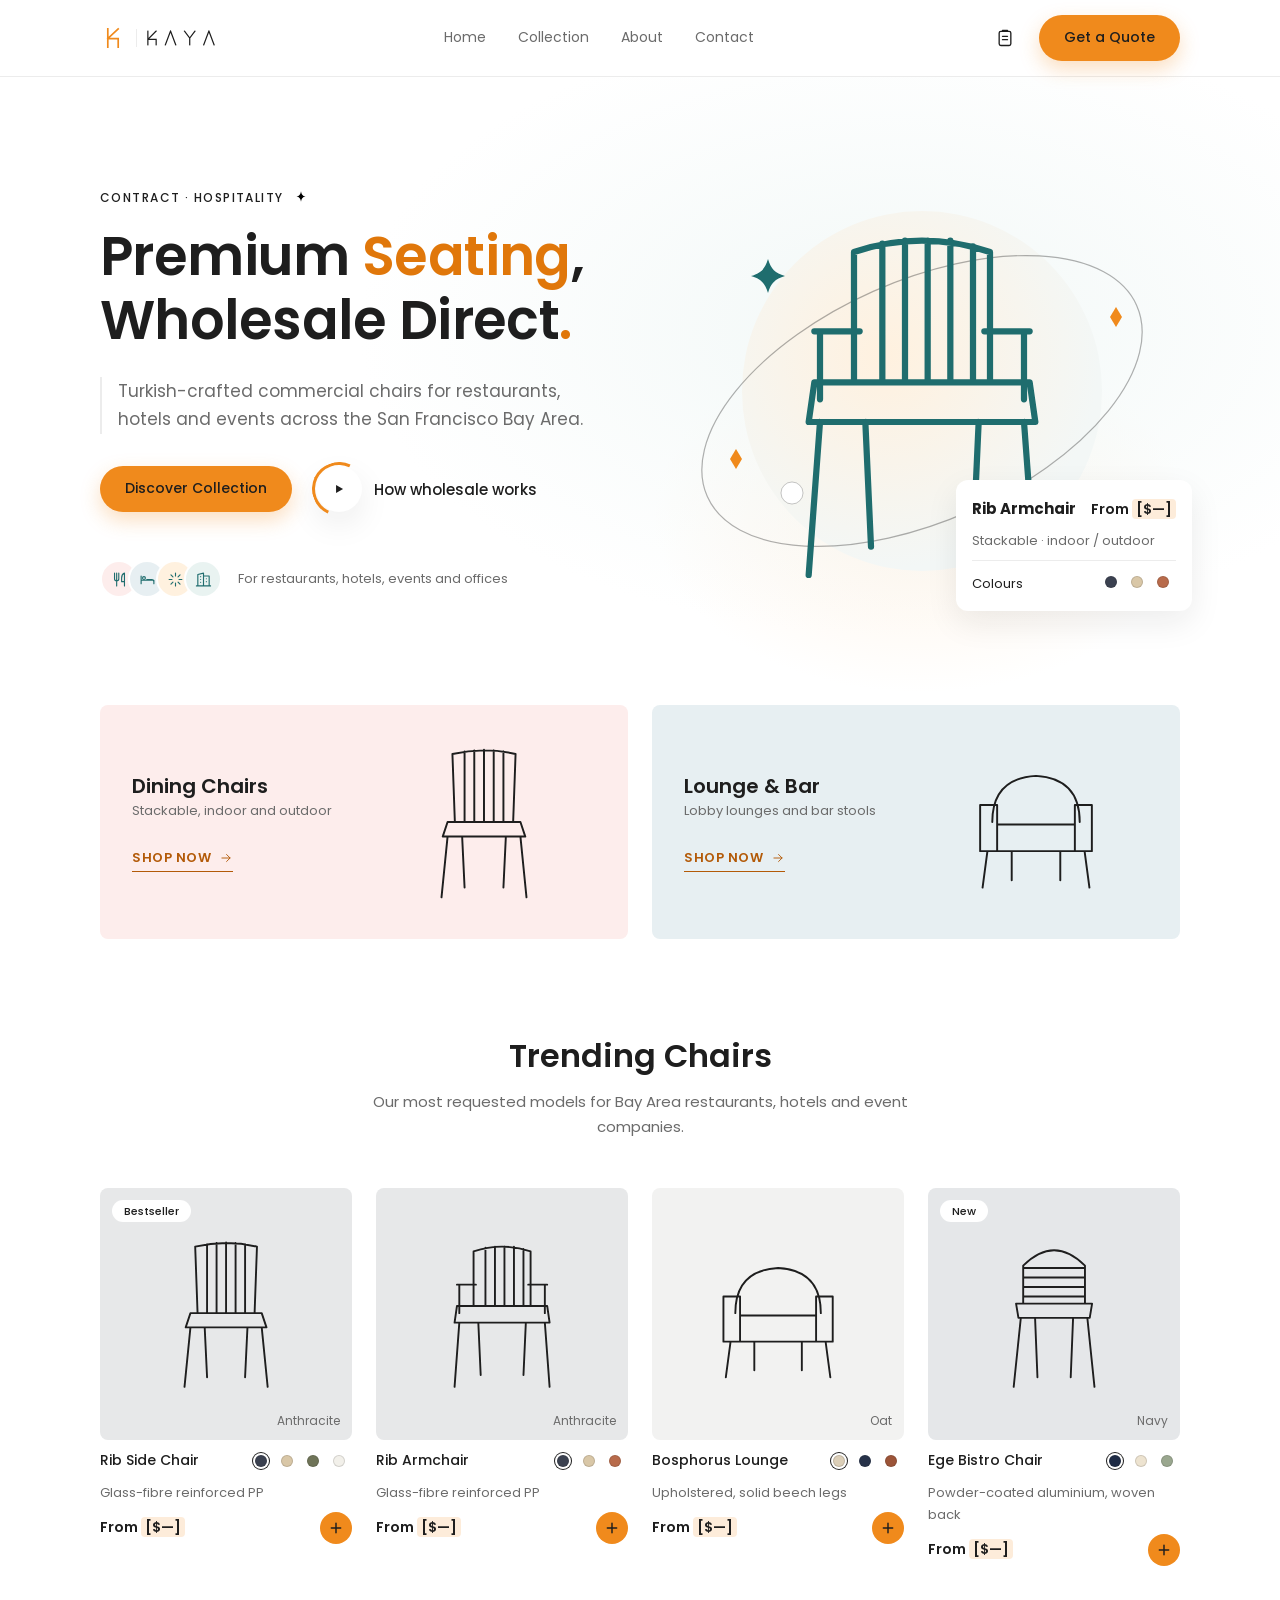
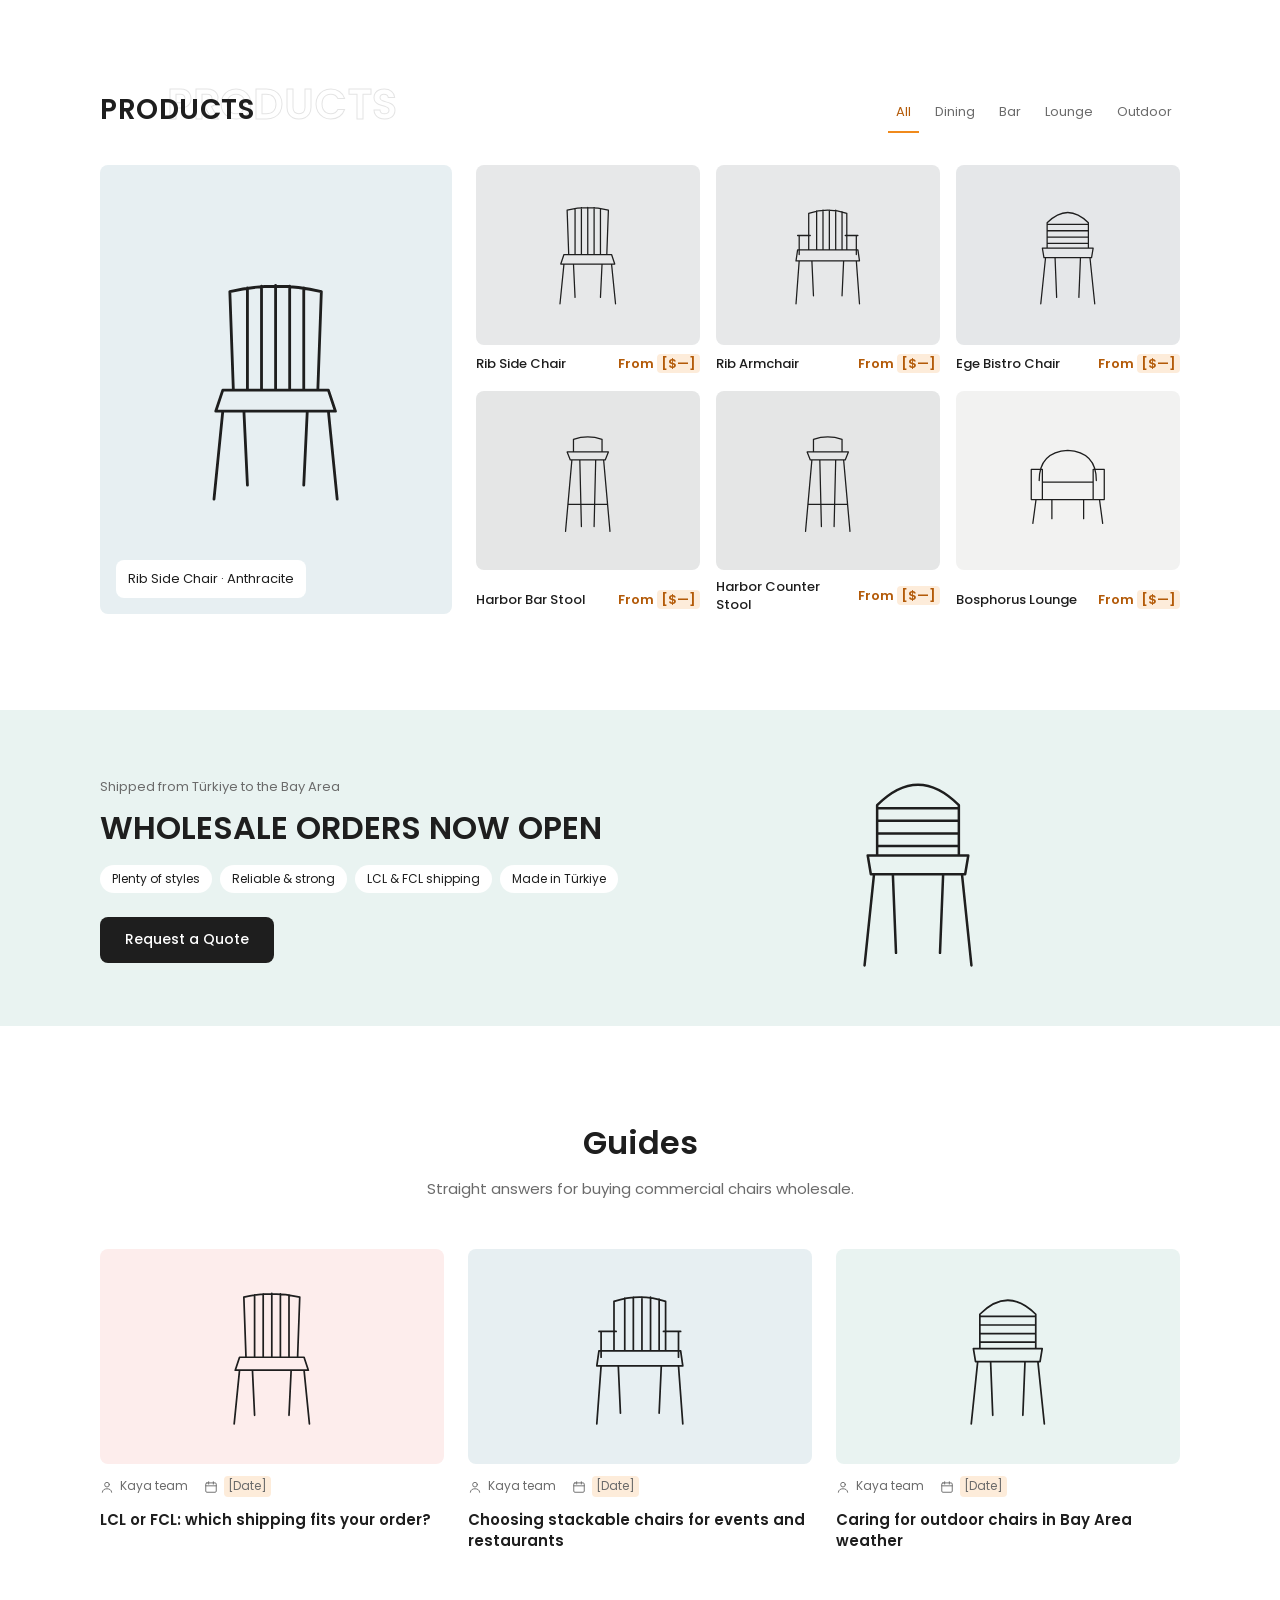
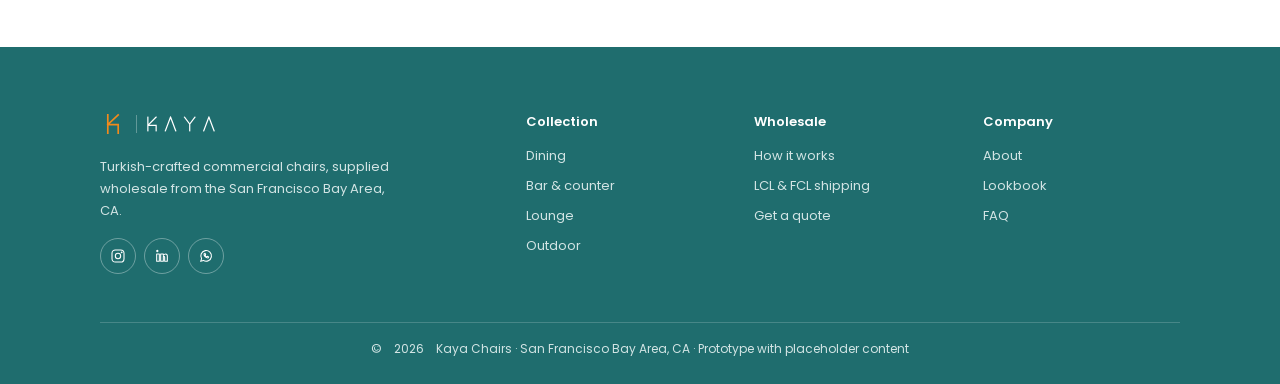
<file: kaya-chairs/index.html>
<!DOCTYPE html>
<html lang="en">
<head>
<meta charset="UTF-8">
<meta name="viewport" content="width=device-width, initial-scale=1.0, viewport-fit=cover">
<title>Kaya Chairs — Premium seating, wholesale direct</title>
<meta name="description" content="Turkish-crafted commercial chairs, supplied wholesale from the San Francisco Bay Area.">
<link rel="icon" href="data:image/svg+xml,<svg%20xmlns='http://www.w3.org/2000/svg'%20viewBox='0%200%2040%2040'><rect%20width='40'%20height='40'%20rx='10'%20fill='%23F08A1C'/><g%20fill='none'%20stroke='%231E1E1E'%20stroke-width='3'%20stroke-linecap='square'><path%20d='M12%206V34M12%2021%2028%206M12%2021H28V34'/></g></svg>">
<link rel="preconnect" href="https://fonts.googleapis.com">
<link rel="preconnect" href="https://fonts.gstatic.com" crossorigin>
<link href="https://fonts.googleapis.com/css2?family=Poppins:wght@400;500;600;700&display=swap" rel="stylesheet">
<link rel="stylesheet" href="assets/kc.css">
</head>
<body>
<a class="skip" href="#main">Skip to content</a>
<svg width="0" height="0" style="position:absolute" aria-hidden="true"><symbol id="i-arrow" viewBox="0 0 24 24"><path d="M5 12h14M13 6l6 6-6 6"/></symbol><symbol id="i-menu" viewBox="0 0 24 24"><path d="M3 7h18M3 12h18M3 17h18"/></symbol><symbol id="i-close" viewBox="0 0 24 24"><path d="M6 6l12 12M18 6 6 18"/></symbol><symbol id="i-plus" viewBox="0 0 24 24"><path d="M12 5v14M5 12h14"/></symbol><symbol id="i-check" viewBox="0 0 24 24"><path d="M20 6 9 17l-5-5"/></symbol><symbol id="i-pause" viewBox="0 0 24 24"><path d="M9 5v14M15 5v14"/></symbol><symbol id="i-play" viewBox="0 0 24 24"><path d="M7 5l12 7-12 7z"/></symbol><symbol id="i-pin" viewBox="0 0 24 24"><path d="M12 22s7-6.5 7-12a7 7 0 0 0-14 0c0 5.5 7 12 7 12z"/><circle cx="12" cy="10" r="2.5"/></symbol><symbol id="i-phone" viewBox="0 0 24 24"><path d="M5 3h4l2 5-2.5 1.5a11 11 0 0 0 6 6L16 13l5 2v4a2 2 0 0 1-2 2A16 16 0 0 1 3 5a2 2 0 0 1 2-2z"/></symbol><symbol id="i-mail" viewBox="0 0 24 24"><path d="M3 5h18v14H3z"/><path d="m3 6 9 7 9-7"/></symbol><symbol id="i-clock" viewBox="0 0 24 24"><circle cx="12" cy="12" r="9"/><path d="M12 7v5l3 2"/></symbol><symbol id="i-home" viewBox="0 0 24 24"><path d="M3 11l9-7 9 7v9H3z"/><path d="M9 20v-6h6v6"/></symbol><symbol id="i-utensils" viewBox="0 0 24 24"><path d="M5 3v8a3 3 0 0 0 6 0V3M8 3v18M19 15V3c-2.5 1-4 3.5-4 7v5h4zm0 0v6"/></symbol><symbol id="i-bed" viewBox="0 0 24 24"><path d="M3 18V7M3 13h18v5M21 18v-3a3 3 0 0 0-3-3h-7v1"/><circle cx="7" cy="10" r="2"/></symbol><symbol id="i-spark" viewBox="0 0 24 24"><path d="M12 3v4M12 17v4M3 12h4M17 12h4M5.6 5.6l2.8 2.8M15.6 15.6l2.8 2.8M5.6 18.4l2.8-2.8M15.6 8.4l2.8-2.8"/></symbol><symbol id="i-building" viewBox="0 0 24 24"><path d="M4 21V5l8-2v18M12 7h8v14M8 8h.01M8 12h.01M8 16h.01M16 11h.01M16 15h.01M2 21h20"/></symbol><symbol id="i-container" viewBox="0 0 24 24"><path d="M2 7h20v11H2z"/><path d="M6 7v11M10 7v11M14 7v11M18 7v11"/></symbol><symbol id="i-shield" viewBox="0 0 24 24"><path d="M12 3 5 6v6c0 4.5 3 7.5 7 9 4-1.5 7-4.5 7-9V6z"/><path d="m9 12 2 2 4-4"/></symbol><symbol id="i-factory" viewBox="0 0 24 24"><path d="M2 21V10l6 4V10l6 4V6l8 4v11z"/><path d="M6 17h2M11 17h2M16 17h2"/></symbol><symbol id="i-handshake" viewBox="0 0 24 24"><path d="M2 12l4-4 4 2 4-3 4 3 4 2M6 8v6l5 5 2-2M13 17l2 2 3-3M10 14l2 2"/></symbol><symbol id="i-layers" viewBox="0 0 24 24"><path d="M12 3 2 8l10 5 10-5z"/><path d="M2 13l10 5 10-5"/></symbol><symbol id="i-clipboard" viewBox="0 0 24 24"><rect x="5" y="4" width="14" height="17" rx="2"/><path d="M9 4V3h6v1M9 10h6M9 14h6"/></symbol><symbol id="i-sparkle" viewBox="0 0 24 24"><path d="M12 3c.5 4 2 6.5 6 7-4 .5-5.5 3-6 7-.5-4-2-6.5-6-7 4-.5 5.5-3 6-7z"/></symbol><symbol id="i-calendar" viewBox="0 0 24 24"><rect x="3" y="5" width="18" height="16" rx="2"/><path d="M8 3v4M16 3v4M3 10h18"/></symbol><symbol id="i-user" viewBox="0 0 24 24"><circle cx="12" cy="8" r="4"/><path d="M4 21c0-4 4-6 8-6s8 2 8 6"/></symbol><symbol id="i-insta" viewBox="0 0 24 24"><rect x="3" y="3" width="18" height="18" rx="5"/><circle cx="12" cy="12" r="4"/><circle cx="17.5" cy="6.5" r=".6"/></symbol><symbol id="i-linkedin" viewBox="0 0 24 24"><path d="M4 9h4v11H4zM6 4.5a1 1 0 1 0 0 .1M10 9h4v2c1-1.5 2.2-2 3.5-2 2 0 2.5 1.5 2.5 3.5V20h-4v-6c0-1-.5-1.5-1.3-1.5S14 13 14 14v6h-4z"/></symbol><symbol id="i-whatsapp" viewBox="0 0 24 24"><path d="M4 20l1.4-4A8 8 0 1 1 8 18.6z"/><path d="M9 9c0 3 2.5 6 6 6l1-1.5-2-1-1 .8c-1-.4-2-1.4-2.3-2.3l.8-1-1-2z"/></symbol><symbol id="c-rib" viewBox="0 0 120 140"><path d="M34 14Q60 8 86 14L84 70H36ZM44 12V70M52 11V70M60 10.5V70M68 11V70M76 12V70M30 70H90L94 82H26ZM30 82L25 132M90 82L95 132M42 82L44 124M78 82L76 124"/></symbol><symbol id="c-arm" viewBox="0 0 120 140"><path d="M36 18Q60 10 84 18V64H36ZM46 15V64M54 14V64M62 14V64M70 14V64M78 16V64M22 46H38M82 46H98M24 46V70M96 46V70M22 64H98L100 78H20ZM24 78L20 132M96 78L100 132M40 78L42 122M80 78L78 122"/></symbol><symbol id="c-bistro" viewBox="0 0 120 140"><path d="M34 62V30Q60 4 86 30V62M35 32H85M34 40H86M34 48H86M34 56H86M28 62H92L90 74H30ZM32 74L26 132M88 74L94 132M44 74L46 124M76 74L74 124"/></symbol><symbol id="c-stool" viewBox="0 0 120 140"><path d="M42 34V18Q60 12 78 18V34M34 34H86L82 44H38ZM40 44L32 134M80 44L88 134M50 44L52 128M70 44L68 128M36 100H84"/></symbol><symbol id="c-lounge" viewBox="0 0 120 140"><path d="M24 70Q24 34 60 32Q96 34 96 70M14 56H28V94H14ZM92 56H106V94H92ZM28 72H92V94H28ZM20 94L16 124M100 94L104 124M40 94V118M80 94V118"/></symbol><symbol id="kaya-mark" viewBox="0 0 40 40"><g class="mark-stroke" stroke-width="2.6"><path d="M12 6V34M12 21 28 6M12 21H28V34"/></g></symbol><symbol id="kaya-word" viewBox="0 0 78 18"><g class="mark-stroke" stroke-width="1.4"><path d="M1 1V17M1 10.5 10.5 1M1 10.5H10.5V17"/><path d="M21 17 27 1 33 17"/><path d="M43 1 49 9 55 1M49 9V17"/><path d="M65 17 71 1 77 17"/></g></symbol></svg>
<header class="header">
  <div class="container header-inner">
    <a href="index.html" class="logo" aria-label="Kaya Chairs, home"><svg class="mono" viewBox="0 0 40 40" aria-hidden="true"><use href="#kaya-mark"/></svg><span class="logo-rule"></span><svg class="word" viewBox="0 0 78 18" aria-hidden="true"><use href="#kaya-word"/></svg></a>
    <nav class="nav" aria-label="Main"><a href="index.html">Home</a><a href="collection.html">Collection</a><a href="about.html">About</a><a href="contact.html">Contact</a></nav>
    <div class="header-end">
      <a href="contact.html" class="icon-link" aria-label="Your quote list"><svg class="i" aria-hidden="true"><use href="#i-clipboard"/></svg><span class="quote-count" hidden></span></a>
      <a href="contact.html" class="btn btn-orange">Get a Quote</a>
      <button class="menu-btn" id="menuBtn" type="button" aria-expanded="false" aria-controls="mobileMenu" aria-label="Open menu"><svg class="i" aria-hidden="true"><use href="#i-menu"/></svg></button>
    </div>
  </div>
  <nav class="mobile-menu" id="mobileMenu" aria-label="Mobile" hidden><a href="index.html">Home</a><a href="collection.html">Collection</a><a href="about.html">About</a><a href="contact.html">Contact</a><a href="contact.html">Get a Quote <span class="quote-count" hidden></span></a></nav>
</header>
<main id="main">

<section class="hero">
  <div class="container hero-grid">
    <div class="hero-copy">
      <span class="eyebrow">Contract · Hospitality <svg class="spark" aria-hidden="true"><use href="#i-sparkle"/></svg></span>
      <h1 class="h-display">Premium <span class="accent">Seating</span>,<br>Wholesale Direct<span class="accent">.</span></h1>
      <p class="lead">Turkish-crafted commercial chairs for restaurants, hotels and events across the San Francisco Bay Area.</p>
      <div class="hero-ctas">
        <a href="collection.html" class="btn btn-orange">Discover Collection</a>
        <a href="collection.html#wholesale" class="play"><span class="play-ring"><svg class="i" aria-hidden="true"><use href="#i-play"/></svg></span>How wholesale works</a>
      </div>
      <div class="proof">
        <ul aria-hidden="true"><li><svg class="i" aria-hidden="true"><use href="#i-utensils"/></svg></li><li><svg class="i" aria-hidden="true"><use href="#i-bed"/></svg></li><li><svg class="i" aria-hidden="true"><use href="#i-spark"/></svg></li><li><svg class="i" aria-hidden="true"><use href="#i-building"/></svg></li></ul>
        <p class="small muted">For restaurants, hotels, events and offices</p>
      </div>
    </div>
    <div class="hero-visual">
      <div class="glow"></div>
      <svg class="orbit" viewBox="0 0 500 500" aria-hidden="true">
        <ellipse cx="250" cy="260" rx="235" ry="120" transform="rotate(-24 250 260)" fill="none" stroke="#1E1E1E" stroke-opacity=".35" stroke-width="1.2"/>
        <path d="M58 318l6 -10 6 10 -6 10z" fill="#F08A1C"/><path d="M438 176l6-10 6 10-6 10z" fill="#F08A1C"/>
        <path d="M96 118c3 10 7 14 17 17-10 3-14 7-17 17-3-10-7-14-17-17 10-3 14-7 17-17z" fill="#1F6D6E"/>
        <circle cx="120" cy="352" r="11" fill="#FFFFFF" stroke="#1E1E1E" stroke-opacity=".25"/>
      </svg>
      <div class="hero-chair"><svg class="art" viewBox="0 0 120 140" aria-hidden="true"><use href="#c-arm"/></svg></div>
      <div class="float-card">
        <div class="row-sb"><strong>Rib Armchair</strong><span class="price">From <span class="ph">[$—]</span></span></div>
        <span class="small muted">Stackable · indoor / outdoor</span>
        <hr>
        <div class="row-sb"><span class="small">Colours</span><span class="swatches" aria-label="Anthracite, Sand, Terracotta"><i class="swatch" style="--tint-c:#3B4150"></i><i class="swatch" style="--tint-c:#D9C7A7"></i><i class="swatch" style="--tint-c:#B86B4B"></i></span></div>
      </div>
    </div>
  </div>
</section>

<section class="container cats" aria-label="Shop by type">
  <a class="cat pink" href="collection.html#dining">
    <div><h2 class="h3">Dining Chairs</h2><p class="small muted">Stackable, indoor and outdoor</p><span class="link">Shop now <svg class="i" aria-hidden="true"><use href="#i-arrow"/></svg></span></div>
    <svg class="art" viewBox="0 0 120 140" aria-hidden="true"><use href="#c-rib"/></svg>
  </a>
  <a class="cat blue" href="collection.html#lounge">
    <div><h2 class="h3">Lounge &amp; Bar</h2><p class="small muted">Lobby lounges and bar stools</p><span class="link">Shop now <svg class="i" aria-hidden="true"><use href="#i-arrow"/></svg></span></div>
    <svg class="art" viewBox="0 0 120 140" aria-hidden="true"><use href="#c-lounge"/></svg>
  </a>
</section>

<section class="section">
  <div class="container">
    <div class="section-title"><h2 class="h2">Trending Chairs</h2><p class="muted">Our most requested models for Bay Area restaurants, hotels and event companies.</p></div>
    <ul class="grid four" id="featured"></ul>
    <p class="small muted center" style="margin-top:var(--s5)" id="quoteStatus" role="status" aria-live="polite"></p>
  </div>
</section>

<section class="section" style="padding-top:0">
  <div class="container">
    <div class="section-head">
      <div class="ghost-wrap"><h2 class="ghost-title" data-ghost="Products">Products</h2></div>
      <div class="tabs" role="group" aria-label="Filter products">
        <button type="button" class="tab" data-f="all" aria-pressed="true">All</button>
        <button type="button" class="tab" data-f="dining" aria-pressed="false">Dining</button>
        <button type="button" class="tab" data-f="bar" aria-pressed="false">Bar</button>
        <button type="button" class="tab" data-f="lounge" aria-pressed="false">Lounge</button>
        <button type="button" class="tab" data-f="outdoor" aria-pressed="false">Outdoor</button>
      </div>
    </div>
    <div class="prod-block">
      <div class="prod-feature blue" id="prodFeature"></div>
      <ul class="mini-grid" id="miniGrid"></ul>
    </div>
  </div>
</section>

<section class="banner mint">
  <div class="container banner-inner">
    <div>
      <span class="small muted">Shipped from Türkiye to the Bay Area</span>
      <h2 class="h2" style="text-transform:uppercase;margin-top:var(--s2)">Wholesale orders now open</h2>
      <ul class="banner-points"><li>Plenty of styles</li><li>Reliable &amp; strong</li><li>LCL &amp; FCL shipping</li><li>Made in Türkiye</li></ul>
      <a href="contact.html" class="btn btn-dark">Request a Quote</a>
    </div>
    <svg class="art" viewBox="0 0 120 140" aria-hidden="true"><use href="#c-bistro"/></svg>
  </div>
</section>

<section class="section">
  <div class="container">
    <div class="section-title"><h2 class="h2">Guides</h2><p class="muted">Straight answers for buying commercial chairs wholesale.</p></div>
    <ul class="guides">
      <li><a class="guide" href="collection.html#shipping">
        <div class="guide-img pink"><svg class="art" viewBox="0 0 120 140" aria-hidden="true"><use href="#c-rib"/></svg></div>
        <div class="guide-meta"><span><svg class="i" aria-hidden="true"><use href="#i-user"/></svg> Kaya team</span><span><svg class="i" aria-hidden="true"><use href="#i-calendar"/></svg> <span class="ph">[Date]</span></span></div>
        <h3 class="h3">LCL or FCL: which shipping fits your order?</h3></a></li>
      <li><a class="guide" href="collection.html#dining">
        <div class="guide-img blue"><svg class="art" viewBox="0 0 120 140" aria-hidden="true"><use href="#c-arm"/></svg></div>
        <div class="guide-meta"><span><svg class="i" aria-hidden="true"><use href="#i-user"/></svg> Kaya team</span><span><svg class="i" aria-hidden="true"><use href="#i-calendar"/></svg> <span class="ph">[Date]</span></span></div>
        <h3 class="h3">Choosing stackable chairs for events and restaurants</h3></a></li>
      <li><a class="guide" href="contact.html#faq">
        <div class="guide-img mint"><svg class="art" viewBox="0 0 120 140" aria-hidden="true"><use href="#c-bistro"/></svg></div>
        <div class="guide-meta"><span><svg class="i" aria-hidden="true"><use href="#i-user"/></svg> Kaya team</span><span><svg class="i" aria-hidden="true"><use href="#i-calendar"/></svg> <span class="ph">[Date]</span></span></div>
        <h3 class="h3">Caring for outdoor chairs in Bay Area weather</h3></a></li>
    </ul>
  </div>
</section>

</main>
<footer class="footer">
  <div class="container">
    <div class="footer-grid">
      <div>
        <a href="index.html" class="logo" aria-label="Kaya Chairs, home"><svg class="mono" viewBox="0 0 40 40" aria-hidden="true"><use href="#kaya-mark"/></svg><span class="logo-rule"></span><svg class="word" viewBox="0 0 78 18" aria-hidden="true"><use href="#kaya-word"/></svg></a>
        <p>Turkish-crafted commercial chairs, supplied wholesale from the San Francisco Bay Area, CA.</p>
        <div class="socials"><a href="#" aria-label="Instagram (link coming)"><svg class="i" aria-hidden="true"><use href="#i-insta"/></svg></a><a href="#" aria-label="LinkedIn (link coming)"><svg class="i" aria-hidden="true"><use href="#i-linkedin"/></svg></a><a href="#" aria-label="WhatsApp (link coming)"><svg class="i" aria-hidden="true"><use href="#i-whatsapp"/></svg></a></div>
      </div>
      <div><span class="label">Collection</span><ul><li><a href="collection.html#dining">Dining</a></li><li><a href="collection.html#bar">Bar &amp; counter</a></li><li><a href="collection.html#lounge">Lounge</a></li><li><a href="collection.html#outdoor">Outdoor</a></li></ul></div>
      <div><span class="label">Wholesale</span><ul><li><a href="collection.html#wholesale">How it works</a></li><li><a href="collection.html#shipping">LCL &amp; FCL shipping</a></li><li><a href="contact.html">Get a quote</a></li></ul></div>
      <div><span class="label">Company</span><ul><li><a href="about.html">About</a></li><li><a href="about.html#lookbook">Lookbook</a></li><li><a href="contact.html#faq">FAQ</a></li></ul></div>
    </div>
    <div class="footer-bottom">© <span class="js-year"></span> Kaya Chairs · San Francisco Bay Area, CA · Prototype with placeholder content</div>
  </div>
</footer>
<script src="assets/kc.js"></script>
</body>
</html>
</file>
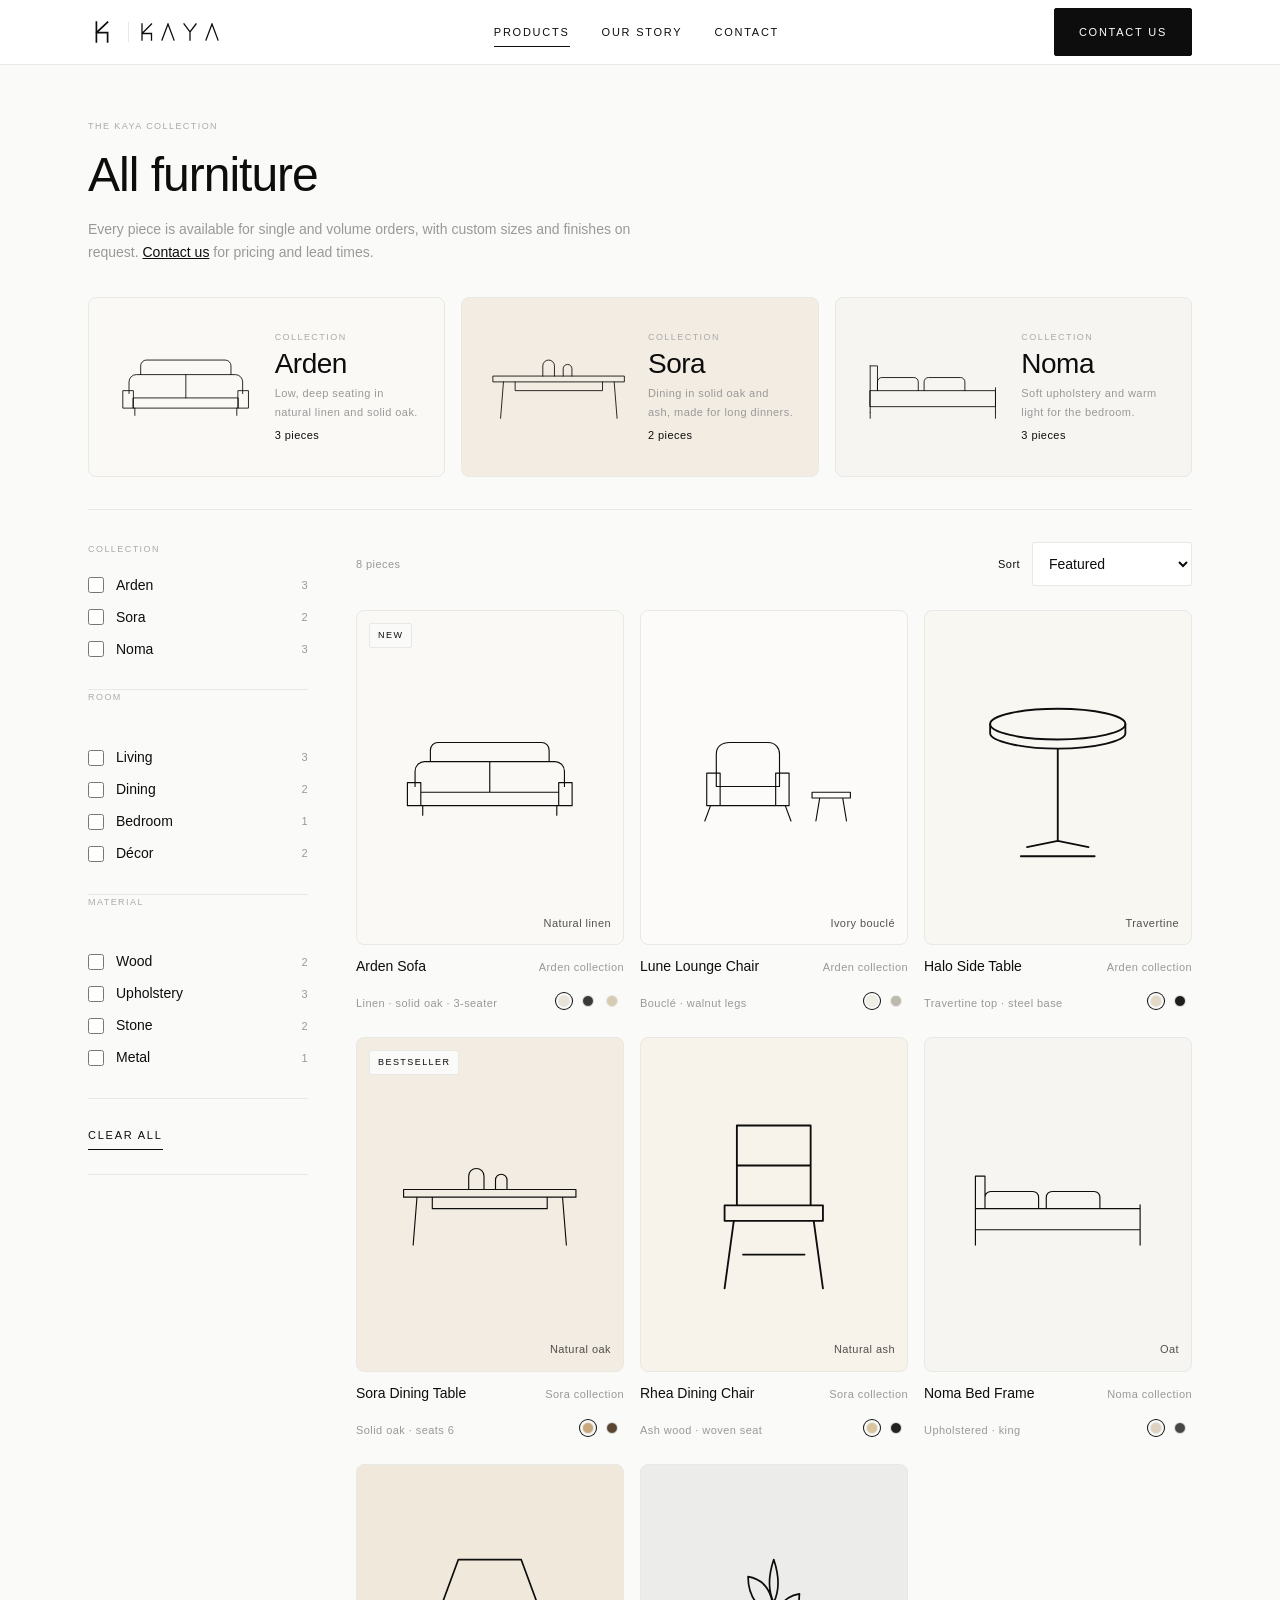
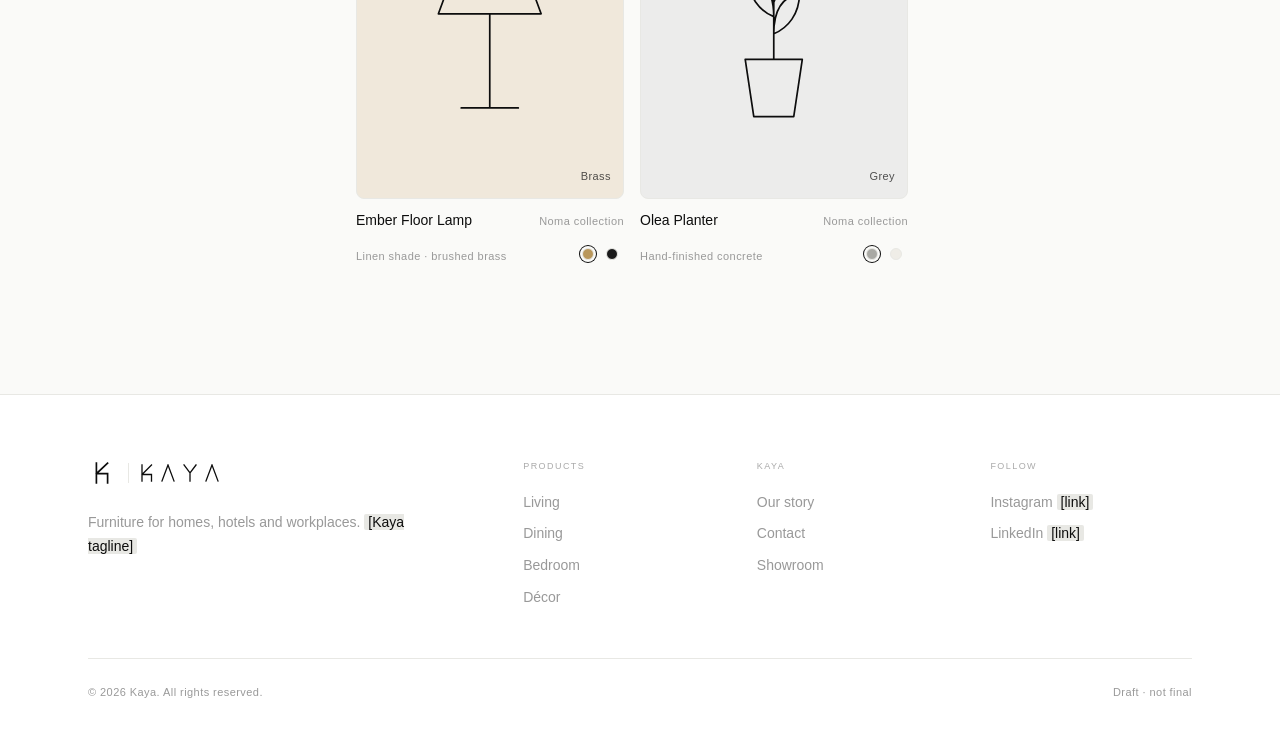
<file: site/index.html>
<!DOCTYPE html>
<html lang="en">
<head>
<meta charset="UTF-8">
<meta name="viewport" content="width=device-width, initial-scale=1.0">
<title>Products — Kaya</title>
<meta name="description" content="Browse the Kaya collection by room and material.">
<link rel="icon" href="data:image/svg+xml,<svg%20xmlns='http://www.w3.org/2000/svg'%20viewBox='0%200%2040%2040'><rect%20width='40'%20height='40'%20rx='6'%20fill='%230D0D0D'/><g%20fill='none'%20stroke='%23FFFFFF'%20stroke-width='2.8'%20stroke-linecap='square'><path%20d='M12%206V34M12%2021%2028%206M12%2021H28V34'/></g></svg>">
<link rel="stylesheet" href="assets/kaya.css">
</head>
<body>
<a class="skip" href="#main">Skip to content</a>
<svg width="0" height="0" style="position:absolute" aria-hidden="true">
  <symbol id="i-arrow" viewBox="0 0 24 24"><path d="M5 12h14M13 6l6 6-6 6"/></symbol>
  <symbol id="i-menu" viewBox="0 0 24 24"><path d="M3 7h18M3 12h18M3 17h18"/></symbol>
  <symbol id="i-close" viewBox="0 0 24 24"><path d="M6 6l12 12M18 6 6 18"/></symbol>
  <symbol id="i-plus" viewBox="0 0 24 24"><path d="M12 5v14M5 12h14"/></symbol>
  <symbol id="i-search" viewBox="0 0 24 24"><circle cx="11" cy="11" r="7"/><path d="m20 20-4-4"/></symbol>
  <symbol id="i-filter" viewBox="0 0 24 24"><path d="M4 6h16M7 12h10M10 18h4"/></symbol>
  <symbol id="i-truck" viewBox="0 0 24 24"><path d="M3 6h11v10H3zM14 10h4l3 3v3h-7"/><circle cx="7" cy="17.5" r="1.5"/><circle cx="17" cy="17.5" r="1.5"/></symbol>
  <symbol id="i-shield" viewBox="0 0 24 24"><path d="M12 3 5 6v6c0 4.5 3 7.5 7 9 4-1.5 7-4.5 7-9V6z"/><path d="m9 12 2 2 4-4"/></symbol>
  <symbol id="i-ruler" viewBox="0 0 24 24"><path d="M3 17 17 3l4 4L7 21z"/><path d="m7 13 2 2M10 10l2 2M13 7l2 2"/></symbol>
  <symbol id="i-box" viewBox="0 0 24 24"><path d="M3 7l9-4 9 4v10l-9 4-9-4z"/><path d="M3 7l9 4 9-4M12 11v10"/></symbol>
  <symbol id="i-tag" viewBox="0 0 24 24"><path d="M3 12V3h9l9 9-9 9z"/><circle cx="7.5" cy="7.5" r="1.5"/></symbol>
  <symbol id="i-user" viewBox="0 0 24 24"><circle cx="12" cy="8" r="4"/><path d="M4 21c0-4 4-6 8-6s8 2 8 6"/></symbol>
  <symbol id="i-leaf" viewBox="0 0 24 24"><path d="M11 20A7 7 0 0 1 9.8 6.1C15.5 5 17 4.5 19 2c1 2 2 4.2 2 8 0 5.5-4.8 10-10 10Z"/><path d="M2 21c0-3 1.9-5.4 5.1-6C9.5 14.5 12 13 13 12"/></symbol>
  <symbol id="i-hand" viewBox="0 0 24 24"><path d="M8 13V5a1.5 1.5 0 0 1 3 0v6M11 11V4a1.5 1.5 0 0 1 3 0v7M14 11V5.5a1.5 1.5 0 0 1 3 0V14c0 4-2.5 7-6.5 7S5 18.5 4 16l-1.5-3.5a1.5 1.5 0 0 1 2.6-1.4L8 14"/></symbol>
  <symbol id="i-pin" viewBox="0 0 24 24"><path d="M12 22s7-6.5 7-12a7 7 0 0 0-14 0c0 5.5 7 12 7 12z"/><circle cx="12" cy="10" r="2.5"/></symbol>
  <symbol id="i-phone" viewBox="0 0 24 24"><path d="M5 3h4l2 5-2.5 1.5a11 11 0 0 0 6 6L16 13l5 2v4a2 2 0 0 1-2 2A16 16 0 0 1 3 5a2 2 0 0 1 2-2z"/></symbol>
  <symbol id="i-mail" viewBox="0 0 24 24"><path d="M3 5h18v14H3z"/><path d="m3 6 9 7 9-7"/></symbol>
  <symbol id="i-clock" viewBox="0 0 24 24"><circle cx="12" cy="12" r="9"/><path d="M12 7v5l3 2"/></symbol>
  <symbol id="i-check" viewBox="0 0 24 24"><path d="M20 6 9 17l-5-5"/></symbol>
  <!-- Placeholder furniture line drawings (stand-ins for photography) -->
  <symbol id="sofa" viewBox="0 0 200 110"><path d="M22 64V48a10 10 0 0 1 10-10h136a10 10 0 0 1 10 10v16M38 38V26a8 8 0 0 1 8-8h108a8 8 0 0 1 8 8v12M14 60h14v24H14zM172 60h14v24h-14zM28 70h144v14H28zM100 38v32M30 84v10M170 84v10"/></symbol>
  <symbol id="chair" viewBox="0 0 120 130"><path d="M36 14h48v52H36zM28 66h64v10H28zM34 76l-6 44M86 76l6 44M40 98h40M36 40h48"/></symbol>
  <symbol id="table" viewBox="0 0 200 110"><path d="M10 40h180v8H10zM24 48l-4 50M176 48l4 50M40 48v12h120V48"/><path d="M78 40V26a8 8 0 0 1 16 0v14M106 40V30a6 6 0 0 1 12 0v10"/></symbol>
  <symbol id="lamp" viewBox="0 0 120 140"><path d="M38 20h44l14 38H24zM60 58v62M40 124h40M60 120v4"/></symbol>
  <symbol id="bed" viewBox="0 0 200 110"><path d="M14 90V26M186 90V56M14 60h172v22H14zM24 60V48a6 6 0 0 1 6-6h44a6 6 0 0 1 6 6v12M88 60V48a6 6 0 0 1 6-6h44a6 6 0 0 1 6 6v12M14 26h10v34M14 90v8M186 90v8"/></symbol>
  <symbol id="side" viewBox="0 0 120 130"><ellipse cx="60" cy="30" rx="44" ry="10"/><path d="M16 30v6c0 5 20 10 44 10s44-5 44-10v-6M60 46v60M36 116h48M40 110l20-4 20 4"/></symbol>
  <symbol id="lounge" viewBox="0 0 200 110"><path d="M40 30c0-8 6-12 14-12h40c8 0 12 6 12 12v34H40zM30 50h14v34H30zM102 50h14v34h-14zM44 64h58v20H44zM34 84l-6 16M112 84l6 16M140 70h40v6h-40zM148 76l-4 24M172 76l4 24"/></symbol>
  <symbol id="plant" viewBox="0 0 120 140"><path d="M40 90h40l-6 40H46zM60 90V50M60 60c-10-4-18-14-18-28 12 2 18 12 18 28zM60 72c10-4 18-14 18-28-12 2-18 12-18 28zM60 50c-4-8-4-18 0-30 4 12 4 22 0 30z"/></symbol>
  <symbol id="workshop" viewBox="0 0 200 120"><path d="M10 100h180M30 100V60h60v40M30 60l30-24 30 24M120 100V40h50v60M120 56h50M120 72h50M130 40V28h30v12M50 100V78h20v22"/></symbol>

  <symbol id="kaya-mark" viewBox="0 0 40 40"><g fill="none" stroke="currentColor" stroke-width="2.4" stroke-linecap="square" stroke-linejoin="miter"><path d="M12 6V34M12 21 28 6M12 21H28V34"/></g></symbol>
  <symbol id="kaya-word" viewBox="0 0 78 18"><g fill="none" stroke="currentColor" stroke-width="1.3" stroke-linecap="square" stroke-linejoin="miter"><path d="M1 1V17M1 10.5 10.5 1M1 10.5H10.5V17"/><path d="M21 17 27 1 33 17"/><path d="M43 1 49 9 55 1M49 9V17"/><path d="M65 17 71 1 77 17"/></g></symbol>
  <symbol id="kaya-arch" viewBox="0 0 40 48"><g fill="none" stroke="currentColor" stroke-width="1.6" stroke-linecap="square"><path d="M4 46V20a16 16 0 0 1 32 0v26z"/><g transform="translate(6 12) scale(.7)" stroke-width="3"><path d="M12 6V34M12 21 28 6M12 21H28V34"/></g></g></symbol>
</svg>
<header class="nav">
  <div class="container nav-inner">
    <a href="index.html" class="logo" aria-label="Kaya — home"><svg class="logo-mark" aria-hidden="true"><use href="#kaya-mark"/></svg><span class="logo-rule"></span><svg class="logo-word" aria-hidden="true"><use href="#kaya-word"/></svg></a>
    <nav aria-label="Main"><ul class="nav-links"><li><a href="index.html" aria-current="page">Products</a></li><li><a href="about.html">Our story</a></li><li><a href="contact.html">Contact</a></li></ul></nav>
    <div class="nav-end">
      <a href="contact.html" class="btn btn-primary">Contact us</a>
      <button class="icon-btn menu-btn" id="menuBtn" type="button" aria-expanded="false" aria-controls="mobileMenu" aria-label="Open menu"><svg class="icon" aria-hidden="true"><use href="#i-menu"/></svg></button>
    </div>
  </div>
  <nav class="mobile-menu" id="mobileMenu" aria-label="Mobile" hidden><a href="index.html" aria-current="page">Products</a><a href="about.html">Our story</a><a href="contact.html">Contact</a></nav>
</header>
<main id="main">

<div class="container">
  <header class="page-head">
    <span class="t-label">The Kaya collection</span>
    <h1 id="catalogTitle" style="margin-top:var(--s3)">All furniture</h1>
    <p class="t-body">Every piece is available for single and volume orders, with custom sizes and finishes on request. <a href="contact.html" class="ink" style="text-decoration:underline">Contact us</a> for pricing and lead times.</p>
    <ul class="collections" id="collections" aria-label="Collections"></ul>
  </header>
  <div class="catalog">
    <aside>
      <form class="filters" id="filters" aria-label="Filter pieces" onsubmit="return false">
        <fieldset id="fCol"><legend class="t-label">Collection</legend></fieldset>
        <fieldset id="fCat"><legend class="t-label">Room</legend></fieldset>
        <fieldset id="fMat"><legend class="t-label">Material</legend></fieldset>
        <fieldset><button type="button" class="link" id="clearFilters">Clear all</button></fieldset>
      </form>
    </aside>
    <div>
      <div class="toolbar">
        <button type="button" class="btn btn-ghost filters-toggle" id="filtersToggle" aria-expanded="false" aria-controls="filters"><svg class="icon icon-sm" aria-hidden="true"><use href="#i-filter"/></svg> Filters</button>
        <p class="t-small" id="resultCount" role="status" aria-live="polite"></p>
        <div class="field" style="grid-template-columns:auto 160px;align-items:center;gap:var(--s3)">
          <label for="sort" class="t-small">Sort</label>
          <select id="sort"><option value="featured">Featured</option><option value="az">Name A–Z</option><option value="za">Name Z–A</option></select>
        </div>
      </div>
      <ul class="grid-products cols-3" id="catalogGrid"></ul>
    </div>
  </div>
</div>

</main>
<footer>
  <div class="container">
    <div class="foot-grid">
      <div>
        <a href="index.html" class="logo" aria-label="Kaya — home"><svg class="logo-mark" aria-hidden="true"><use href="#kaya-mark"/></svg><span class="logo-rule"></span><svg class="logo-word" aria-hidden="true"><use href="#kaya-word"/></svg></a>
        <p class="t-body" style="margin-top:var(--s4);max-width:320px">Furniture for homes, hotels and workplaces. <span class="ph">[Kaya tagline]</span></p>
      </div>
      <div><span class="t-label">Products</span><ul class="t-body"><li><a href="index.html#living">Living</a></li><li><a href="index.html#dining">Dining</a></li><li><a href="index.html#bedroom">Bedroom</a></li><li><a href="index.html#decor">Décor</a></li></ul></div>
      <div><span class="t-label">Kaya</span><ul class="t-body"><li><a href="about.html">Our story</a></li><li><a href="contact.html">Contact</a></li><li><a href="contact.html">Showroom</a></li></ul></div>
      <div><span class="t-label">Follow</span><ul class="t-body"><li><a href="#">Instagram <span class="ph">[link]</span></a></li><li><a href="#">LinkedIn <span class="ph">[link]</span></a></li></ul></div>
    </div>
    <div class="foot-bottom t-small"><span>© <span class="js-year"></span> Kaya. All rights reserved.</span><span>Draft · not final</span></div>
  </div>
</footer>
<script src="assets/kaya.js"></script>
</body>
</html>
</file>
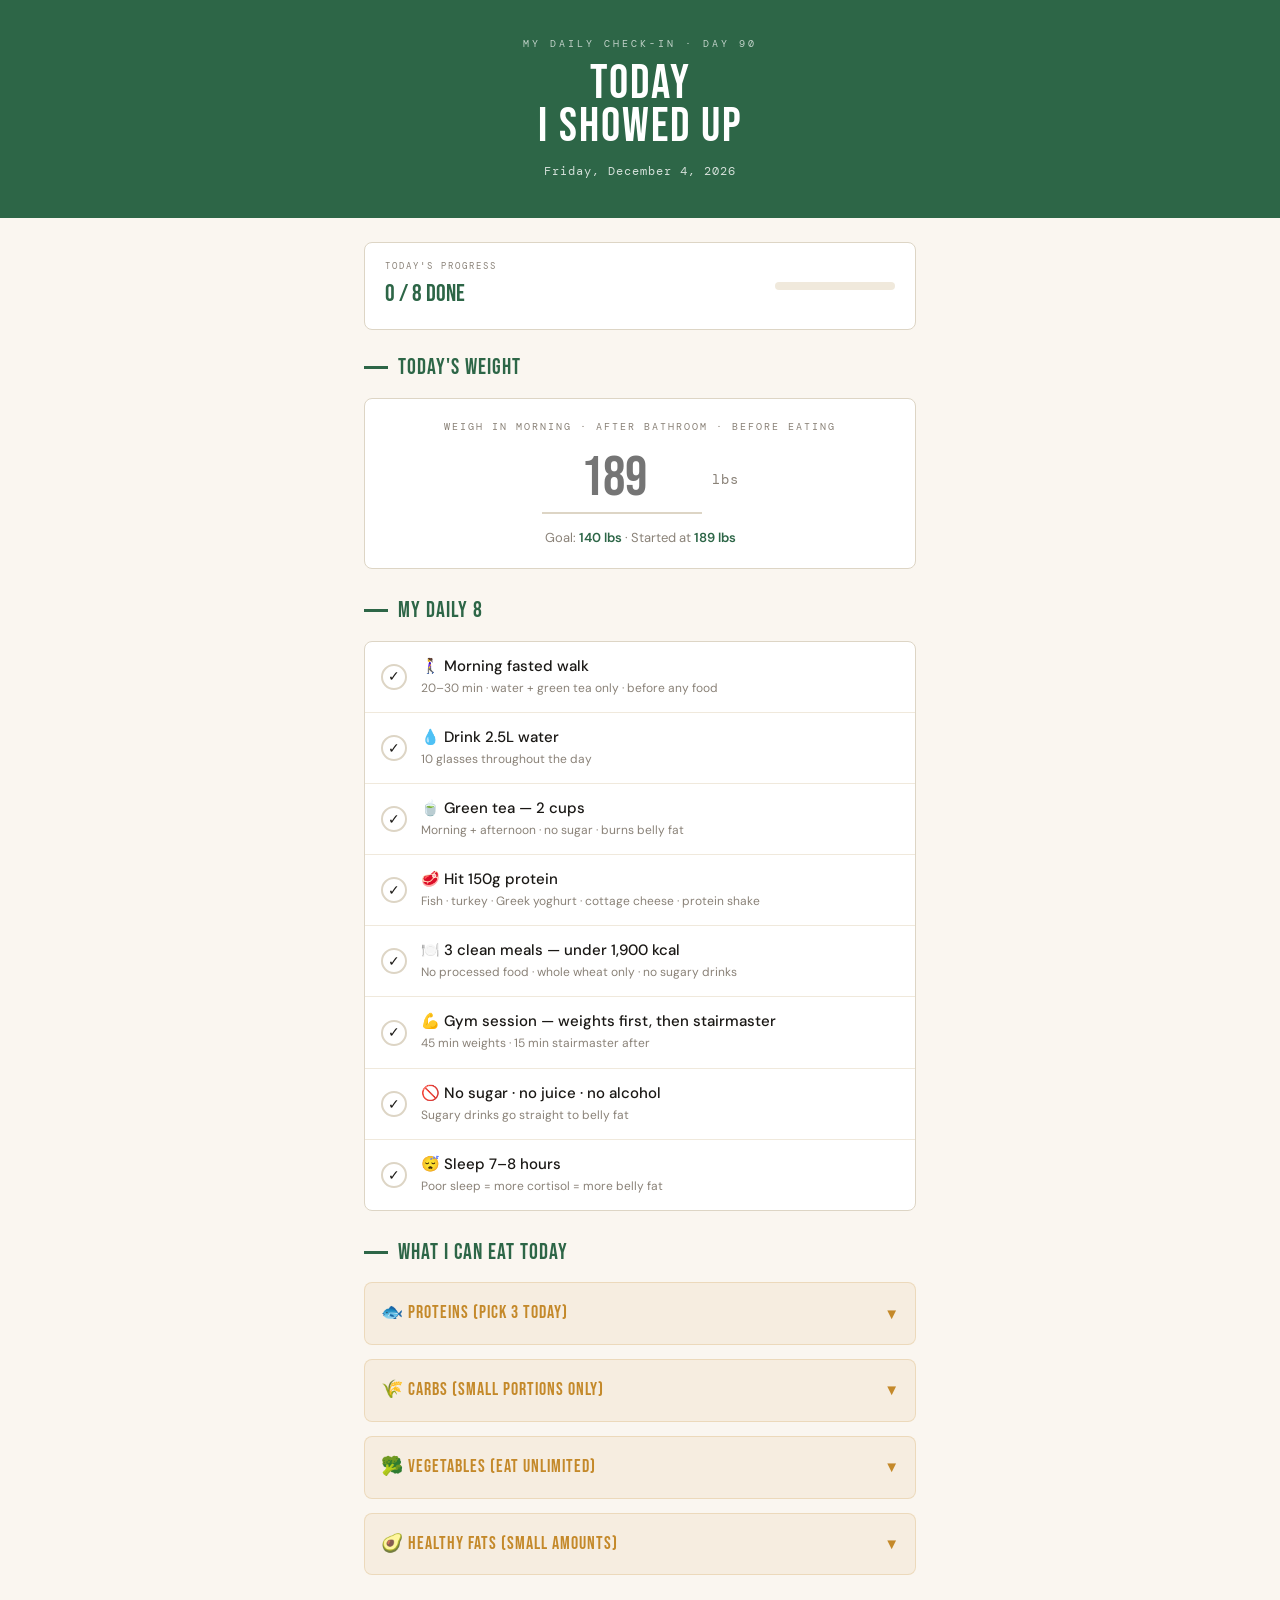
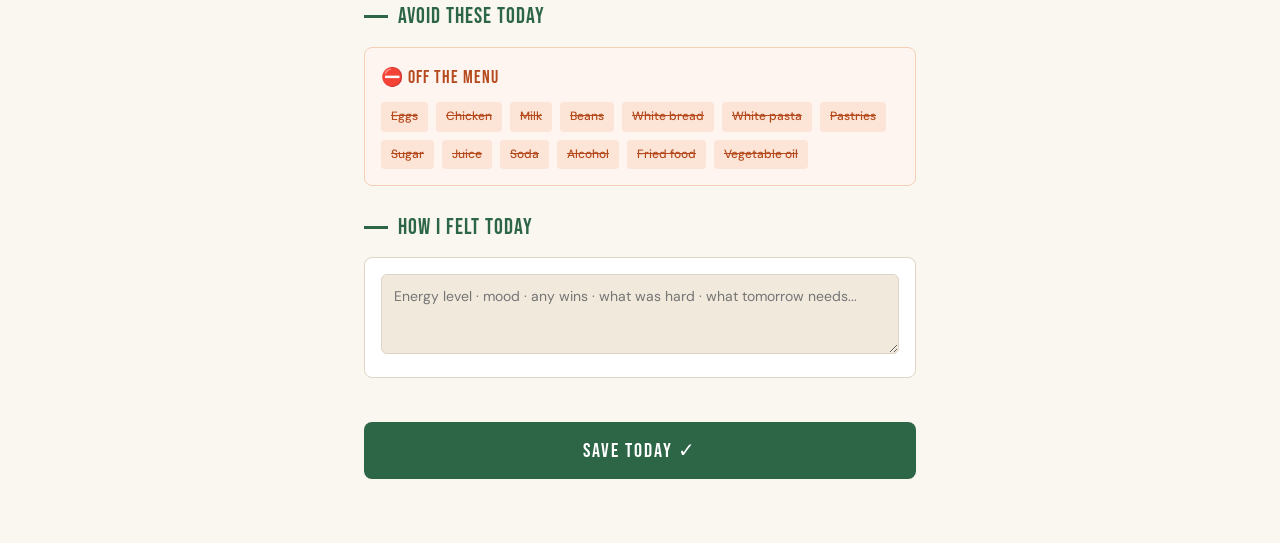
<file: index.html.html>
<!DOCTYPE html>
<html lang="en">
<head>
<meta charset="UTF-8">
<meta name="viewport" content="width=device-width, initial-scale=1.0">
<title>My Daily Check-In</title>
<link href="https://fonts.googleapis.com/css2?family=Bebas+Neue&family=DM+Sans:wght@300;400;500&family=DM+Mono:wght@400;500&display=swap" rel="stylesheet">
<style>
  :root {
    --bg: #faf6f0;
    --ink: #1a1815;
    --cream: #f0e9dc;
    --border: #ddd5c5;
    --green: #2d6647;
    --green-bg: rgba(45,102,71,0.08);
    --gold: #c4892a;
    --gold-bg: rgba(196,137,42,0.08);
    --muted: #8a8278;
    --white: #fff;
  }
  * { margin:0; padding:0; box-sizing:border-box; }
  body { background:var(--bg); color:var(--ink); font-family:'DM Sans',sans-serif; font-size:15px; line-height:1.6; padding-bottom:40px; }

  /* HEADER */
  .header {
    background:var(--green); color:var(--white);
    padding:36px 28px;
    text-align:center;
  }
  .header-tag {
    font-family:'DM Mono',monospace; font-size:10px;
    letter-spacing:3px; text-transform:uppercase;
    opacity:0.7; margin-bottom:10px;
  }
  .header-title {
    font-family:'Bebas Neue',sans-serif;
    font-size:48px; line-height:.9; letter-spacing:2px;
  }
  .header-date {
    margin-top:14px; font-family:'DM Mono',monospace;
    font-size:12px; letter-spacing:1px; opacity:0.8;
  }

  /* WRAP */
  .wrap { max-width:600px; margin:0 auto; padding:24px; }

  /* SECTION */
  .section { margin-bottom:24px; }
  .section-title {
    font-family:'Bebas Neue',sans-serif;
    font-size:22px; letter-spacing:1px;
    margin-bottom:12px; color:var(--green);
    display:flex; align-items:center; gap:10px;
  }
  .section-title::before {
    content:''; display:block;
    width:24px; height:3px; background:var(--green);
  }

  /* CHECKLIST CARD */
  .checklist {
    background:var(--white); border:1px solid var(--border);
    border-radius:8px; overflow:hidden;
  }
  .check-item {
    display:flex; align-items:center; gap:14px;
    padding:14px 16px;
    border-bottom:1px solid var(--cream);
    cursor:pointer;
    transition:background 0.15s;
  }
  .check-item:last-child { border-bottom:none; }
  .check-item:hover { background:var(--cream); }
  .check-item.checked { background:var(--green-bg); }
  .check-item.checked .item-text { text-decoration:line-through; color:var(--muted); }

  .check-circle {
    width:26px; height:26px;
    border:2px solid var(--border);
    border-radius:50%;
    flex-shrink:0;
    display:flex; align-items:center; justify-content:center;
    transition:all 0.2s;
    font-size:14px;
  }
  .check-item.checked .check-circle {
    background:var(--green);
    border-color:var(--green);
    color:white;
  }
  .item-content { flex:1; }
  .item-text {
    font-size:15px; font-weight:500;
    line-height:1.4;
  }
  .item-note {
    font-size:12px; color:var(--muted);
    margin-top:2px;
  }

  /* WEIGHT INPUT */
  .weight-card {
    background:var(--white); border:1px solid var(--border);
    border-radius:8px; padding:20px;
    text-align:center;
  }
  .weight-label {
    font-family:'DM Mono',monospace; font-size:10px;
    letter-spacing:2px; text-transform:uppercase;
    color:var(--muted); margin-bottom:10px;
  }
  .weight-input-wrap {
    display:flex; align-items:center; justify-content:center;
    gap:10px;
  }
  .weight-input {
    font-family:'Bebas Neue',sans-serif;
    font-size:56px; color:var(--green);
    background:transparent; border:none;
    text-align:center; width:160px;
    border-bottom:2px solid var(--border);
    outline:none;
  }
  .weight-input:focus { border-color:var(--green); }
  .weight-unit {
    font-family:'DM Mono',monospace; font-size:14px;
    color:var(--muted); letter-spacing:1px;
  }
  .weight-progress {
    margin-top:14px;
    font-size:13px; color:var(--muted);
  }
  .weight-progress span { color:var(--green); font-weight:600; }

  /* FOOD GUIDE */
  .food-toggle {
    background:var(--gold-bg); border:1px solid rgba(196,137,42,0.2);
    border-radius:8px; padding:16px;
    margin-bottom:14px; cursor:pointer;
  }
  .food-toggle-header {
    display:flex; justify-content:space-between; align-items:center;
  }
  .food-toggle-title {
    font-family:'Bebas Neue',sans-serif;
    font-size:18px; letter-spacing:1px;
    color:var(--gold);
  }
  .food-toggle-icon {
    color:var(--gold);
    transition:transform 0.2s;
  }
  .food-toggle.open .food-toggle-icon { transform:rotate(180deg); }
  .food-toggle-content {
    max-height:0; overflow:hidden;
    transition:max-height 0.3s ease;
  }
  .food-toggle.open .food-toggle-content { max-height:1000px; padding-top:14px; }
  .food-list { list-style:none; }
  .food-list li {
    padding:6px 0;
    font-size:13px; color:var(--ink);
    border-bottom:1px solid rgba(196,137,42,0.15);
  }
  .food-list li:last-child { border-bottom:none; }
  .food-list li strong { color:var(--gold); }

  /* AVOID LIST */
  .avoid-card {
    background:#fff5f0; border:1px solid #f5cfb6;
    border-radius:8px; padding:16px;
  }
  .avoid-title {
    font-family:'Bebas Neue',sans-serif; font-size:18px;
    color:#b54a1e; letter-spacing:1px; margin-bottom:10px;
  }
  .avoid-list {
    display:flex; flex-wrap:wrap; gap:8px;
  }
  .avoid-tag {
    background:#fce5d6; color:#b54a1e;
    font-size:12px; padding:5px 10px;
    border-radius:4px;
    text-decoration:line-through;
    font-weight:500;
  }

  /* NOTES */
  .notes-card {
    background:var(--white); border:1px solid var(--border);
    border-radius:8px; padding:16px;
  }
  .notes-textarea {
    width:100%; min-height:80px;
    background:var(--cream); border:1px solid var(--border);
    border-radius:6px; padding:12px;
    font-family:'DM Sans',sans-serif; font-size:14px;
    color:var(--ink); resize:vertical;
    outline:none;
  }
  .notes-textarea:focus { border-color:var(--green); }

  /* SAVE BUTTON */
  .save-btn {
    width:100%; padding:16px;
    background:var(--green); color:white;
    border:none; border-radius:8px;
    font-family:'Bebas Neue',sans-serif;
    font-size:20px; letter-spacing:2px;
    cursor:pointer; margin-top:20px;
    transition:opacity 0.15s;
  }
  .save-btn:hover { opacity:0.9; }
  .save-btn.saved { background:var(--gold); }

  /* PROGRESS RING */
  .progress-strip {
    background:var(--white); border:1px solid var(--border);
    border-radius:8px; padding:16px 20px;
    margin-bottom:20px;
    display:flex; justify-content:space-between; align-items:center;
  }
  .progress-info { flex:1; }
  .progress-label {
    font-family:'DM Mono',monospace; font-size:9px;
    letter-spacing:2px; text-transform:uppercase;
    color:var(--muted); margin-bottom:2px;
  }
  .progress-value {
    font-family:'Bebas Neue',sans-serif; font-size:24px;
    color:var(--green);
  }
  .progress-bar {
    width:120px; height:8px;
    background:var(--cream); border-radius:4px;
    overflow:hidden; margin-left:16px;
  }
  .progress-fill {
    height:100%; background:var(--green);
    transition:width 0.5s ease;
    width:0%;
  }
</style>
</head>
<body>

<!-- HEADER -->
<div class="header">
  <div class="header-tag">My Daily Check-In · Day <span id="dayCount">1</span></div>
  <div class="header-title">TODAY<br>I SHOWED UP</div>
  <div class="header-date" id="todayDate"></div>
</div>

<div class="wrap">

  <!-- PROGRESS -->
  <div class="progress-strip">
    <div class="progress-info">
      <div class="progress-label">Today's Progress</div>
      <div class="progress-value"><span id="completedCount">0</span> / 8 done</div>
    </div>
    <div class="progress-bar"><div class="progress-fill" id="progressFill"></div></div>
  </div>

  <!-- WEIGHT -->
  <div class="section">
    <div class="section-title">Today's Weight</div>
    <div class="weight-card">
      <div class="weight-label">Weigh in morning · after bathroom · before eating</div>
      <div class="weight-input-wrap">
        <input type="number" class="weight-input" id="weightInput" placeholder="189" step="0.1">
        <span class="weight-unit">lbs</span>
      </div>
      <div class="weight-progress">Goal: <span>140 lbs</span> · Started at <span>189 lbs</span></div>
    </div>
  </div>

  <!-- DAILY CHECKLIST -->
  <div class="section">
    <div class="section-title">My Daily 8</div>
    <div class="checklist">

      <div class="check-item" onclick="toggleCheck(this, 'walk')">
        <div class="check-circle">✓</div>
        <div class="item-content">
          <div class="item-text">🚶‍♀️ Morning fasted walk</div>
          <div class="item-note">20–30 min · water + green tea only · before any food</div>
        </div>
      </div>

      <div class="check-item" onclick="toggleCheck(this, 'water')">
        <div class="check-circle">✓</div>
        <div class="item-content">
          <div class="item-text">💧 Drink 2.5L water</div>
          <div class="item-note">10 glasses throughout the day</div>
        </div>
      </div>

      <div class="check-item" onclick="toggleCheck(this, 'tea')">
        <div class="check-circle">✓</div>
        <div class="item-content">
          <div class="item-text">🍵 Green tea — 2 cups</div>
          <div class="item-note">Morning + afternoon · no sugar · burns belly fat</div>
        </div>
      </div>

      <div class="check-item" onclick="toggleCheck(this, 'protein')">
        <div class="check-circle">✓</div>
        <div class="item-content">
          <div class="item-text">🥩 Hit 150g protein</div>
          <div class="item-note">Fish · turkey · Greek yoghurt · cottage cheese · protein shake</div>
        </div>
      </div>

      <div class="check-item" onclick="toggleCheck(this, 'meals')">
        <div class="check-circle">✓</div>
        <div class="item-content">
          <div class="item-text">🍽️ 3 clean meals — under 1,900 kcal</div>
          <div class="item-note">No processed food · whole wheat only · no sugary drinks</div>
        </div>
      </div>

      <div class="check-item" onclick="toggleCheck(this, 'gym')">
        <div class="check-circle">✓</div>
        <div class="item-content">
          <div class="item-text">💪 Gym session — weights first, then stairmaster</div>
          <div class="item-note">45 min weights · 15 min stairmaster after</div>
        </div>
      </div>

      <div class="check-item" onclick="toggleCheck(this, 'sugar')">
        <div class="check-circle">✓</div>
        <div class="item-content">
          <div class="item-text">🚫 No sugar · no juice · no alcohol</div>
          <div class="item-note">Sugary drinks go straight to belly fat</div>
        </div>
      </div>

      <div class="check-item" onclick="toggleCheck(this, 'sleep')">
        <div class="check-circle">✓</div>
        <div class="item-content">
          <div class="item-text">😴 Sleep 7–8 hours</div>
          <div class="item-note">Poor sleep = more cortisol = more belly fat</div>
        </div>
      </div>

    </div>
  </div>

  <!-- WHAT I CAN EAT -->
  <div class="section">
    <div class="section-title">What I Can Eat Today</div>

    <div class="food-toggle" onclick="toggleFood(this)">
      <div class="food-toggle-header">
        <div class="food-toggle-title">🐟 Proteins (pick 3 today)</div>
        <span class="food-toggle-icon">▼</span>
      </div>
      <div class="food-toggle-content">
        <ul class="food-list">
          <li><strong>Fish:</strong> Salmon · tuna · cod · tilapia · sardines</li>
          <li><strong>Turkey:</strong> ground turkey · turkey breast slices</li>
          <li><strong>Beef:</strong> lean ground beef 95% · steak (lean cut)</li>
          <li><strong>Greek yoghurt:</strong> plain · 0% or 2% fat · 200g serving</li>
          <li><strong>Cottage cheese:</strong> low fat · 200g serving</li>
          <li><strong>Protein powder:</strong> whey or plant based · 1 scoop</li>
          <li><strong>Tofu / tempeh:</strong> if you like them</li>
          <li><strong>Shrimp / prawns:</strong> grilled or sautéed</li>
        </ul>
      </div>
    </div>

    <div class="food-toggle" onclick="toggleFood(this)">
      <div class="food-toggle-header">
        <div class="food-toggle-title">🌾 Carbs (small portions only)</div>
        <span class="food-toggle-icon">▼</span>
      </div>
      <div class="food-toggle-content">
        <ul class="food-list">
          <li><strong>Sweet potato</strong> · best choice for fat loss</li>
          <li><strong>Brown rice</strong> · 100g cooked max</li>
          <li><strong>Quinoa</strong> · 100g cooked</li>
          <li><strong>Whole wheat bread</strong> · 1 slice max</li>
          <li><strong>Whole wheat pasta</strong> · 100g cooked max</li>
          <li><strong>Oats</strong> · 50g dry · breakfast only</li>
          <li><strong>Banana</strong> · 1 per day · before workout</li>
          <li><strong>Apple</strong> · best snack option</li>
        </ul>
      </div>
    </div>

    <div class="food-toggle" onclick="toggleFood(this)">
      <div class="food-toggle-header">
        <div class="food-toggle-title">🥦 Vegetables (eat unlimited)</div>
        <span class="food-toggle-icon">▼</span>
      </div>
      <div class="food-toggle-content">
        <ul class="food-list">
          <li><strong>Broccoli</strong> · best for visceral fat reduction</li>
          <li><strong>Spinach + mixed greens</strong> · fill half the plate</li>
          <li><strong>Bell peppers</strong> · all colors</li>
          <li><strong>Cucumber</strong> · great snack</li>
          <li><strong>Tomatoes</strong> · cherry or large</li>
          <li><strong>Cauliflower</strong> · roasted or steamed</li>
          <li><strong>Zucchini</strong> · grilled or sautéed</li>
          <li><strong>Asparagus · green beans · brussels sprouts</strong></li>
        </ul>
      </div>
    </div>

    <div class="food-toggle" onclick="toggleFood(this)">
      <div class="food-toggle-header">
        <div class="food-toggle-title">🥑 Healthy Fats (small amounts)</div>
        <span class="food-toggle-icon">▼</span>
      </div>
      <div class="food-toggle-content">
        <ul class="food-list">
          <li><strong>Avocado</strong> · 1/2 per day · directly targets belly fat</li>
          <li><strong>Olive oil</strong> · 1 tbsp for cooking or dressing</li>
          <li><strong>Almonds</strong> · 15g (small handful) max per day</li>
          <li><strong>Walnuts</strong> · 15g max per day</li>
          <li><strong>Chia seeds</strong> · 1 tbsp on yoghurt</li>
          <li><strong>Flax seeds</strong> · 1 tbsp · great fiber</li>
          <li><strong>Tahini</strong> · 1 tbsp on salad</li>
        </ul>
      </div>
    </div>
  </div>

  <!-- WHAT TO AVOID -->
  <div class="section">
    <div class="section-title">Avoid These Today</div>
    <div class="avoid-card">
      <div class="avoid-title">⛔ Off the menu</div>
      <div class="avoid-list">
        <span class="avoid-tag">Eggs</span>
        <span class="avoid-tag">Chicken</span>
        <span class="avoid-tag">Milk</span>
        <span class="avoid-tag">Beans</span>
        <span class="avoid-tag">White bread</span>
        <span class="avoid-tag">White pasta</span>
        <span class="avoid-tag">Pastries</span>
        <span class="avoid-tag">Sugar</span>
        <span class="avoid-tag">Juice</span>
        <span class="avoid-tag">Soda</span>
        <span class="avoid-tag">Alcohol</span>
        <span class="avoid-tag">Fried food</span>
        <span class="avoid-tag">Vegetable oil</span>
      </div>
    </div>
  </div>

  <!-- NOTES -->
  <div class="section">
    <div class="section-title">How I Felt Today</div>
    <div class="notes-card">
      <textarea class="notes-textarea" id="notes" placeholder="Energy level · mood · any wins · what was hard · what tomorrow needs..."></textarea>
    </div>
  </div>

  <!-- SAVE -->
  <button class="save-btn" id="saveBtn" onclick="saveDay()">SAVE TODAY ✓</button>

</div>

<script>
  // Set today's date
  const today = new Date();
  const opts = { weekday:'long', month:'long', day:'numeric', year:'numeric' };
  document.getElementById('todayDate').textContent = today.toLocaleDateString('en-US', opts);

  // Day count
  const startDate = new Date('2026-04-06'); // adjust to actual start
  const dayCount = Math.max(1, Math.floor((today - startDate) / (1000 * 60 * 60 * 24)) + 1);
  document.getElementById('dayCount').textContent = Math.min(dayCount, 90);

  // Load from storage
  const dateKey = today.toISOString().split('T')[0];
  const saved = localStorage.getItem('checkin_' + dateKey);
  let state = saved ? JSON.parse(saved) : { checks: {}, weight: '', notes: '' };

  // Apply saved state
  document.querySelectorAll('.check-item').forEach(item => {
    const id = item.getAttribute('onclick').match(/'(\w+)'/)[1];
    if (state.checks[id]) {
      item.classList.add('checked');
    }
  });
  if (state.weight) document.getElementById('weightInput').value = state.weight;
  if (state.notes) document.getElementById('notes').value = state.notes;
  updateProgress();

  function toggleCheck(el, id) {
    el.classList.toggle('checked');
    state.checks[id] = el.classList.contains('checked');
    updateProgress();
  }

  function toggleFood(el) {
    el.classList.toggle('open');
  }

  function updateProgress() {
    const total = document.querySelectorAll('.check-item').length;
    const done = document.querySelectorAll('.check-item.checked').length;
    document.getElementById('completedCount').textContent = done;
    document.getElementById('progressFill').style.width = (done/total*100) + '%';
  }

  function saveDay() {
    state.weight = document.getElementById('weightInput').value;
    state.notes = document.getElementById('notes').value;
    localStorage.setItem('checkin_' + dateKey, JSON.stringify(state));
    const btn = document.getElementById('saveBtn');
    btn.textContent = 'SAVED ✓';
    btn.classList.add('saved');
    setTimeout(() => {
      btn.textContent = 'SAVE TODAY ✓';
      btn.classList.remove('saved');
    }, 2000);
  }

  // Auto-save on weight + notes change
  document.getElementById('weightInput').addEventListener('change', () => {
    state.weight = document.getElementById('weightInput').value;
    localStorage.setItem('checkin_' + dateKey, JSON.stringify(state));
  });
  document.getElementById('notes').addEventListener('blur', () => {
    state.notes = document.getElementById('notes').value;
    localStorage.setItem('checkin_' + dateKey, JSON.stringify(state));
  });
</script>

</body>
</html>
</file>
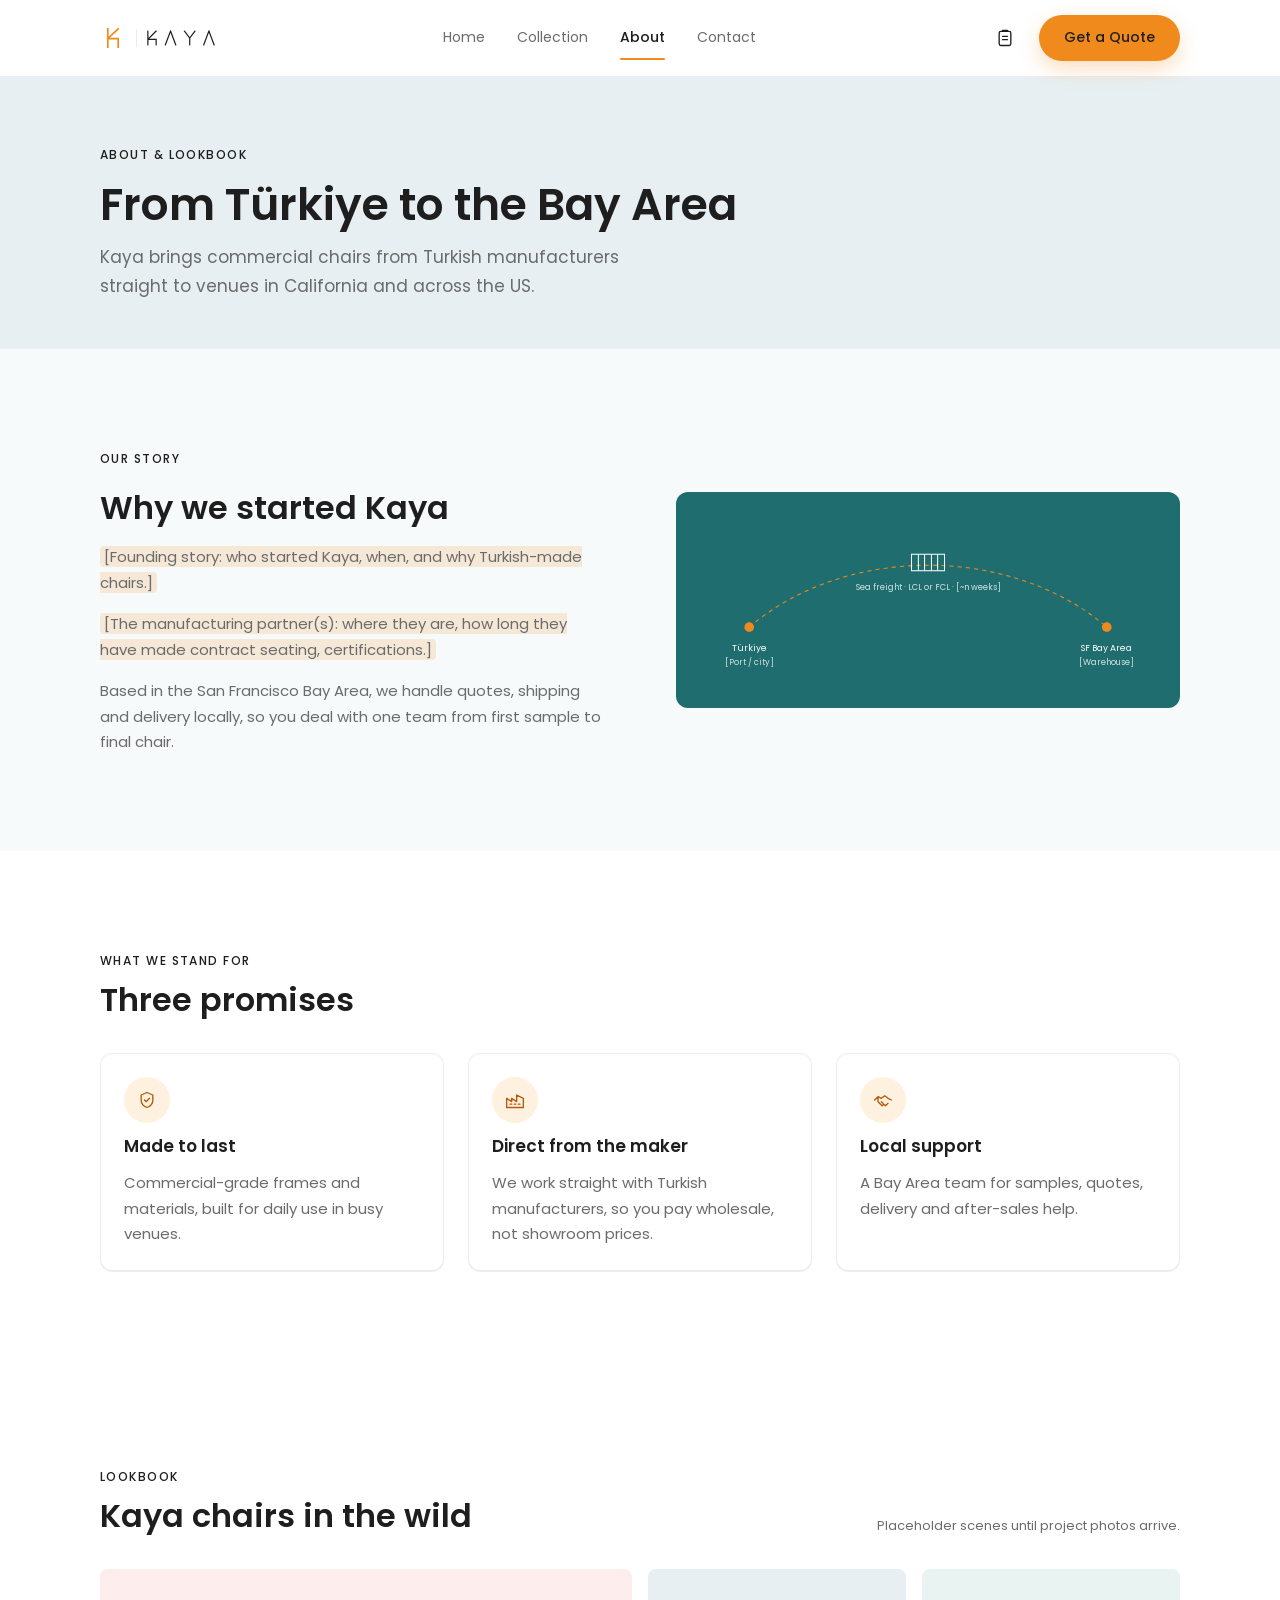
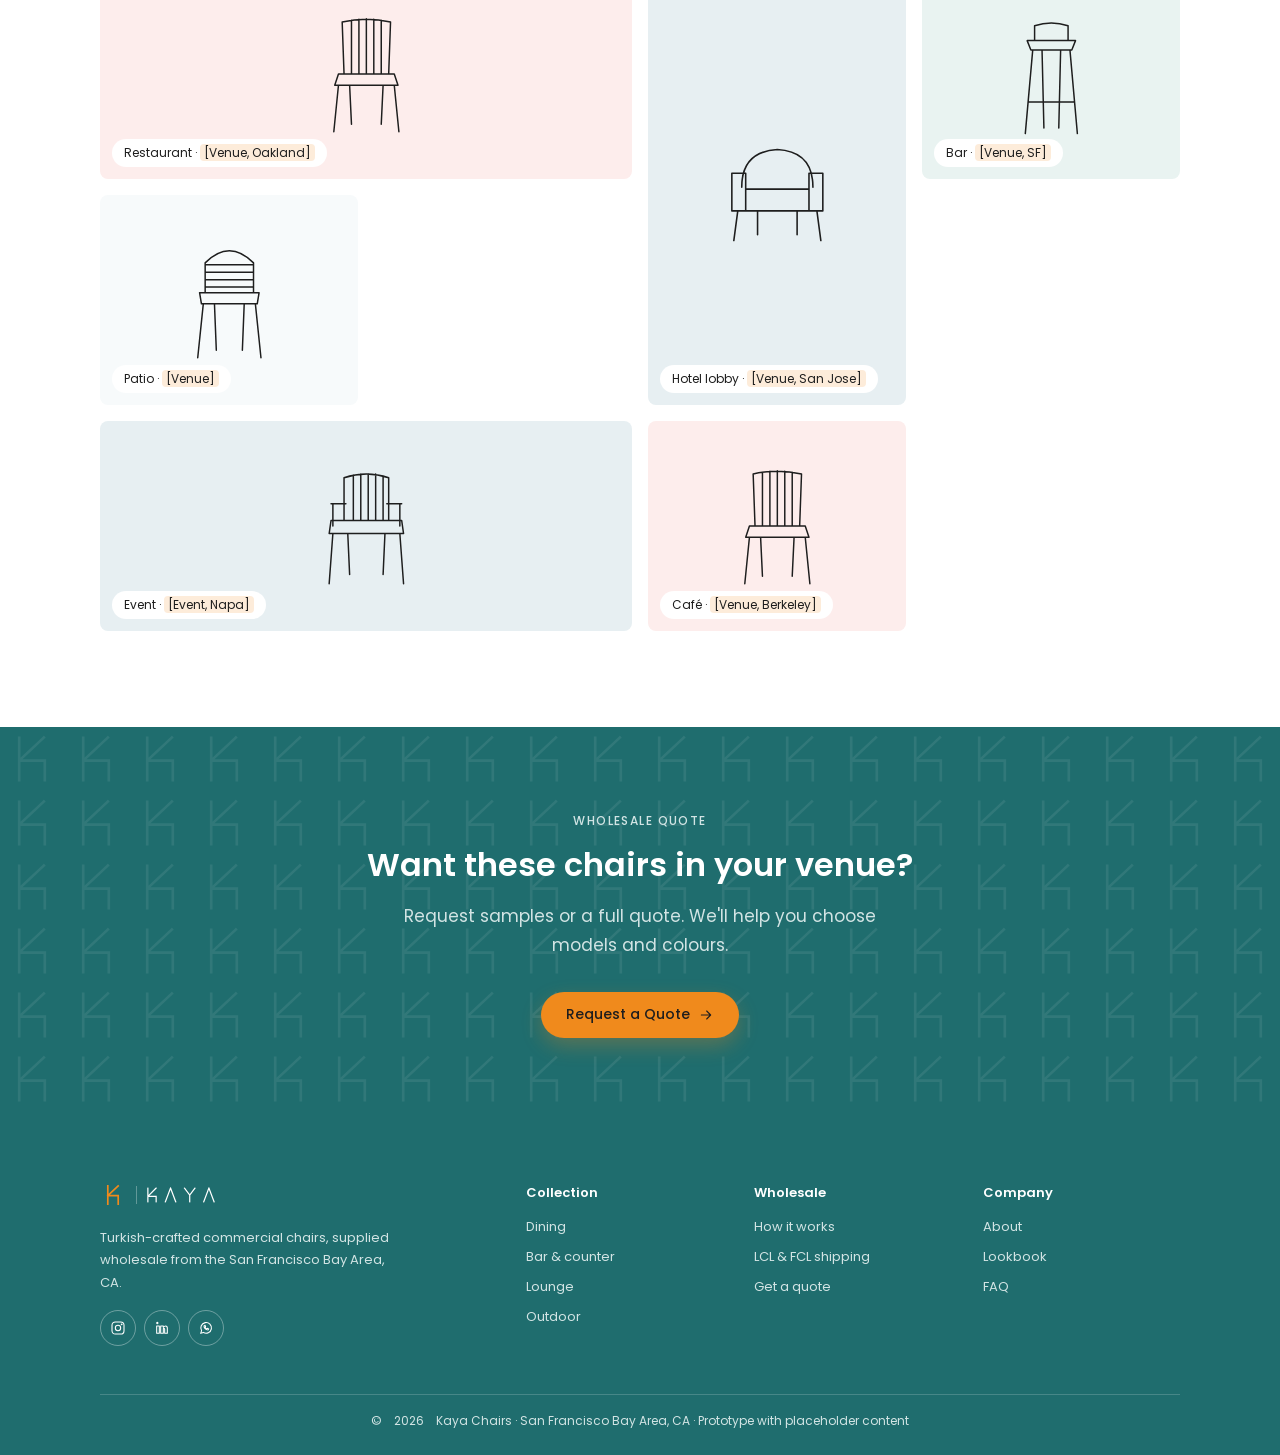
<file: kaya-chairs/about.html>
<!DOCTYPE html>
<html lang="en">
<head>
<meta charset="UTF-8">
<meta name="viewport" content="width=device-width, initial-scale=1.0, viewport-fit=cover">
<title>About & Lookbook — Kaya Chairs</title>
<meta name="description" content="Kaya brings Turkish-made commercial chairs to the San Francisco Bay Area.">
<link rel="icon" href="data:image/svg+xml,<svg%20xmlns='http://www.w3.org/2000/svg'%20viewBox='0%200%2040%2040'><rect%20width='40'%20height='40'%20rx='10'%20fill='%23F08A1C'/><g%20fill='none'%20stroke='%231E1E1E'%20stroke-width='3'%20stroke-linecap='square'><path%20d='M12%206V34M12%2021%2028%206M12%2021H28V34'/></g></svg>">
<link rel="preconnect" href="https://fonts.googleapis.com">
<link rel="preconnect" href="https://fonts.gstatic.com" crossorigin>
<link href="https://fonts.googleapis.com/css2?family=Poppins:wght@400;500;600;700&display=swap" rel="stylesheet">
<link rel="stylesheet" href="assets/kc.css">
</head>
<body>
<a class="skip" href="#main">Skip to content</a>
<svg width="0" height="0" style="position:absolute" aria-hidden="true"><symbol id="i-arrow" viewBox="0 0 24 24"><path d="M5 12h14M13 6l6 6-6 6"/></symbol><symbol id="i-menu" viewBox="0 0 24 24"><path d="M3 7h18M3 12h18M3 17h18"/></symbol><symbol id="i-close" viewBox="0 0 24 24"><path d="M6 6l12 12M18 6 6 18"/></symbol><symbol id="i-plus" viewBox="0 0 24 24"><path d="M12 5v14M5 12h14"/></symbol><symbol id="i-check" viewBox="0 0 24 24"><path d="M20 6 9 17l-5-5"/></symbol><symbol id="i-pause" viewBox="0 0 24 24"><path d="M9 5v14M15 5v14"/></symbol><symbol id="i-play" viewBox="0 0 24 24"><path d="M7 5l12 7-12 7z"/></symbol><symbol id="i-pin" viewBox="0 0 24 24"><path d="M12 22s7-6.5 7-12a7 7 0 0 0-14 0c0 5.5 7 12 7 12z"/><circle cx="12" cy="10" r="2.5"/></symbol><symbol id="i-phone" viewBox="0 0 24 24"><path d="M5 3h4l2 5-2.5 1.5a11 11 0 0 0 6 6L16 13l5 2v4a2 2 0 0 1-2 2A16 16 0 0 1 3 5a2 2 0 0 1 2-2z"/></symbol><symbol id="i-mail" viewBox="0 0 24 24"><path d="M3 5h18v14H3z"/><path d="m3 6 9 7 9-7"/></symbol><symbol id="i-clock" viewBox="0 0 24 24"><circle cx="12" cy="12" r="9"/><path d="M12 7v5l3 2"/></symbol><symbol id="i-home" viewBox="0 0 24 24"><path d="M3 11l9-7 9 7v9H3z"/><path d="M9 20v-6h6v6"/></symbol><symbol id="i-utensils" viewBox="0 0 24 24"><path d="M5 3v8a3 3 0 0 0 6 0V3M8 3v18M19 15V3c-2.5 1-4 3.5-4 7v5h4zm0 0v6"/></symbol><symbol id="i-bed" viewBox="0 0 24 24"><path d="M3 18V7M3 13h18v5M21 18v-3a3 3 0 0 0-3-3h-7v1"/><circle cx="7" cy="10" r="2"/></symbol><symbol id="i-spark" viewBox="0 0 24 24"><path d="M12 3v4M12 17v4M3 12h4M17 12h4M5.6 5.6l2.8 2.8M15.6 15.6l2.8 2.8M5.6 18.4l2.8-2.8M15.6 8.4l2.8-2.8"/></symbol><symbol id="i-building" viewBox="0 0 24 24"><path d="M4 21V5l8-2v18M12 7h8v14M8 8h.01M8 12h.01M8 16h.01M16 11h.01M16 15h.01M2 21h20"/></symbol><symbol id="i-container" viewBox="0 0 24 24"><path d="M2 7h20v11H2z"/><path d="M6 7v11M10 7v11M14 7v11M18 7v11"/></symbol><symbol id="i-shield" viewBox="0 0 24 24"><path d="M12 3 5 6v6c0 4.5 3 7.5 7 9 4-1.5 7-4.5 7-9V6z"/><path d="m9 12 2 2 4-4"/></symbol><symbol id="i-factory" viewBox="0 0 24 24"><path d="M2 21V10l6 4V10l6 4V6l8 4v11z"/><path d="M6 17h2M11 17h2M16 17h2"/></symbol><symbol id="i-handshake" viewBox="0 0 24 24"><path d="M2 12l4-4 4 2 4-3 4 3 4 2M6 8v6l5 5 2-2M13 17l2 2 3-3M10 14l2 2"/></symbol><symbol id="i-layers" viewBox="0 0 24 24"><path d="M12 3 2 8l10 5 10-5z"/><path d="M2 13l10 5 10-5"/></symbol><symbol id="i-clipboard" viewBox="0 0 24 24"><rect x="5" y="4" width="14" height="17" rx="2"/><path d="M9 4V3h6v1M9 10h6M9 14h6"/></symbol><symbol id="i-sparkle" viewBox="0 0 24 24"><path d="M12 3c.5 4 2 6.5 6 7-4 .5-5.5 3-6 7-.5-4-2-6.5-6-7 4-.5 5.5-3 6-7z"/></symbol><symbol id="i-calendar" viewBox="0 0 24 24"><rect x="3" y="5" width="18" height="16" rx="2"/><path d="M8 3v4M16 3v4M3 10h18"/></symbol><symbol id="i-user" viewBox="0 0 24 24"><circle cx="12" cy="8" r="4"/><path d="M4 21c0-4 4-6 8-6s8 2 8 6"/></symbol><symbol id="i-insta" viewBox="0 0 24 24"><rect x="3" y="3" width="18" height="18" rx="5"/><circle cx="12" cy="12" r="4"/><circle cx="17.5" cy="6.5" r=".6"/></symbol><symbol id="i-linkedin" viewBox="0 0 24 24"><path d="M4 9h4v11H4zM6 4.5a1 1 0 1 0 0 .1M10 9h4v2c1-1.5 2.2-2 3.5-2 2 0 2.5 1.5 2.5 3.5V20h-4v-6c0-1-.5-1.5-1.3-1.5S14 13 14 14v6h-4z"/></symbol><symbol id="i-whatsapp" viewBox="0 0 24 24"><path d="M4 20l1.4-4A8 8 0 1 1 8 18.6z"/><path d="M9 9c0 3 2.5 6 6 6l1-1.5-2-1-1 .8c-1-.4-2-1.4-2.3-2.3l.8-1-1-2z"/></symbol><symbol id="c-rib" viewBox="0 0 120 140"><path d="M34 14Q60 8 86 14L84 70H36ZM44 12V70M52 11V70M60 10.5V70M68 11V70M76 12V70M30 70H90L94 82H26ZM30 82L25 132M90 82L95 132M42 82L44 124M78 82L76 124"/></symbol><symbol id="c-arm" viewBox="0 0 120 140"><path d="M36 18Q60 10 84 18V64H36ZM46 15V64M54 14V64M62 14V64M70 14V64M78 16V64M22 46H38M82 46H98M24 46V70M96 46V70M22 64H98L100 78H20ZM24 78L20 132M96 78L100 132M40 78L42 122M80 78L78 122"/></symbol><symbol id="c-bistro" viewBox="0 0 120 140"><path d="M34 62V30Q60 4 86 30V62M35 32H85M34 40H86M34 48H86M34 56H86M28 62H92L90 74H30ZM32 74L26 132M88 74L94 132M44 74L46 124M76 74L74 124"/></symbol><symbol id="c-stool" viewBox="0 0 120 140"><path d="M42 34V18Q60 12 78 18V34M34 34H86L82 44H38ZM40 44L32 134M80 44L88 134M50 44L52 128M70 44L68 128M36 100H84"/></symbol><symbol id="c-lounge" viewBox="0 0 120 140"><path d="M24 70Q24 34 60 32Q96 34 96 70M14 56H28V94H14ZM92 56H106V94H92ZM28 72H92V94H28ZM20 94L16 124M100 94L104 124M40 94V118M80 94V118"/></symbol><symbol id="kaya-mark" viewBox="0 0 40 40"><g class="mark-stroke" stroke-width="2.6"><path d="M12 6V34M12 21 28 6M12 21H28V34"/></g></symbol><symbol id="kaya-word" viewBox="0 0 78 18"><g class="mark-stroke" stroke-width="1.4"><path d="M1 1V17M1 10.5 10.5 1M1 10.5H10.5V17"/><path d="M21 17 27 1 33 17"/><path d="M43 1 49 9 55 1M49 9V17"/><path d="M65 17 71 1 77 17"/></g></symbol></svg>
<header class="header">
  <div class="container header-inner">
    <a href="index.html" class="logo" aria-label="Kaya Chairs, home"><svg class="mono" viewBox="0 0 40 40" aria-hidden="true"><use href="#kaya-mark"/></svg><span class="logo-rule"></span><svg class="word" viewBox="0 0 78 18" aria-hidden="true"><use href="#kaya-word"/></svg></a>
    <nav class="nav" aria-label="Main"><a href="index.html">Home</a><a href="collection.html">Collection</a><a href="about.html" aria-current="page">About</a><a href="contact.html">Contact</a></nav>
    <div class="header-end">
      <a href="contact.html" class="icon-link" aria-label="Your quote list"><svg class="i" aria-hidden="true"><use href="#i-clipboard"/></svg><span class="quote-count" hidden></span></a>
      <a href="contact.html" class="btn btn-orange">Get a Quote</a>
      <button class="menu-btn" id="menuBtn" type="button" aria-expanded="false" aria-controls="mobileMenu" aria-label="Open menu"><svg class="i" aria-hidden="true"><use href="#i-menu"/></svg></button>
    </div>
  </div>
  <nav class="mobile-menu" id="mobileMenu" aria-label="Mobile" hidden><a href="index.html">Home</a><a href="collection.html">Collection</a><a href="about.html" aria-current="page">About</a><a href="contact.html">Contact</a><a href="contact.html">Get a Quote <span class="quote-count" hidden></span></a></nav>
</header>
<main id="main">

<section class="page-head blue">
  <div class="container">
    <span class="eyebrow">About &amp; Lookbook</span>
    <h1 class="h1">From Türkiye to the Bay Area</h1>
    <p class="lead">Kaya brings commercial chairs from Turkish manufacturers straight to venues in California and across the US.</p>
  </div>
</section>

<section class="section paper">
  <div class="container two">
    <div class="stack">
      <span class="eyebrow">Our story</span>
      <h2 class="h2">Why we started Kaya</h2>
      <p class="muted"><span class="ph">[Founding story: who started Kaya, when, and why Turkish-made chairs.]</span></p>
      <p class="muted"><span class="ph">[The manufacturing partner(s): where they are, how long they have made contract seating, certifications.]</span></p>
      <p class="muted">Based in the San Francisco Bay Area, we handle quotes, shipping and delivery locally, so you deal with one team from first sample to final chair.</p>
    </div>
    <div class="navy" style="padding:var(--s6);border-radius:var(--r)"><svg class="route" viewBox="0 0 640 220" role="img" aria-label="Route from Türkiye to the San Francisco Bay Area by sea freight">
  <path d="M60 150 C 200 30, 440 30, 580 150" fill="none" stroke="#F08A1C" stroke-width="1.5" stroke-dasharray="6 6"/>
  <circle cx="60" cy="150" r="7" fill="#F08A1C"/><circle cx="580" cy="150" r="7" fill="#F08A1C"/>
  <g transform="translate(296 44)" fill="none" stroke="#FFFFFF" stroke-width="1.5"><rect x="0" y="0" width="48" height="24"/><path d="M10 0v24M19 0v24M29 0v24M38 0v24"/></g>
  <text x="60" y="185" text-anchor="middle" fill="#FFFFFF">Türkiye</text>
  <text x="60" y="205" text-anchor="middle" fill="#D2E4E4" style="font-size:12px">[Port / city]</text>
  <text x="580" y="185" text-anchor="middle" fill="#FFFFFF">SF Bay Area</text>
  <text x="580" y="205" text-anchor="middle" fill="#D2E4E4" style="font-size:12px">[Warehouse]</text>
  <text x="320" y="96" text-anchor="middle" fill="#D2E4E4" style="font-size:12px">Sea freight · LCL or FCL · [~n weeks]</text>
</svg></div>
  </div>
</section>

<section class="section white">
  <div class="container">
    <div class="section-head"><div><span class="eyebrow">What we stand for</span><h2 class="h2">Three promises</h2></div></div>
    <ul class="features three">
      <li class="feature"><span class="icon-box"><svg class="i" aria-hidden="true"><use href="#i-shield"/></svg></span><h3 class="h3">Made to last</h3><p class="muted">Commercial-grade frames and materials, built for daily use in busy venues.</p></li>
      <li class="feature"><span class="icon-box"><svg class="i" aria-hidden="true"><use href="#i-factory"/></svg></span><h3 class="h3">Direct from the maker</h3><p class="muted">We work straight with Turkish manufacturers, so you pay wholesale, not showroom prices.</p></li>
      <li class="feature"><span class="icon-box"><svg class="i" aria-hidden="true"><use href="#i-handshake"/></svg></span><h3 class="h3">Local support</h3><p class="muted">A Bay Area team for samples, quotes, delivery and after-sales help.</p></li>
    </ul>
  </div>
</section>

<section class="section" id="lookbook">
  <div class="container">
    <div class="section-head"><div><span class="eyebrow">Lookbook</span><h2 class="h2">Kaya chairs in the wild</h2></div><p class="small muted">Placeholder scenes until project photos arrive.</p></div>
    <div class="look">
      <figure class="wide pink"><svg class="art" viewBox="0 0 120 140" aria-hidden="true"><use href="#c-rib"/></svg><figcaption>Restaurant · <span class="ph">[Venue, Oakland]</span></figcaption></figure>
      <figure class="tall blue"><svg class="art" viewBox="0 0 120 140" aria-hidden="true"><use href="#c-lounge"/></svg><figcaption>Hotel lobby · <span class="ph">[Venue, San Jose]</span></figcaption></figure>
      <figure class="mint"><svg class="art" viewBox="0 0 120 140" aria-hidden="true"><use href="#c-stool"/></svg><figcaption>Bar · <span class="ph">[Venue, SF]</span></figcaption></figure>
      <figure class="paper"><svg class="art" viewBox="0 0 120 140" aria-hidden="true"><use href="#c-bistro"/></svg><figcaption>Patio · <span class="ph">[Venue]</span></figcaption></figure>
      <figure class="wide blue"><svg class="art" viewBox="0 0 120 140" aria-hidden="true"><use href="#c-arm"/></svg><figcaption>Event · <span class="ph">[Event, Napa]</span></figcaption></figure>
      <figure class="pink"><svg class="art" viewBox="0 0 120 140" aria-hidden="true"><use href="#c-rib"/></svg><figcaption>Café · <span class="ph">[Venue, Berkeley]</span></figcaption></figure>
    </div>
  </div>
</section>

<section class="cta-band pattern">
  <div class="container">
    <span class="eyebrow">Wholesale quote</span>
    <h2 class="h2">Want these chairs in your venue?</h2>
    <p class="lead">Request samples or a full quote. We'll help you choose models and colours.</p>
    <a href="contact.html" class="btn btn-orange">Request a Quote <svg class="i" aria-hidden="true"><use href="#i-arrow"/></svg></a>
  </div>
</section>

</main>
<footer class="footer">
  <div class="container">
    <div class="footer-grid">
      <div>
        <a href="index.html" class="logo" aria-label="Kaya Chairs, home"><svg class="mono" viewBox="0 0 40 40" aria-hidden="true"><use href="#kaya-mark"/></svg><span class="logo-rule"></span><svg class="word" viewBox="0 0 78 18" aria-hidden="true"><use href="#kaya-word"/></svg></a>
        <p>Turkish-crafted commercial chairs, supplied wholesale from the San Francisco Bay Area, CA.</p>
        <div class="socials"><a href="#" aria-label="Instagram (link coming)"><svg class="i" aria-hidden="true"><use href="#i-insta"/></svg></a><a href="#" aria-label="LinkedIn (link coming)"><svg class="i" aria-hidden="true"><use href="#i-linkedin"/></svg></a><a href="#" aria-label="WhatsApp (link coming)"><svg class="i" aria-hidden="true"><use href="#i-whatsapp"/></svg></a></div>
      </div>
      <div><span class="label">Collection</span><ul><li><a href="collection.html#dining">Dining</a></li><li><a href="collection.html#bar">Bar &amp; counter</a></li><li><a href="collection.html#lounge">Lounge</a></li><li><a href="collection.html#outdoor">Outdoor</a></li></ul></div>
      <div><span class="label">Wholesale</span><ul><li><a href="collection.html#wholesale">How it works</a></li><li><a href="collection.html#shipping">LCL &amp; FCL shipping</a></li><li><a href="contact.html">Get a quote</a></li></ul></div>
      <div><span class="label">Company</span><ul><li><a href="about.html">About</a></li><li><a href="about.html#lookbook">Lookbook</a></li><li><a href="contact.html#faq">FAQ</a></li></ul></div>
    </div>
    <div class="footer-bottom">© <span class="js-year"></span> Kaya Chairs · San Francisco Bay Area, CA · Prototype with placeholder content</div>
  </div>
</footer>
<script src="assets/kc.js"></script>
</body>
</html>
</file>
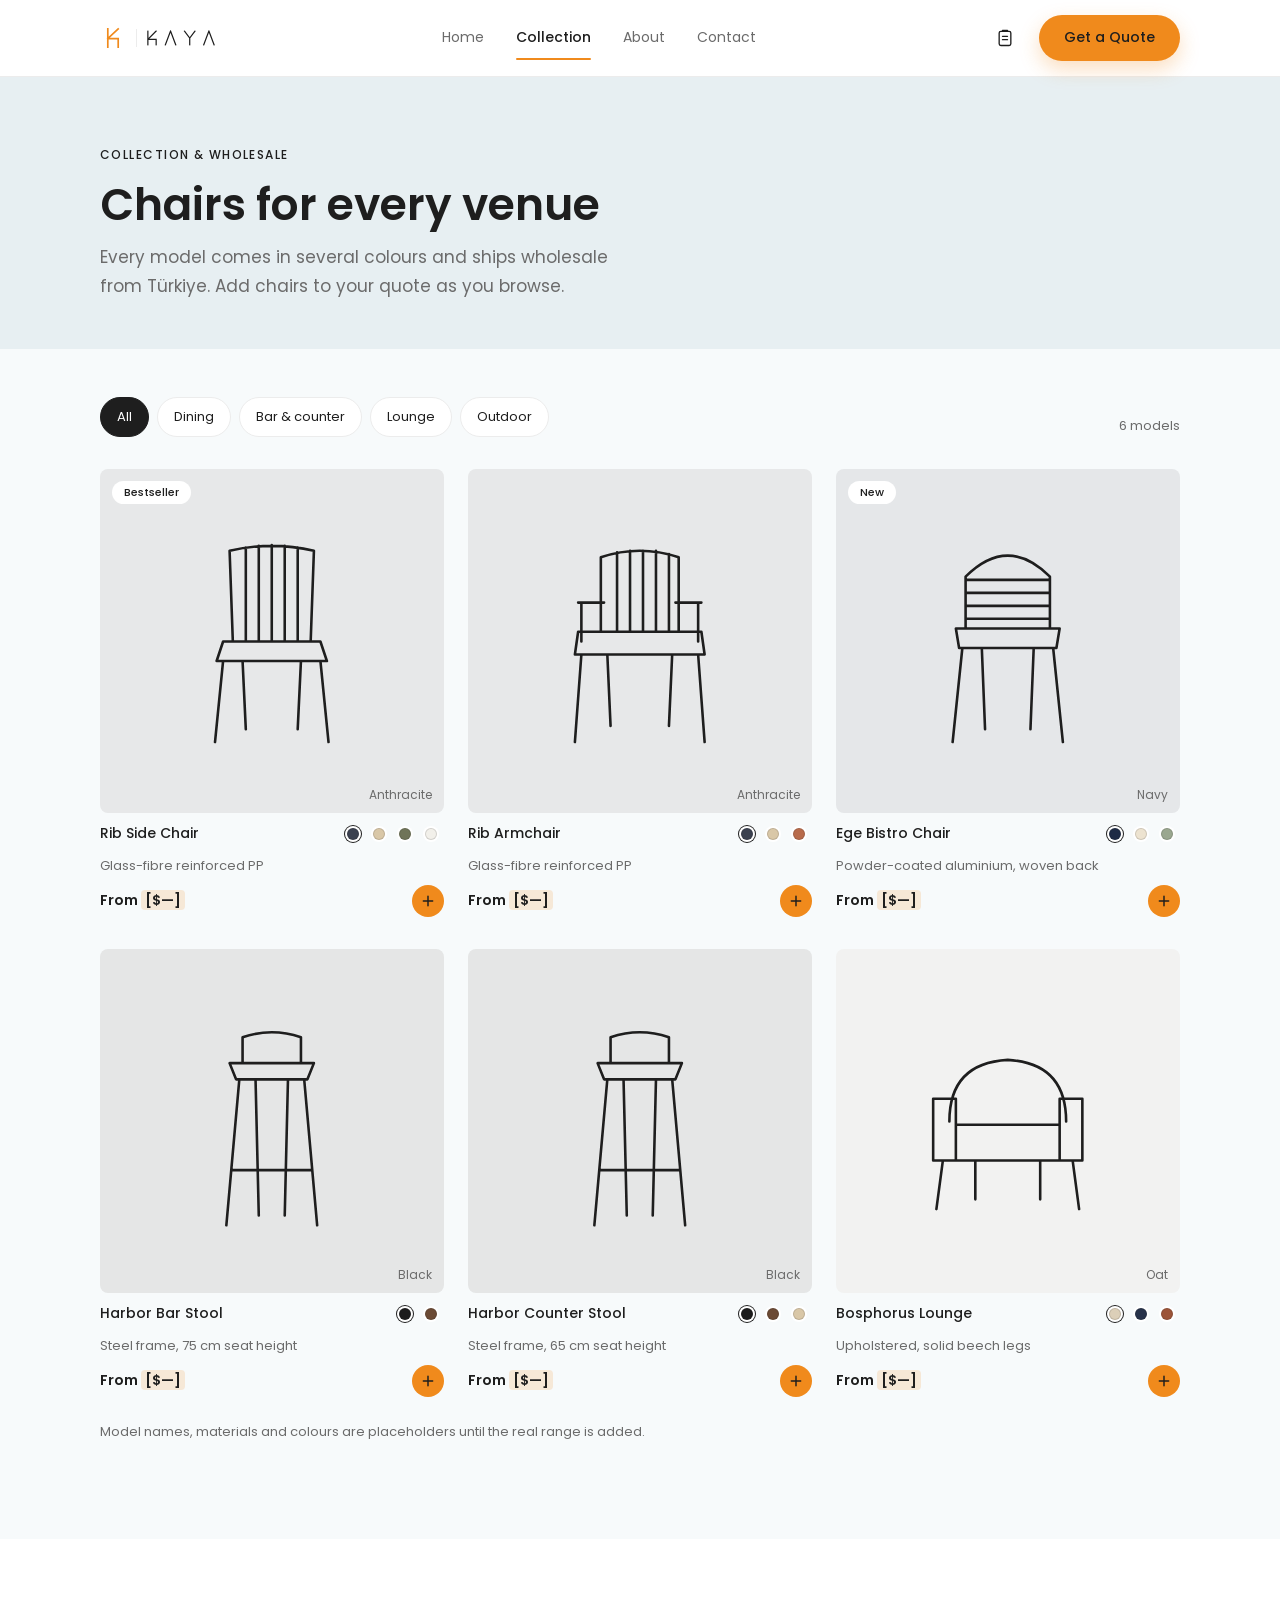
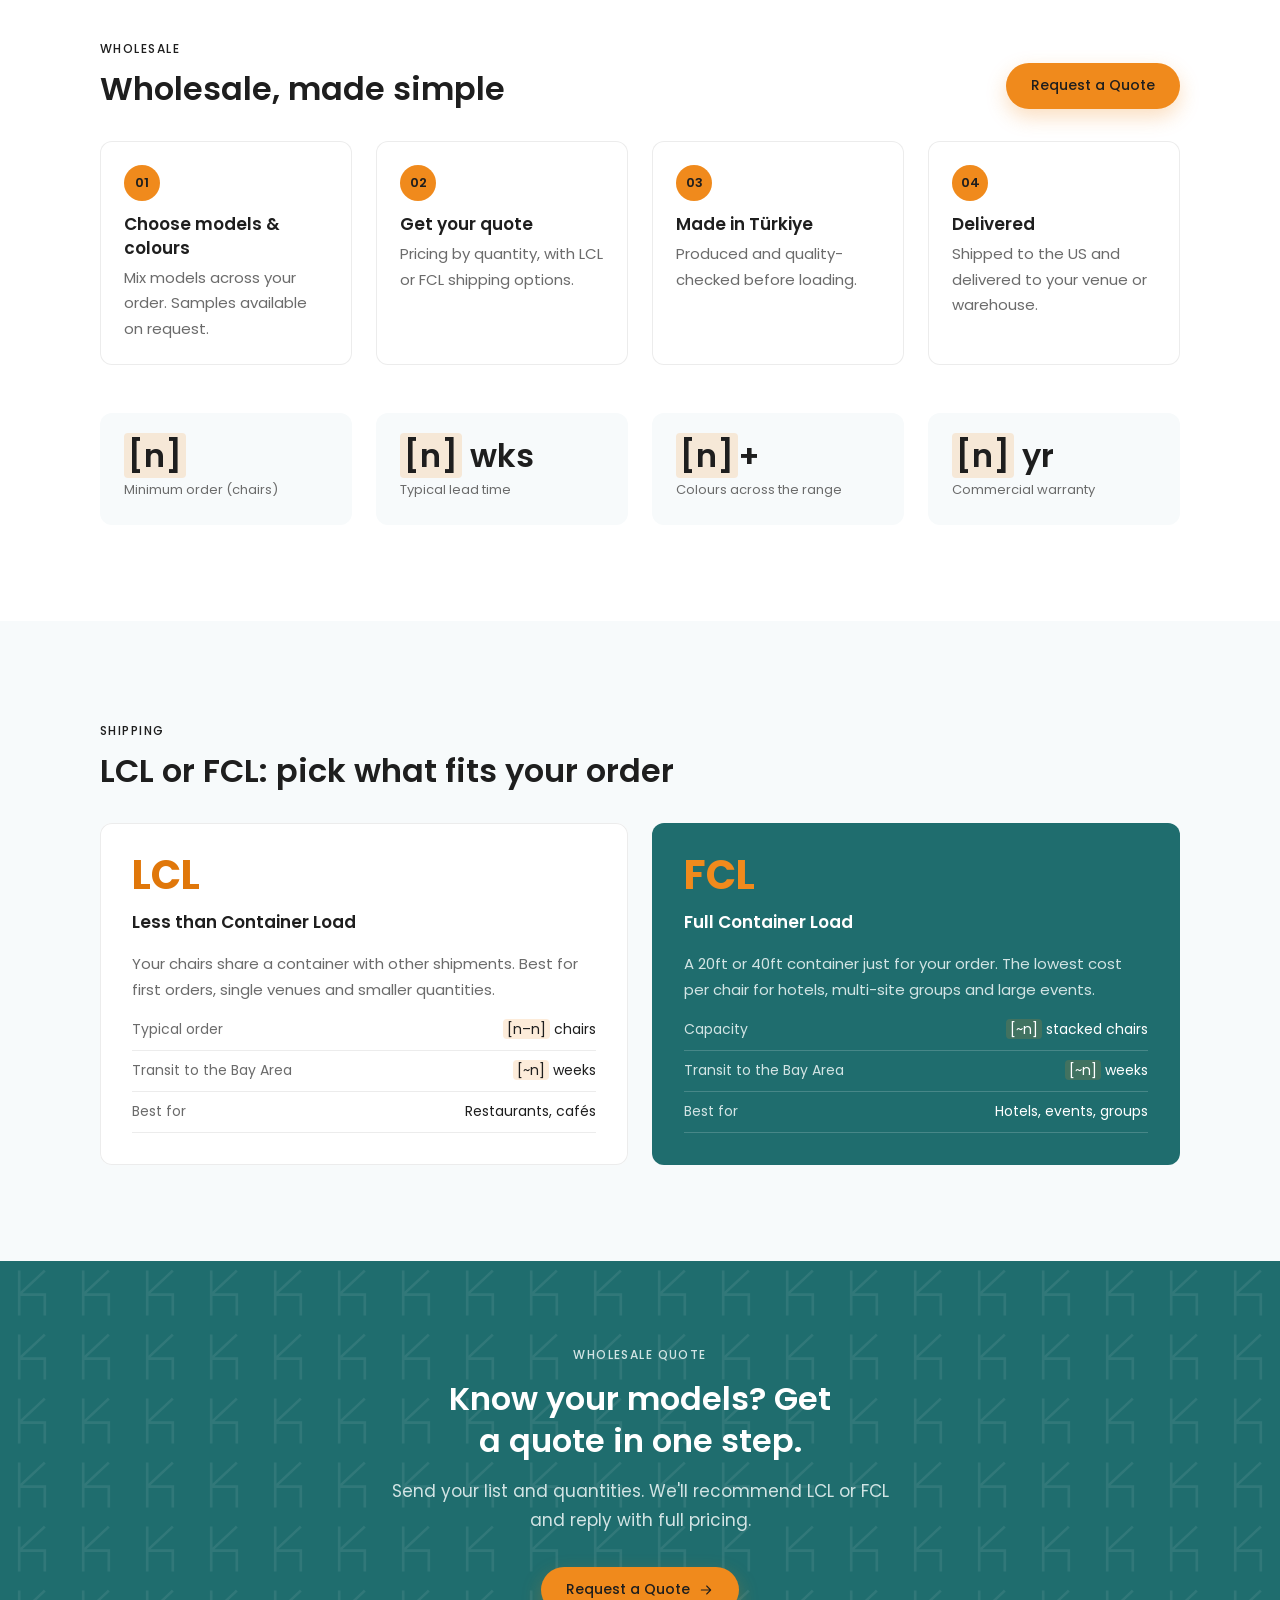
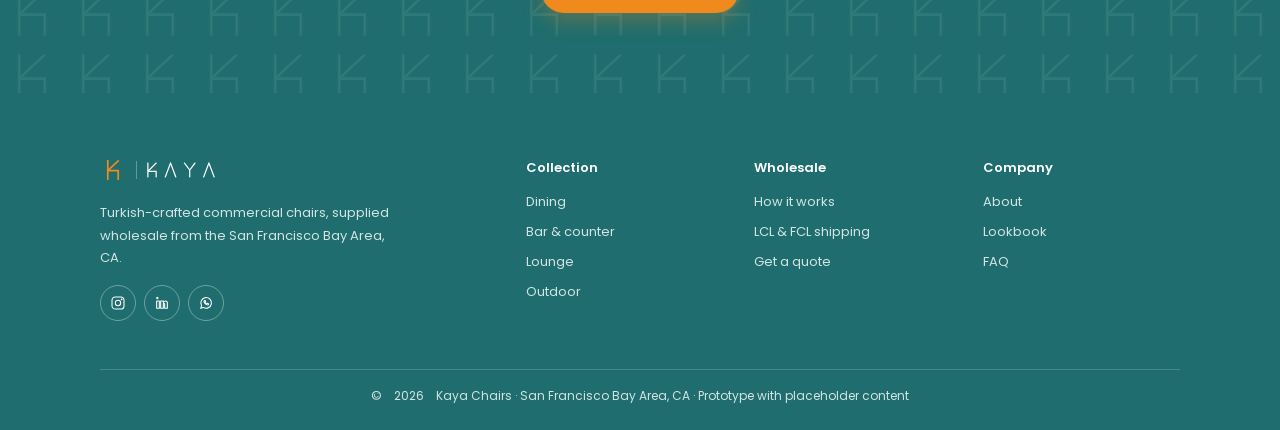
<file: kaya-chairs/collection.html>
<!DOCTYPE html>
<html lang="en">
<head>
<meta charset="UTF-8">
<meta name="viewport" content="width=device-width, initial-scale=1.0, viewport-fit=cover">
<title>Collection & Wholesale — Kaya Chairs</title>
<meta name="description" content="Browse Kaya's commercial chairs and learn how wholesale ordering and LCL/FCL shipping work.">
<link rel="icon" href="data:image/svg+xml,<svg%20xmlns='http://www.w3.org/2000/svg'%20viewBox='0%200%2040%2040'><rect%20width='40'%20height='40'%20rx='10'%20fill='%23F08A1C'/><g%20fill='none'%20stroke='%231E1E1E'%20stroke-width='3'%20stroke-linecap='square'><path%20d='M12%206V34M12%2021%2028%206M12%2021H28V34'/></g></svg>">
<link rel="preconnect" href="https://fonts.googleapis.com">
<link rel="preconnect" href="https://fonts.gstatic.com" crossorigin>
<link href="https://fonts.googleapis.com/css2?family=Poppins:wght@400;500;600;700&display=swap" rel="stylesheet">
<link rel="stylesheet" href="assets/kc.css">
</head>
<body>
<a class="skip" href="#main">Skip to content</a>
<svg width="0" height="0" style="position:absolute" aria-hidden="true"><symbol id="i-arrow" viewBox="0 0 24 24"><path d="M5 12h14M13 6l6 6-6 6"/></symbol><symbol id="i-menu" viewBox="0 0 24 24"><path d="M3 7h18M3 12h18M3 17h18"/></symbol><symbol id="i-close" viewBox="0 0 24 24"><path d="M6 6l12 12M18 6 6 18"/></symbol><symbol id="i-plus" viewBox="0 0 24 24"><path d="M12 5v14M5 12h14"/></symbol><symbol id="i-check" viewBox="0 0 24 24"><path d="M20 6 9 17l-5-5"/></symbol><symbol id="i-pause" viewBox="0 0 24 24"><path d="M9 5v14M15 5v14"/></symbol><symbol id="i-play" viewBox="0 0 24 24"><path d="M7 5l12 7-12 7z"/></symbol><symbol id="i-pin" viewBox="0 0 24 24"><path d="M12 22s7-6.5 7-12a7 7 0 0 0-14 0c0 5.5 7 12 7 12z"/><circle cx="12" cy="10" r="2.5"/></symbol><symbol id="i-phone" viewBox="0 0 24 24"><path d="M5 3h4l2 5-2.5 1.5a11 11 0 0 0 6 6L16 13l5 2v4a2 2 0 0 1-2 2A16 16 0 0 1 3 5a2 2 0 0 1 2-2z"/></symbol><symbol id="i-mail" viewBox="0 0 24 24"><path d="M3 5h18v14H3z"/><path d="m3 6 9 7 9-7"/></symbol><symbol id="i-clock" viewBox="0 0 24 24"><circle cx="12" cy="12" r="9"/><path d="M12 7v5l3 2"/></symbol><symbol id="i-home" viewBox="0 0 24 24"><path d="M3 11l9-7 9 7v9H3z"/><path d="M9 20v-6h6v6"/></symbol><symbol id="i-utensils" viewBox="0 0 24 24"><path d="M5 3v8a3 3 0 0 0 6 0V3M8 3v18M19 15V3c-2.5 1-4 3.5-4 7v5h4zm0 0v6"/></symbol><symbol id="i-bed" viewBox="0 0 24 24"><path d="M3 18V7M3 13h18v5M21 18v-3a3 3 0 0 0-3-3h-7v1"/><circle cx="7" cy="10" r="2"/></symbol><symbol id="i-spark" viewBox="0 0 24 24"><path d="M12 3v4M12 17v4M3 12h4M17 12h4M5.6 5.6l2.8 2.8M15.6 15.6l2.8 2.8M5.6 18.4l2.8-2.8M15.6 8.4l2.8-2.8"/></symbol><symbol id="i-building" viewBox="0 0 24 24"><path d="M4 21V5l8-2v18M12 7h8v14M8 8h.01M8 12h.01M8 16h.01M16 11h.01M16 15h.01M2 21h20"/></symbol><symbol id="i-container" viewBox="0 0 24 24"><path d="M2 7h20v11H2z"/><path d="M6 7v11M10 7v11M14 7v11M18 7v11"/></symbol><symbol id="i-shield" viewBox="0 0 24 24"><path d="M12 3 5 6v6c0 4.5 3 7.5 7 9 4-1.5 7-4.5 7-9V6z"/><path d="m9 12 2 2 4-4"/></symbol><symbol id="i-factory" viewBox="0 0 24 24"><path d="M2 21V10l6 4V10l6 4V6l8 4v11z"/><path d="M6 17h2M11 17h2M16 17h2"/></symbol><symbol id="i-handshake" viewBox="0 0 24 24"><path d="M2 12l4-4 4 2 4-3 4 3 4 2M6 8v6l5 5 2-2M13 17l2 2 3-3M10 14l2 2"/></symbol><symbol id="i-layers" viewBox="0 0 24 24"><path d="M12 3 2 8l10 5 10-5z"/><path d="M2 13l10 5 10-5"/></symbol><symbol id="i-clipboard" viewBox="0 0 24 24"><rect x="5" y="4" width="14" height="17" rx="2"/><path d="M9 4V3h6v1M9 10h6M9 14h6"/></symbol><symbol id="i-sparkle" viewBox="0 0 24 24"><path d="M12 3c.5 4 2 6.5 6 7-4 .5-5.5 3-6 7-.5-4-2-6.5-6-7 4-.5 5.5-3 6-7z"/></symbol><symbol id="i-calendar" viewBox="0 0 24 24"><rect x="3" y="5" width="18" height="16" rx="2"/><path d="M8 3v4M16 3v4M3 10h18"/></symbol><symbol id="i-user" viewBox="0 0 24 24"><circle cx="12" cy="8" r="4"/><path d="M4 21c0-4 4-6 8-6s8 2 8 6"/></symbol><symbol id="i-insta" viewBox="0 0 24 24"><rect x="3" y="3" width="18" height="18" rx="5"/><circle cx="12" cy="12" r="4"/><circle cx="17.5" cy="6.5" r=".6"/></symbol><symbol id="i-linkedin" viewBox="0 0 24 24"><path d="M4 9h4v11H4zM6 4.5a1 1 0 1 0 0 .1M10 9h4v2c1-1.5 2.2-2 3.5-2 2 0 2.5 1.5 2.5 3.5V20h-4v-6c0-1-.5-1.5-1.3-1.5S14 13 14 14v6h-4z"/></symbol><symbol id="i-whatsapp" viewBox="0 0 24 24"><path d="M4 20l1.4-4A8 8 0 1 1 8 18.6z"/><path d="M9 9c0 3 2.5 6 6 6l1-1.5-2-1-1 .8c-1-.4-2-1.4-2.3-2.3l.8-1-1-2z"/></symbol><symbol id="c-rib" viewBox="0 0 120 140"><path d="M34 14Q60 8 86 14L84 70H36ZM44 12V70M52 11V70M60 10.5V70M68 11V70M76 12V70M30 70H90L94 82H26ZM30 82L25 132M90 82L95 132M42 82L44 124M78 82L76 124"/></symbol><symbol id="c-arm" viewBox="0 0 120 140"><path d="M36 18Q60 10 84 18V64H36ZM46 15V64M54 14V64M62 14V64M70 14V64M78 16V64M22 46H38M82 46H98M24 46V70M96 46V70M22 64H98L100 78H20ZM24 78L20 132M96 78L100 132M40 78L42 122M80 78L78 122"/></symbol><symbol id="c-bistro" viewBox="0 0 120 140"><path d="M34 62V30Q60 4 86 30V62M35 32H85M34 40H86M34 48H86M34 56H86M28 62H92L90 74H30ZM32 74L26 132M88 74L94 132M44 74L46 124M76 74L74 124"/></symbol><symbol id="c-stool" viewBox="0 0 120 140"><path d="M42 34V18Q60 12 78 18V34M34 34H86L82 44H38ZM40 44L32 134M80 44L88 134M50 44L52 128M70 44L68 128M36 100H84"/></symbol><symbol id="c-lounge" viewBox="0 0 120 140"><path d="M24 70Q24 34 60 32Q96 34 96 70M14 56H28V94H14ZM92 56H106V94H92ZM28 72H92V94H28ZM20 94L16 124M100 94L104 124M40 94V118M80 94V118"/></symbol><symbol id="kaya-mark" viewBox="0 0 40 40"><g class="mark-stroke" stroke-width="2.6"><path d="M12 6V34M12 21 28 6M12 21H28V34"/></g></symbol><symbol id="kaya-word" viewBox="0 0 78 18"><g class="mark-stroke" stroke-width="1.4"><path d="M1 1V17M1 10.5 10.5 1M1 10.5H10.5V17"/><path d="M21 17 27 1 33 17"/><path d="M43 1 49 9 55 1M49 9V17"/><path d="M65 17 71 1 77 17"/></g></symbol></svg>
<header class="header">
  <div class="container header-inner">
    <a href="index.html" class="logo" aria-label="Kaya Chairs, home"><svg class="mono" viewBox="0 0 40 40" aria-hidden="true"><use href="#kaya-mark"/></svg><span class="logo-rule"></span><svg class="word" viewBox="0 0 78 18" aria-hidden="true"><use href="#kaya-word"/></svg></a>
    <nav class="nav" aria-label="Main"><a href="index.html">Home</a><a href="collection.html" aria-current="page">Collection</a><a href="about.html">About</a><a href="contact.html">Contact</a></nav>
    <div class="header-end">
      <a href="contact.html" class="icon-link" aria-label="Your quote list"><svg class="i" aria-hidden="true"><use href="#i-clipboard"/></svg><span class="quote-count" hidden></span></a>
      <a href="contact.html" class="btn btn-orange">Get a Quote</a>
      <button class="menu-btn" id="menuBtn" type="button" aria-expanded="false" aria-controls="mobileMenu" aria-label="Open menu"><svg class="i" aria-hidden="true"><use href="#i-menu"/></svg></button>
    </div>
  </div>
  <nav class="mobile-menu" id="mobileMenu" aria-label="Mobile" hidden><a href="index.html">Home</a><a href="collection.html" aria-current="page">Collection</a><a href="about.html">About</a><a href="contact.html">Contact</a><a href="contact.html">Get a Quote <span class="quote-count" hidden></span></a></nav>
</header>
<main id="main">

<section class="page-head blue">
  <div class="container">
    <span class="eyebrow">Collection &amp; Wholesale</span>
    <h1 class="h1">Chairs for every venue</h1>
    <p class="lead">Every model comes in several colours and ships wholesale from Türkiye. Add chairs to your quote as you browse.</p>
  </div>
</section>

<section class="section paper" style="padding-top:var(--s7)">
  <div class="container">
    <div class="section-head" style="margin-bottom:var(--s6)">
      <div class="filters" role="group" aria-label="Filter by type">
        <button type="button" class="chip" data-f="all" aria-pressed="true">All</button>
        <button type="button" class="chip" data-f="dining" aria-pressed="false">Dining</button>
        <button type="button" class="chip" data-f="bar" aria-pressed="false">Bar &amp; counter</button>
        <button type="button" class="chip" data-f="lounge" aria-pressed="false">Lounge</button>
        <button type="button" class="chip" data-f="outdoor" aria-pressed="false">Outdoor</button>
      </div>
      <p class="small muted" id="resultCount" role="status" aria-live="polite"></p>
    </div>
    <ul class="grid" id="collectionGrid"></ul>
    <p class="small muted" style="margin-top:var(--s5)" id="quoteStatus" role="status" aria-live="polite"></p>
    <p class="small muted" style="margin-top:var(--s2)">Model names, materials and colours are placeholders until the real range is added.</p>
  </div>
</section>

<section class="section white" id="wholesale">
  <div class="container">
    <div class="section-head"><div><span class="eyebrow">Wholesale</span><h2 class="h2">Wholesale, made simple</h2></div><a href="contact.html" class="btn btn-orange">Request a Quote</a></div>
    <ol class="steps paper" style="background:none">
      <li class="step"><h3 class="h3">Choose models &amp; colours</h3><p class="muted">Mix models across your order. Samples available on request.</p></li>
      <li class="step"><h3 class="h3">Get your quote</h3><p class="muted">Pricing by quantity, with LCL or FCL shipping options.</p></li>
      <li class="step"><h3 class="h3">Made in Türkiye</h3><p class="muted">Produced and quality-checked before loading.</p></li>
      <li class="step"><h3 class="h3">Delivered</h3><p class="muted">Shipped to the US and delivered to your venue or warehouse.</p></li>
    </ol>
    <ul class="stats" style="margin-top:var(--s7)">
      <li class="stat"><b><span class="ph">[n]</span></b><span class="small muted">Minimum order (chairs)</span></li>
      <li class="stat"><b><span class="ph">[n]</span> wks</b><span class="small muted">Typical lead time</span></li>
      <li class="stat"><b><span class="ph">[n]</span>+</b><span class="small muted">Colours across the range</span></li>
      <li class="stat"><b><span class="ph">[n]</span> yr</b><span class="small muted">Commercial warranty</span></li>
    </ul>
  </div>
</section>

<section class="section paper" id="shipping">
  <div class="container">
    <div class="section-head"><div><span class="eyebrow">Shipping</span><h2 class="h2">LCL or FCL: pick what fits your order</h2></div></div>
    <div class="ship">
      <article class="ship-card">
        <span class="code">LCL</span>
        <h3 class="h3">Less than Container Load</h3>
        <p class="muted">Your chairs share a container with other shipments. Best for first orders, single venues and smaller quantities.</p>
        <dl>
          <div><dt>Typical order</dt><dd><span class="ph">[n–n]</span> chairs</dd></div>
          <div><dt>Transit to the Bay Area</dt><dd><span class="ph">[~n]</span> weeks</dd></div>
          <div><dt>Best for</dt><dd>Restaurants, cafés</dd></div>
        </dl>
      </article>
      <article class="ship-card featured">
        <span class="code">FCL</span>
        <h3 class="h3">Full Container Load</h3>
        <p class="navy-text-muted">A 20ft or 40ft container just for your order. The lowest cost per chair for hotels, multi-site groups and large events.</p>
        <dl>
          <div><dt>Capacity</dt><dd><span class="ph">[~n]</span> stacked chairs</dd></div>
          <div><dt>Transit to the Bay Area</dt><dd><span class="ph">[~n]</span> weeks</dd></div>
          <div><dt>Best for</dt><dd>Hotels, events, groups</dd></div>
        </dl>
      </article>
    </div>
  </div>
</section>

<section class="cta-band pattern">
  <div class="container">
    <span class="eyebrow">Wholesale quote</span>
    <h2 class="h2">Know your models? Get a quote in one step.</h2>
    <p class="lead">Send your list and quantities. We'll recommend LCL or FCL and reply with full pricing.</p>
    <a href="contact.html" class="btn btn-orange">Request a Quote <svg class="i" aria-hidden="true"><use href="#i-arrow"/></svg></a>
  </div>
</section>

</main>
<footer class="footer">
  <div class="container">
    <div class="footer-grid">
      <div>
        <a href="index.html" class="logo" aria-label="Kaya Chairs, home"><svg class="mono" viewBox="0 0 40 40" aria-hidden="true"><use href="#kaya-mark"/></svg><span class="logo-rule"></span><svg class="word" viewBox="0 0 78 18" aria-hidden="true"><use href="#kaya-word"/></svg></a>
        <p>Turkish-crafted commercial chairs, supplied wholesale from the San Francisco Bay Area, CA.</p>
        <div class="socials"><a href="#" aria-label="Instagram (link coming)"><svg class="i" aria-hidden="true"><use href="#i-insta"/></svg></a><a href="#" aria-label="LinkedIn (link coming)"><svg class="i" aria-hidden="true"><use href="#i-linkedin"/></svg></a><a href="#" aria-label="WhatsApp (link coming)"><svg class="i" aria-hidden="true"><use href="#i-whatsapp"/></svg></a></div>
      </div>
      <div><span class="label">Collection</span><ul><li><a href="collection.html#dining">Dining</a></li><li><a href="collection.html#bar">Bar &amp; counter</a></li><li><a href="collection.html#lounge">Lounge</a></li><li><a href="collection.html#outdoor">Outdoor</a></li></ul></div>
      <div><span class="label">Wholesale</span><ul><li><a href="collection.html#wholesale">How it works</a></li><li><a href="collection.html#shipping">LCL &amp; FCL shipping</a></li><li><a href="contact.html">Get a quote</a></li></ul></div>
      <div><span class="label">Company</span><ul><li><a href="about.html">About</a></li><li><a href="about.html#lookbook">Lookbook</a></li><li><a href="contact.html#faq">FAQ</a></li></ul></div>
    </div>
    <div class="footer-bottom">© <span class="js-year"></span> Kaya Chairs · San Francisco Bay Area, CA · Prototype with placeholder content</div>
  </div>
</footer>
<script src="assets/kc.js"></script>
</body>
</html>
</file>
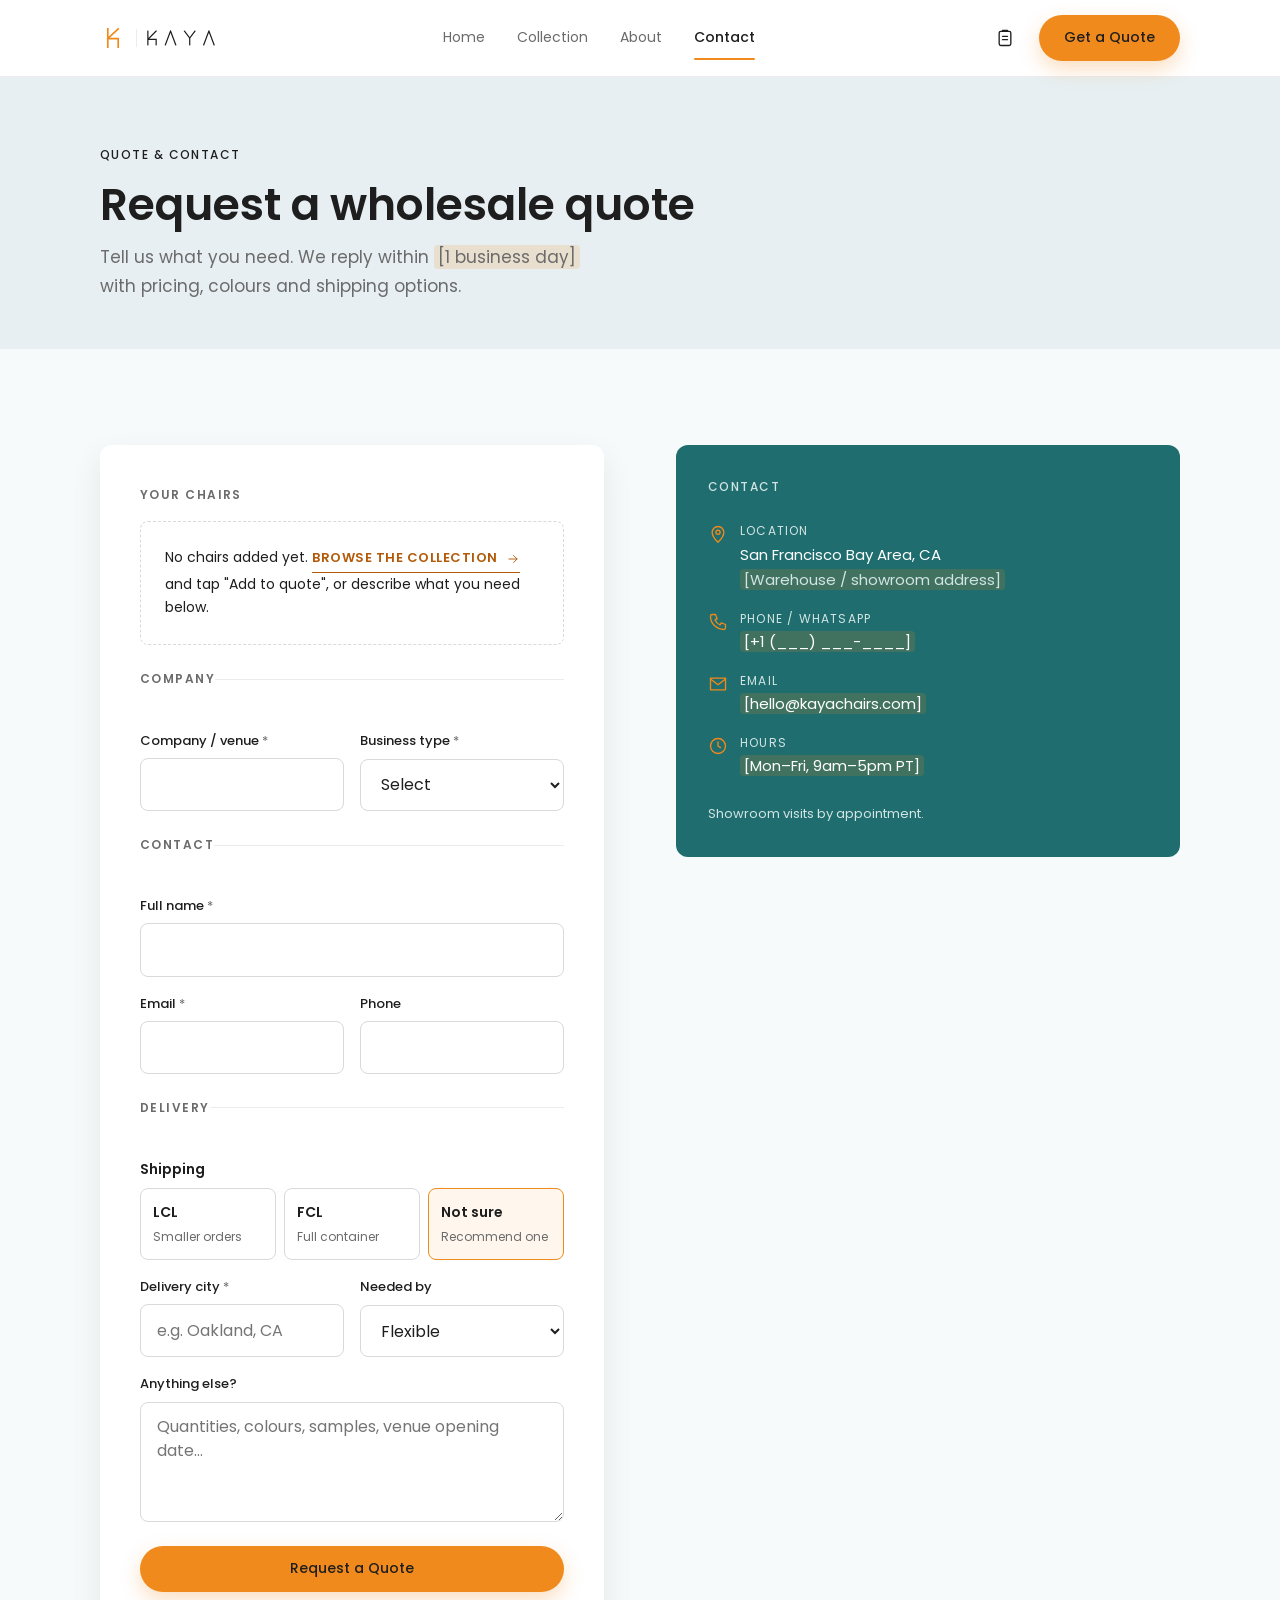
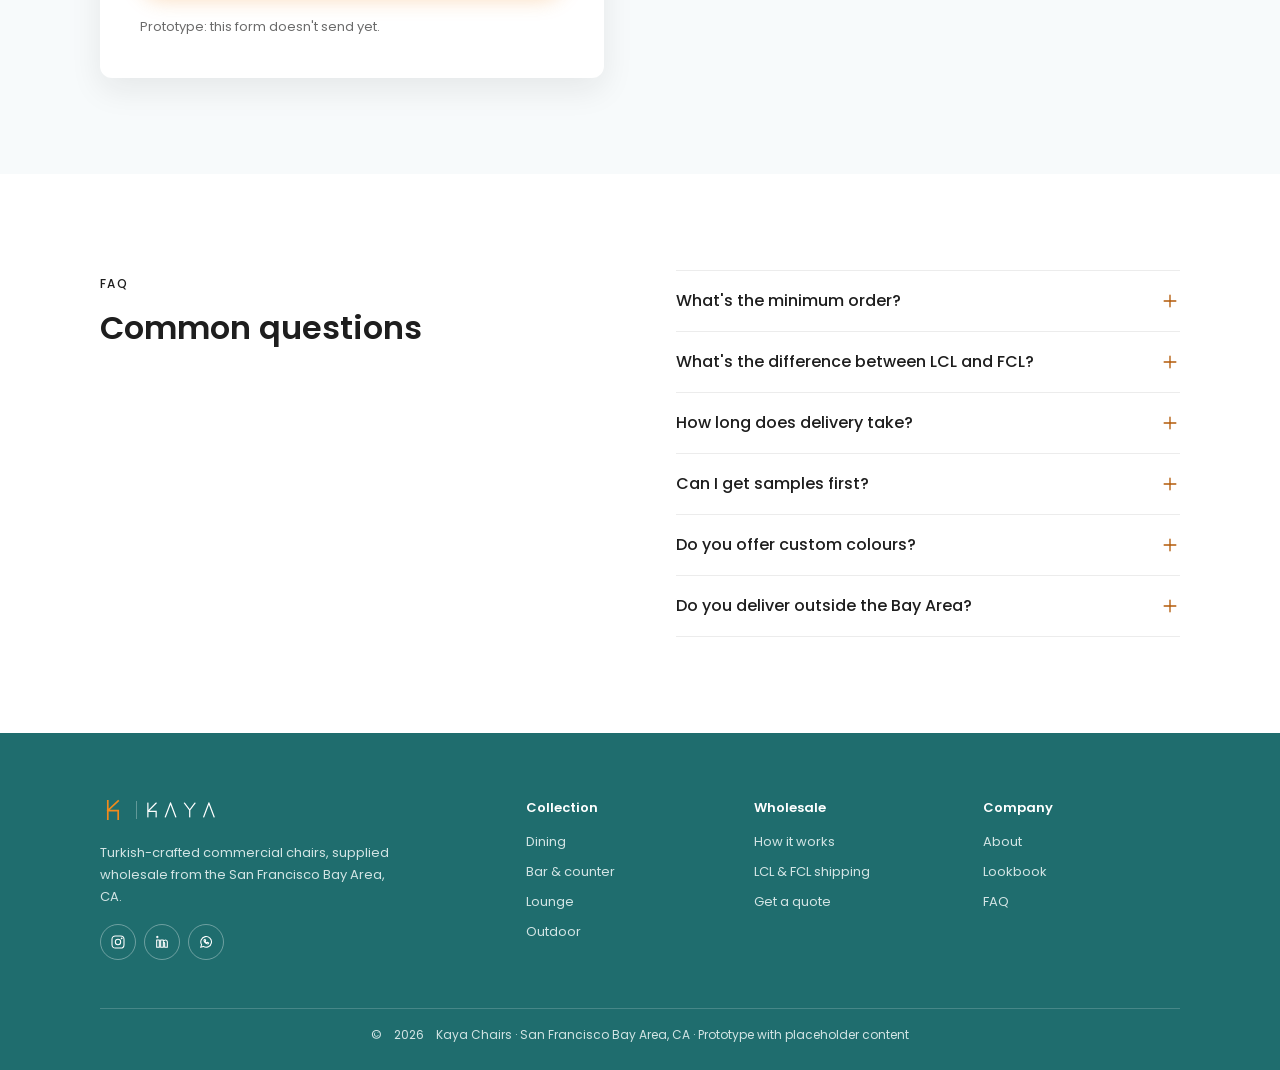
<file: kaya-chairs/contact.html>
<!DOCTYPE html>
<html lang="en">
<head>
<meta charset="UTF-8">
<meta name="viewport" content="width=device-width, initial-scale=1.0, viewport-fit=cover">
<title>Quote & Contact — Kaya Chairs</title>
<meta name="description" content="Request a wholesale quote from Kaya Chairs in the San Francisco Bay Area.">
<link rel="icon" href="data:image/svg+xml,<svg%20xmlns='http://www.w3.org/2000/svg'%20viewBox='0%200%2040%2040'><rect%20width='40'%20height='40'%20rx='10'%20fill='%23F08A1C'/><g%20fill='none'%20stroke='%231E1E1E'%20stroke-width='3'%20stroke-linecap='square'><path%20d='M12%206V34M12%2021%2028%206M12%2021H28V34'/></g></svg>">
<link rel="preconnect" href="https://fonts.googleapis.com">
<link rel="preconnect" href="https://fonts.gstatic.com" crossorigin>
<link href="https://fonts.googleapis.com/css2?family=Poppins:wght@400;500;600;700&display=swap" rel="stylesheet">
<link rel="stylesheet" href="assets/kc.css">
</head>
<body>
<a class="skip" href="#main">Skip to content</a>
<svg width="0" height="0" style="position:absolute" aria-hidden="true"><symbol id="i-arrow" viewBox="0 0 24 24"><path d="M5 12h14M13 6l6 6-6 6"/></symbol><symbol id="i-menu" viewBox="0 0 24 24"><path d="M3 7h18M3 12h18M3 17h18"/></symbol><symbol id="i-close" viewBox="0 0 24 24"><path d="M6 6l12 12M18 6 6 18"/></symbol><symbol id="i-plus" viewBox="0 0 24 24"><path d="M12 5v14M5 12h14"/></symbol><symbol id="i-check" viewBox="0 0 24 24"><path d="M20 6 9 17l-5-5"/></symbol><symbol id="i-pause" viewBox="0 0 24 24"><path d="M9 5v14M15 5v14"/></symbol><symbol id="i-play" viewBox="0 0 24 24"><path d="M7 5l12 7-12 7z"/></symbol><symbol id="i-pin" viewBox="0 0 24 24"><path d="M12 22s7-6.5 7-12a7 7 0 0 0-14 0c0 5.5 7 12 7 12z"/><circle cx="12" cy="10" r="2.5"/></symbol><symbol id="i-phone" viewBox="0 0 24 24"><path d="M5 3h4l2 5-2.5 1.5a11 11 0 0 0 6 6L16 13l5 2v4a2 2 0 0 1-2 2A16 16 0 0 1 3 5a2 2 0 0 1 2-2z"/></symbol><symbol id="i-mail" viewBox="0 0 24 24"><path d="M3 5h18v14H3z"/><path d="m3 6 9 7 9-7"/></symbol><symbol id="i-clock" viewBox="0 0 24 24"><circle cx="12" cy="12" r="9"/><path d="M12 7v5l3 2"/></symbol><symbol id="i-home" viewBox="0 0 24 24"><path d="M3 11l9-7 9 7v9H3z"/><path d="M9 20v-6h6v6"/></symbol><symbol id="i-utensils" viewBox="0 0 24 24"><path d="M5 3v8a3 3 0 0 0 6 0V3M8 3v18M19 15V3c-2.5 1-4 3.5-4 7v5h4zm0 0v6"/></symbol><symbol id="i-bed" viewBox="0 0 24 24"><path d="M3 18V7M3 13h18v5M21 18v-3a3 3 0 0 0-3-3h-7v1"/><circle cx="7" cy="10" r="2"/></symbol><symbol id="i-spark" viewBox="0 0 24 24"><path d="M12 3v4M12 17v4M3 12h4M17 12h4M5.6 5.6l2.8 2.8M15.6 15.6l2.8 2.8M5.6 18.4l2.8-2.8M15.6 8.4l2.8-2.8"/></symbol><symbol id="i-building" viewBox="0 0 24 24"><path d="M4 21V5l8-2v18M12 7h8v14M8 8h.01M8 12h.01M8 16h.01M16 11h.01M16 15h.01M2 21h20"/></symbol><symbol id="i-container" viewBox="0 0 24 24"><path d="M2 7h20v11H2z"/><path d="M6 7v11M10 7v11M14 7v11M18 7v11"/></symbol><symbol id="i-shield" viewBox="0 0 24 24"><path d="M12 3 5 6v6c0 4.5 3 7.5 7 9 4-1.5 7-4.5 7-9V6z"/><path d="m9 12 2 2 4-4"/></symbol><symbol id="i-factory" viewBox="0 0 24 24"><path d="M2 21V10l6 4V10l6 4V6l8 4v11z"/><path d="M6 17h2M11 17h2M16 17h2"/></symbol><symbol id="i-handshake" viewBox="0 0 24 24"><path d="M2 12l4-4 4 2 4-3 4 3 4 2M6 8v6l5 5 2-2M13 17l2 2 3-3M10 14l2 2"/></symbol><symbol id="i-layers" viewBox="0 0 24 24"><path d="M12 3 2 8l10 5 10-5z"/><path d="M2 13l10 5 10-5"/></symbol><symbol id="i-clipboard" viewBox="0 0 24 24"><rect x="5" y="4" width="14" height="17" rx="2"/><path d="M9 4V3h6v1M9 10h6M9 14h6"/></symbol><symbol id="i-sparkle" viewBox="0 0 24 24"><path d="M12 3c.5 4 2 6.5 6 7-4 .5-5.5 3-6 7-.5-4-2-6.5-6-7 4-.5 5.5-3 6-7z"/></symbol><symbol id="i-calendar" viewBox="0 0 24 24"><rect x="3" y="5" width="18" height="16" rx="2"/><path d="M8 3v4M16 3v4M3 10h18"/></symbol><symbol id="i-user" viewBox="0 0 24 24"><circle cx="12" cy="8" r="4"/><path d="M4 21c0-4 4-6 8-6s8 2 8 6"/></symbol><symbol id="i-insta" viewBox="0 0 24 24"><rect x="3" y="3" width="18" height="18" rx="5"/><circle cx="12" cy="12" r="4"/><circle cx="17.5" cy="6.5" r=".6"/></symbol><symbol id="i-linkedin" viewBox="0 0 24 24"><path d="M4 9h4v11H4zM6 4.5a1 1 0 1 0 0 .1M10 9h4v2c1-1.5 2.2-2 3.5-2 2 0 2.5 1.5 2.5 3.5V20h-4v-6c0-1-.5-1.5-1.3-1.5S14 13 14 14v6h-4z"/></symbol><symbol id="i-whatsapp" viewBox="0 0 24 24"><path d="M4 20l1.4-4A8 8 0 1 1 8 18.6z"/><path d="M9 9c0 3 2.5 6 6 6l1-1.5-2-1-1 .8c-1-.4-2-1.4-2.3-2.3l.8-1-1-2z"/></symbol><symbol id="c-rib" viewBox="0 0 120 140"><path d="M34 14Q60 8 86 14L84 70H36ZM44 12V70M52 11V70M60 10.5V70M68 11V70M76 12V70M30 70H90L94 82H26ZM30 82L25 132M90 82L95 132M42 82L44 124M78 82L76 124"/></symbol><symbol id="c-arm" viewBox="0 0 120 140"><path d="M36 18Q60 10 84 18V64H36ZM46 15V64M54 14V64M62 14V64M70 14V64M78 16V64M22 46H38M82 46H98M24 46V70M96 46V70M22 64H98L100 78H20ZM24 78L20 132M96 78L100 132M40 78L42 122M80 78L78 122"/></symbol><symbol id="c-bistro" viewBox="0 0 120 140"><path d="M34 62V30Q60 4 86 30V62M35 32H85M34 40H86M34 48H86M34 56H86M28 62H92L90 74H30ZM32 74L26 132M88 74L94 132M44 74L46 124M76 74L74 124"/></symbol><symbol id="c-stool" viewBox="0 0 120 140"><path d="M42 34V18Q60 12 78 18V34M34 34H86L82 44H38ZM40 44L32 134M80 44L88 134M50 44L52 128M70 44L68 128M36 100H84"/></symbol><symbol id="c-lounge" viewBox="0 0 120 140"><path d="M24 70Q24 34 60 32Q96 34 96 70M14 56H28V94H14ZM92 56H106V94H92ZM28 72H92V94H28ZM20 94L16 124M100 94L104 124M40 94V118M80 94V118"/></symbol><symbol id="kaya-mark" viewBox="0 0 40 40"><g class="mark-stroke" stroke-width="2.6"><path d="M12 6V34M12 21 28 6M12 21H28V34"/></g></symbol><symbol id="kaya-word" viewBox="0 0 78 18"><g class="mark-stroke" stroke-width="1.4"><path d="M1 1V17M1 10.5 10.5 1M1 10.5H10.5V17"/><path d="M21 17 27 1 33 17"/><path d="M43 1 49 9 55 1M49 9V17"/><path d="M65 17 71 1 77 17"/></g></symbol></svg>
<header class="header">
  <div class="container header-inner">
    <a href="index.html" class="logo" aria-label="Kaya Chairs, home"><svg class="mono" viewBox="0 0 40 40" aria-hidden="true"><use href="#kaya-mark"/></svg><span class="logo-rule"></span><svg class="word" viewBox="0 0 78 18" aria-hidden="true"><use href="#kaya-word"/></svg></a>
    <nav class="nav" aria-label="Main"><a href="index.html">Home</a><a href="collection.html">Collection</a><a href="about.html">About</a><a href="contact.html" aria-current="page">Contact</a></nav>
    <div class="header-end">
      <a href="contact.html" class="icon-link" aria-label="Your quote list"><svg class="i" aria-hidden="true"><use href="#i-clipboard"/></svg><span class="quote-count" hidden></span></a>
      <a href="contact.html" class="btn btn-orange">Get a Quote</a>
      <button class="menu-btn" id="menuBtn" type="button" aria-expanded="false" aria-controls="mobileMenu" aria-label="Open menu"><svg class="i" aria-hidden="true"><use href="#i-menu"/></svg></button>
    </div>
  </div>
  <nav class="mobile-menu" id="mobileMenu" aria-label="Mobile" hidden><a href="index.html">Home</a><a href="collection.html">Collection</a><a href="about.html">About</a><a href="contact.html" aria-current="page">Contact</a><a href="contact.html">Get a Quote <span class="quote-count" hidden></span></a></nav>
</header>
<main id="main">

<section class="page-head blue">
  <div class="container">
    <span class="eyebrow">Quote &amp; Contact</span>
    <h1 class="h1">Request a wholesale quote</h1>
    <p class="lead">Tell us what you need. We reply within <span class="ph">[1 business day]</span> with pricing, colours and shipping options.</p>
  </div>
</section>

<section class="section paper" id="quote">
  <div class="container two" style="align-items:start">
    <div class="white" style="padding:clamp(24px,4vw,40px);border-radius:var(--r);box-shadow:var(--shadow)">
      <form class="form" id="quoteForm" novalidate>
        <div class="error-summary" tabindex="-1" role="alert"></div>
        <fieldset>
          <legend>Your chairs</legend>
          <div class="qlist" id="qlist"></div>
        </fieldset>
        <fieldset>
          <legend>Company</legend>
          <div class="row">
            <div class="field" data-msg="Enter your company or venue name."><label for="f-company">Company / venue <span class="req">*</span></label><input id="f-company" autocomplete="organization" required><span class="err"></span></div>
            <div class="field" data-msg="Choose your business type."><label for="f-type">Business type <span class="req">*</span></label><select id="f-type" required><option value="">Select</option><option>Restaurant / café</option><option>Hotel</option><option>Event company</option><option>Office / campus</option><option>Interior designer</option><option>Retailer / dealer</option><option>Other</option></select><span class="err"></span></div>
          </div>
        </fieldset>
        <fieldset>
          <legend>Contact</legend>
          <div class="field" data-msg="Enter your name."><label for="f-name">Full name <span class="req">*</span></label><input id="f-name" autocomplete="name" required><span class="err"></span></div>
          <div class="row">
            <div class="field" data-msg="Enter your email so we can send the quote."><label for="f-email">Email <span class="req">*</span></label><input id="f-email" type="email" autocomplete="email" required><span class="err"></span></div>
            <div class="field"><label for="f-phone">Phone</label><input id="f-phone" type="tel" autocomplete="tel"></div>
          </div>
        </fieldset>
        <fieldset>
          <legend>Delivery</legend>
          <div class="field"><span style="font-size:14px;font-weight:600">Shipping</span>
            <div class="radio-cards" role="radiogroup" aria-label="Shipping">
              <label><input type="radio" name="ship" value="LCL">LCL<span>Smaller orders</span></label>
              <label><input type="radio" name="ship" value="FCL">FCL<span>Full container</span></label>
              <label><input type="radio" name="ship" value="Not sure" checked>Not sure<span>Recommend one</span></label>
            </div>
          </div>
          <div class="row">
            <div class="field" data-msg="Enter the delivery city."><label for="f-city">Delivery city <span class="req">*</span></label><input id="f-city" autocomplete="address-level2" placeholder="e.g. Oakland, CA" required><span class="err"></span></div>
            <div class="field"><label for="f-when">Needed by</label><select id="f-when"><option>Flexible</option><option>Within 1 month</option><option>1–3 months</option><option>3–6 months</option></select></div>
          </div>
          <div class="field"><label for="f-msg">Anything else?</label><textarea id="f-msg" placeholder="Quantities, colours, samples, venue opening date…"></textarea></div>
        </fieldset>
        <button type="submit" class="btn btn-orange btn-block">Request a Quote</button>
        <p class="small muted">Prototype: this form doesn't send yet.</p>
      </form>
      <div class="success" id="quoteSuccess" tabindex="-1">
        <span class="icon-box"><svg class="i" aria-hidden="true"><use href="#i-check"/></svg></span>
        <h2 class="h2">Quote request received</h2>
        <p class="muted">Thanks. We'll reply within <span class="ph">[1 business day]</span>. (Prototype: nothing was sent.)</p>
        <a href="collection.html" class="link">Back to the collection <svg class="i" aria-hidden="true"><use href="#i-arrow"/></svg></a>
      </div>
    </div>

    <aside class="aside-sticky">
      <div class="contact-card navy">
        <span class="eyebrow">Contact</span>
        <dl>
          <div><svg class="i" aria-hidden="true"><use href="#i-pin"/></svg><span><dt>Location</dt><dd>San Francisco Bay Area, CA</dd><dd class="small navy-text-muted"><span class="ph">[Warehouse / showroom address]</span></dd></span></div>
          <div><svg class="i" aria-hidden="true"><use href="#i-phone"/></svg><span><dt>Phone / WhatsApp</dt><dd><span class="ph">[+1 (___) ___-____]</span></dd></span></div>
          <div><svg class="i" aria-hidden="true"><use href="#i-mail"/></svg><span><dt>Email</dt><dd><span class="ph">[hello@kayachairs.com]</span></dd></span></div>
          <div><svg class="i" aria-hidden="true"><use href="#i-clock"/></svg><span><dt>Hours</dt><dd><span class="ph">[Mon–Fri, 9am–5pm PT]</span></dd></span></div>
        </dl>
        <p class="small navy-text-muted">Showroom visits by appointment.</p>
      </div>
    </aside>
  </div>
</section>

<section class="section white" id="faq">
  <div class="container two" style="align-items:start">
    <div><span class="eyebrow">FAQ</span><h2 class="h2" style="margin-top:var(--s3)">Common questions</h2></div>
    <div class="faq">
      <details><summary>What's the minimum order? <svg class="i" aria-hidden="true"><use href="#i-plus"/></svg></summary><p class="ans"><span class="ph">[MOQ answer, e.g. n chairs per model or n per order.]</span></p></details>
      <details><summary>What's the difference between LCL and FCL? <svg class="i" aria-hidden="true"><use href="#i-plus"/></svg></summary><p class="ans">LCL (Less than Container Load) shares a container with other shipments, which suits smaller orders. FCL (Full Container Load) is a 20ft or 40ft container for your order alone, which gives the lowest cost per chair on large projects.</p></details>
      <details><summary>How long does delivery take? <svg class="i" aria-hidden="true"><use href="#i-plus"/></svg></summary><p class="ans"><span class="ph">[Production time + sea freight + delivery, e.g. n–n weeks in total.]</span></p></details>
      <details><summary>Can I get samples first? <svg class="i" aria-hidden="true"><use href="#i-plus"/></svg></summary><p class="ans"><span class="ph">[Sample policy: cost, lead time, showroom viewing.]</span></p></details>
      <details><summary>Do you offer custom colours? <svg class="i" aria-hidden="true"><use href="#i-plus"/></svg></summary><p class="ans"><span class="ph">[Custom colour policy and minimums.]</span></p></details>
      <details><summary>Do you deliver outside the Bay Area? <svg class="i" aria-hidden="true"><use href="#i-plus"/></svg></summary><p class="ans"><span class="ph">[Delivery coverage: California, US-wide, freight partners.]</span></p></details>
    </div>
  </div>
</section>

</main>
<footer class="footer">
  <div class="container">
    <div class="footer-grid">
      <div>
        <a href="index.html" class="logo" aria-label="Kaya Chairs, home"><svg class="mono" viewBox="0 0 40 40" aria-hidden="true"><use href="#kaya-mark"/></svg><span class="logo-rule"></span><svg class="word" viewBox="0 0 78 18" aria-hidden="true"><use href="#kaya-word"/></svg></a>
        <p>Turkish-crafted commercial chairs, supplied wholesale from the San Francisco Bay Area, CA.</p>
        <div class="socials"><a href="#" aria-label="Instagram (link coming)"><svg class="i" aria-hidden="true"><use href="#i-insta"/></svg></a><a href="#" aria-label="LinkedIn (link coming)"><svg class="i" aria-hidden="true"><use href="#i-linkedin"/></svg></a><a href="#" aria-label="WhatsApp (link coming)"><svg class="i" aria-hidden="true"><use href="#i-whatsapp"/></svg></a></div>
      </div>
      <div><span class="label">Collection</span><ul><li><a href="collection.html#dining">Dining</a></li><li><a href="collection.html#bar">Bar &amp; counter</a></li><li><a href="collection.html#lounge">Lounge</a></li><li><a href="collection.html#outdoor">Outdoor</a></li></ul></div>
      <div><span class="label">Wholesale</span><ul><li><a href="collection.html#wholesale">How it works</a></li><li><a href="collection.html#shipping">LCL &amp; FCL shipping</a></li><li><a href="contact.html">Get a quote</a></li></ul></div>
      <div><span class="label">Company</span><ul><li><a href="about.html">About</a></li><li><a href="about.html#lookbook">Lookbook</a></li><li><a href="contact.html#faq">FAQ</a></li></ul></div>
    </div>
    <div class="footer-bottom">© <span class="js-year"></span> Kaya Chairs · San Francisco Bay Area, CA · Prototype with placeholder content</div>
  </div>
</footer>
<script src="assets/kc.js"></script>
</body>
</html>
</file>
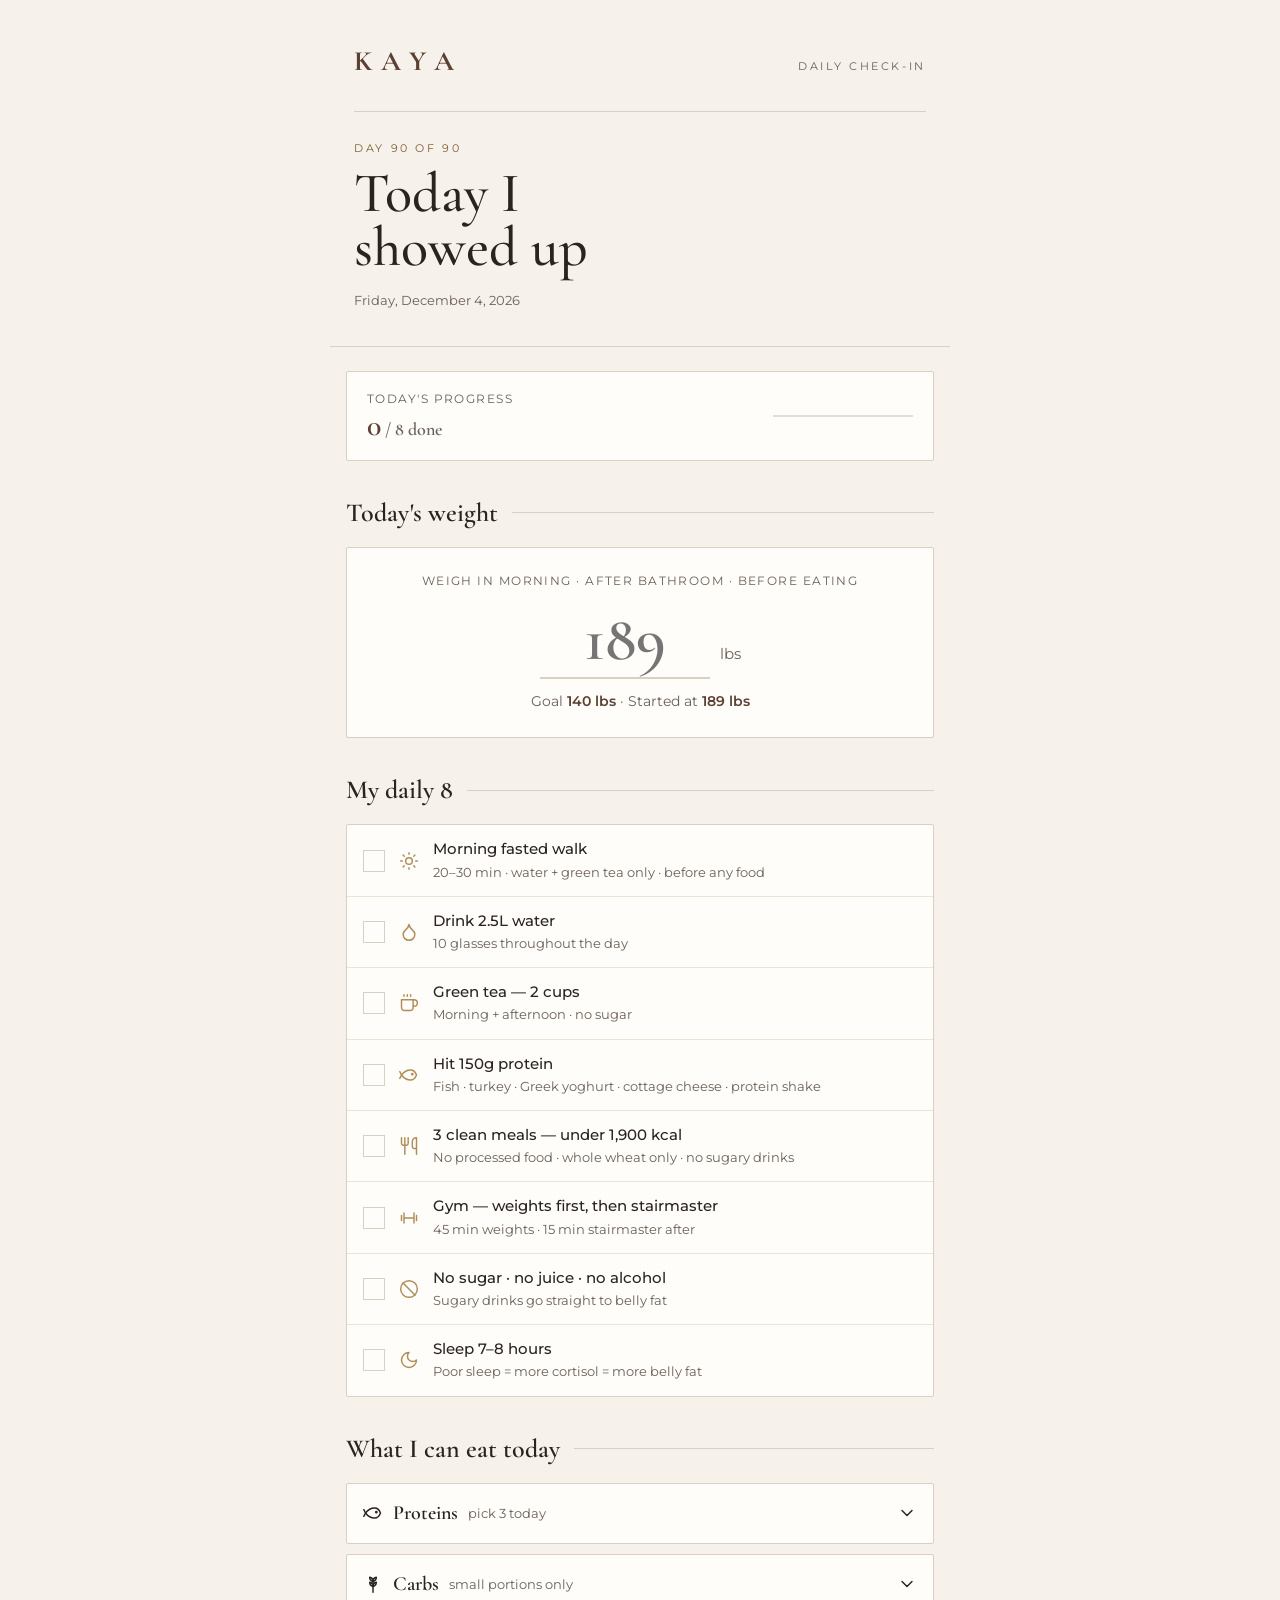
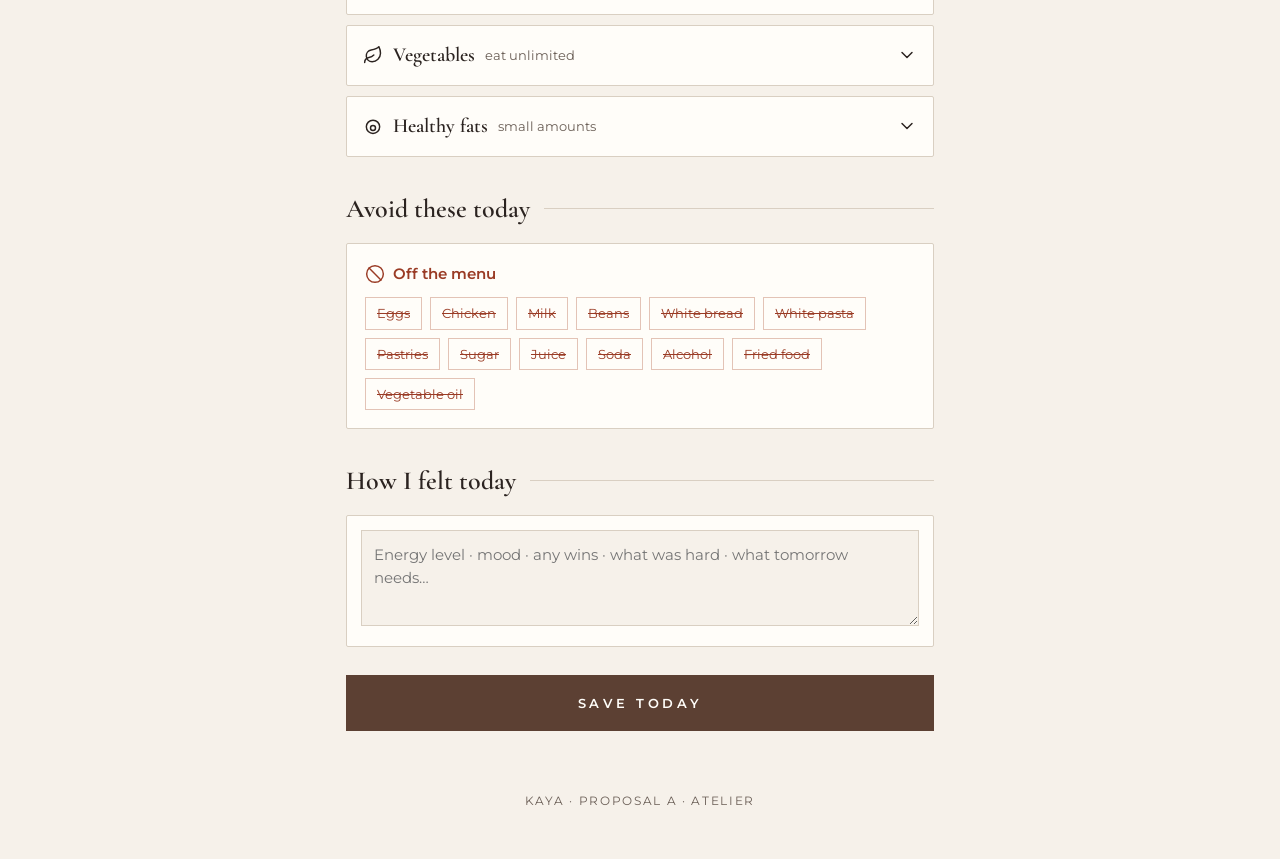
<file: proposals/a-atelier.html>
<!DOCTYPE html>
<html lang="en">
<head>
<meta charset="UTF-8">
<meta name="viewport" content="width=device-width, initial-scale=1.0">
<title>Kaya Check-In · Atelier</title>
<link rel="preconnect" href="https://fonts.googleapis.com">
<link rel="preconnect" href="https://fonts.gstatic.com" crossorigin>
<link href="https://fonts.googleapis.com/css2?family=Cormorant+Garamond:wght@500;600;700&family=Montserrat:wght@400;500;600&display=swap" rel="stylesheet">
<style>
*,*::before,*::after{box-sizing:border-box}
*{margin:0;padding:0}
body{background:var(--bg);color:var(--ink);font-family:var(--font-body);font-size:16px;line-height:1.55;-webkit-font-smoothing:antialiased}
button{font:inherit;color:inherit;background:none;border:0;cursor:pointer;text-align:inherit;touch-action:manipulation}
ul{list-style:none}
.icon{width:20px;height:20px;flex-shrink:0;fill:none;stroke:currentColor;stroke-width:1.75;stroke-linecap:round;stroke-linejoin:round}
:focus-visible{outline:3px solid var(--ring);outline-offset:3px}
.skip{position:absolute;left:-9999px;top:8px;background:var(--surface);color:var(--ink);padding:8px 12px;z-index:10}
.skip:focus{left:8px}
.wrap{max-width:620px;margin:0 auto;padding:24px 16px 48px}
.section{margin-top:32px}
.label{display:block;font-size:12px;letter-spacing:.12em;text-transform:uppercase;color:var(--muted)}
.progress{display:flex;align-items:center;gap:16px}
.progress-info{flex:1}
.ring{width:56px;height:56px;transform:rotate(-90deg)}
.ring circle{fill:none;stroke-width:5}
.ring-track{stroke:var(--track)}
.ring-fill{stroke:var(--primary);stroke-linecap:round;stroke-dasharray:0 100;transition:stroke-dasharray .5s ease}
.bar{width:120px;height:6px;background:var(--track);overflow:hidden}
.bar-fill{height:100%;width:0;background:var(--primary);transition:width .5s ease}
.weight-card{text-align:center}
.weight-row{display:flex;align-items:baseline;justify-content:center;gap:10px;margin-top:10px}
.weight-input{width:170px;background:transparent;border:0;border-bottom:2px solid var(--line);text-align:center;color:var(--primary);outline-offset:6px}
.weight-input:focus{border-color:var(--primary)}
.weight-input::-webkit-inner-spin-button,.weight-input::-webkit-outer-spin-button{-webkit-appearance:none;margin:0}
.weight-input{-moz-appearance:textfield;appearance:textfield}
.weight-unit{color:var(--muted)}
.weight-goal{margin-top:12px;font-size:14px;color:var(--muted)}
.weight-goal strong{color:var(--primary);font-weight:600}
.check{display:flex;align-items:center;gap:14px;width:100%;min-height:56px;padding:14px 16px;transition:background .15s}
.tick{width:26px;height:26px;display:grid;place-items:center;border:2px solid var(--line);flex-shrink:0;transition:background .2s,border-color .2s}
.tick .icon{width:16px;height:16px;stroke-width:3;opacity:0;transition:opacity .15s}
.check[aria-pressed=true] .tick{background:var(--primary);border-color:var(--primary);color:var(--on-primary)}
.check[aria-pressed=true] .tick .icon{opacity:1}
.check[aria-pressed=true] .check-text{text-decoration:line-through;color:var(--muted)}
.habit-icon{color:var(--accent-ink)}
.check-body{display:flex;flex-direction:column;flex:1}
.check-text{font-weight:500;line-height:1.35}
.check-note{font-size:13px;color:var(--muted);margin-top:2px}
.foods{display:grid;gap:10px}
.food-head{display:flex;align-items:center;gap:10px;width:100%;min-height:52px;padding:14px 16px}
.food-title{font-weight:600}
.food-sub{flex:1;font-size:13px;color:var(--muted)}
.chev{transition:transform .2s}
.food-head[aria-expanded=true] .chev{transform:rotate(180deg)}
.food-list{padding:0 16px 12px}
.food-list li{padding:8px 0;font-size:14px;border-top:1px solid var(--line-soft)}
.food-list b{color:var(--accent-ink);font-weight:600;margin-right:4px}
.avoid-title{display:flex;align-items:center;gap:8px;font-weight:600;color:var(--danger);margin-bottom:12px}
.avoid-list{display:flex;flex-wrap:wrap;gap:8px}
.avoid-list li{font-size:13px;padding:5px 11px;background:var(--danger-bg);color:var(--danger);text-decoration:line-through}
.notes{width:100%;min-height:96px;padding:12px;font:inherit;font-size:15px;color:var(--ink);background:var(--bg);border:1px solid var(--line);resize:vertical}
.notes:focus{border-color:var(--primary);outline:none;box-shadow:0 0 0 3px var(--ring-soft)}
.save-btn{display:block;width:100%;margin-top:28px;min-height:56px;background:var(--primary);color:var(--on-primary);text-align:center;transition:background .2s,transform .1s}
.save-btn:active{transform:scale(.99)}
.save-btn.saved{background:var(--accent-ink)}
.save-status{min-height:1.5em;margin-top:8px;text-align:center;font-size:14px;color:var(--muted)}
.foot{margin-top:32px;text-align:center;font-size:12px;letter-spacing:.14em;text-transform:uppercase;color:var(--muted)}
@media (prefers-reduced-motion:reduce){*{transition:none!important}}

:root{
  /* PLACEHOLDER palette — swap for Kaya logo colours */
  --bg:#F6F1EA;--surface:#FFFDF9;--ink:#2B2320;--muted:#6B5F57;
  --primary:#5C4033;--on-primary:#FFFDF9;--accent-ink:#7E5F35;--brass:#B08D57;
  --line:#D9CFC2;--line-soft:#ECE4D9;--track:#E7DED2;--ring:#7E5F35;--ring-soft:rgba(126,95,53,.18);
  --danger:#9A3B25;--danger-bg:#F6E4DC;
  --font-body:'Montserrat',sans-serif;--font-display:'Cormorant Garamond',serif;
}
body{font-size:15px}
.hero{padding:40px 24px 36px;max-width:620px;margin:0 auto;border-bottom:1px solid var(--line)}
.brand{display:flex;align-items:baseline;justify-content:space-between;padding-bottom:28px;margin-bottom:28px;border-bottom:1px solid var(--line)}
.logo{font-family:var(--font-display);font-weight:700;font-size:28px;letter-spacing:.32em;color:var(--primary)}
.brand-sub{font-size:11px;letter-spacing:.24em;text-transform:uppercase;color:var(--muted)}
.eyebrow{font-size:11px;letter-spacing:.24em;text-transform:uppercase;color:var(--accent-ink)}
.title{font-family:var(--font-display);font-weight:500;font-size:56px;line-height:.95;margin-top:10px;color:var(--ink)}
.date{margin-top:16px;font-size:13px;color:var(--muted)}
.card{background:var(--surface);border:1px solid var(--line);border-radius:2px}
.progress{padding:18px 20px}
.ring{display:none}
.progress-value{font-family:var(--font-display);font-size:30px;font-weight:600;line-height:1.1;color:var(--primary)}
.of{font-size:18px;color:var(--muted)}
.bar{height:2px;width:140px}
.section-title{font-family:var(--font-display);font-weight:600;font-size:26px;margin-bottom:14px;display:flex;align-items:center;gap:14px}
.section-title::after{content:'';flex:1;height:1px;background:var(--line)}
.weight-card{padding:24px}
.weight-input{font-family:var(--font-display);font-weight:600;font-size:64px;line-height:1}
.checklist li+li{border-top:1px solid var(--line-soft)}
.check:hover{background:var(--bg)}
.tick{border-radius:0;width:22px;height:22px;border-width:1.5px}
.habit-icon{color:var(--brass)}
.check[aria-pressed=true]{background:#F3ECE1}
.food-title{font-family:var(--font-display);font-size:20px;font-weight:600}
.avoid-card{padding:18px}
.avoid-list li{border-radius:0;background:transparent;border:1px solid #E3C3B6}
.notes-card{padding:14px}
.notes{border-radius:0}
.save-btn{border-radius:0;font-size:13px;font-weight:600;letter-spacing:.28em;text-transform:uppercase}
</style>
</head>
<body>

<a class="skip" href="#main">Skip to check-in</a>

<header class="hero">
  <div class="brand">
    <!-- LOGO SLOT: replace this wordmark with <img src="kaya-logo.svg" alt="Kaya"> -->
    <span class="logo" role="img" aria-label="Kaya">KAYA</span>
    <span class="brand-sub">Daily Check-In</span>
  </div>
  <p class="eyebrow">Day <span id="dayCount">1</span> of 90</p>
  <h1 class="title">Today I<br>showed up</h1>
  <p class="date" id="todayDate"></p>
</header>

<main id="main" class="wrap">

  <section class="progress card" aria-label="Today's progress">
    <svg class="ring" viewBox="0 0 44 44" aria-hidden="true">
      <circle class="ring-track" cx="22" cy="22" r="18"/>
      <circle class="ring-fill" id="ringFill" cx="22" cy="22" r="18" pathLength="100"/>
    </svg>
    <div class="progress-info">
      <p class="label">Today's progress</p>
      <p class="progress-value"><span id="completedCount">0</span><span class="of"> / 8 done</span></p>
    </div>
    <div class="bar" aria-hidden="true"><div class="bar-fill" id="barFill"></div></div>
  </section>

  <section class="section">
    <h2 class="section-title">Today's weight</h2>
    <div class="card weight-card">
      <label class="label" for="weightInput">Weigh in morning · after bathroom · before eating</label>
      <div class="weight-row">
        <input type="number" inputmode="decimal" class="weight-input" id="weightInput" placeholder="189" step="0.1">
        <span class="weight-unit">lbs</span>
      </div>
      <p class="weight-goal">Goal <strong>140 lbs</strong> · Started at <strong>189 lbs</strong></p>
    </div>
  </section>

  <section class="section">
    <h2 class="section-title">My daily 8</h2>
    <ul class="checklist card" id="checklist"></ul>
  </section>

  <section class="section">
    <h2 class="section-title">What I can eat today</h2>
    <div class="foods" id="foods"></div>
  </section>

  <section class="section">
    <h2 class="section-title">Avoid these today</h2>
    <div class="card avoid-card">
      <p class="avoid-title"><svg class="icon" aria-hidden="true" viewBox="0 0 24 24"><circle cx="12" cy="12" r="10"/><path d="m4.9 4.9 14.2 14.2"/></svg>Off the menu</p>
      <ul class="avoid-list" id="avoidList"></ul>
    </div>
  </section>

  <section class="section">
    <h2 class="section-title"><label for="notes">How I felt today</label></h2>
    <div class="card notes-card">
      <textarea class="notes" id="notes" placeholder="Energy level · mood · any wins · what was hard · what tomorrow needs…"></textarea>
    </div>
  </section>

  <button class="save-btn" id="saveBtn" type="button">Save today</button>
  <p class="save-status" id="saveStatus" role="status" aria-live="polite"></p>

  <footer class="foot">Kaya · proposal A · Atelier</footer>
</main>


<script>
const ICONS = {
  sun: '<circle cx="12" cy="12" r="4"/><path d="M12 2v2M12 20v2M4.9 4.9l1.4 1.4M17.7 17.7l1.4 1.4M2 12h2M20 12h2M6.3 17.7l-1.4 1.4M19.1 4.9l-1.4 1.4"/>',
  drop: '<path d="M12 22a7 7 0 0 0 7-7c0-2-1-3.9-3-5.5S12.5 5.5 12 3c-.5 2.5-2 4.9-4 6.5S5 13 5 15a7 7 0 0 0 7 7z"/>',
  cup: '<path d="M17 8h1a4 4 0 1 1 0 8h-1"/><path d="M3 8h14v9a4 4 0 0 1-4 4H7a4 4 0 0 1-4-4Z"/><path d="M6 2v2M10 2v2M14 2v2"/>',
  fish: '<path d="M3 12c3-4 7-6 11-6 3 0 5.5 2 7 6-1.5 4-4 6-7 6-4 0-8-2-11-6z"/><path d="M3 12 1 8M3 12l-2 4"/><circle cx="16" cy="11" r=".8"/>',
  plate: '<path d="M3 2v7c0 1.1.9 2 2 2h4a2 2 0 0 0 2-2V2M7 2v20"/><path d="M21 15V2a5 5 0 0 0-5 5v6c0 1.1.9 2 2 2h3Zm0 0v7"/>',
  weights: '<path d="M6 6v12M18 6v12M3 9v6M21 9v6M6 12h12"/>',
  ban: '<circle cx="12" cy="12" r="10"/><path d="m4.9 4.9 14.2 14.2"/>',
  moon: '<path d="M12 3a6 6 0 0 0 9 9 9 9 0 1 1-9-9Z"/>',
  grain: '<path d="M12 22V9"/><path d="M12 9c-2.5-.5-4-2.5-4-5 2.5.5 4 2.5 4 5Zm0 0c2.5-.5 4-2.5 4-5-2.5.5-4 2.5-4 5Zm0 6c-2.5-.5-4-2.5-4-5 2.5.5 4 2.5 4 5Zm0 0c2.5-.5 4-2.5 4-5-2.5.5-4 2.5-4 5Z"/>',
  leaf: '<path d="M11 20A7 7 0 0 1 9.8 6.1C15.5 5 17 4.5 19 2c1 2 2 4.2 2 8 0 5.5-4.8 10-10 10Z"/><path d="M2 21c0-3 1.9-5.4 5.1-6C9.5 14.5 12 13 13 12"/>',
  seed: '<circle cx="12" cy="13" r="8"/><circle cx="12" cy="14.5" r="3"/>',
  check: '<path d="M20 6 9 17l-5-5"/>',
  chevron: '<path d="m6 9 6 6 6-6"/>',
};
const icon = (n, cls = 'icon') => `<svg class="${cls}" aria-hidden="true" viewBox="0 0 24 24">${ICONS[n]}</svg>`;

const HABITS = [
  ['walk', 'sun', 'Morning fasted walk', '20–30 min · water + green tea only · before any food'],
  ['water', 'drop', 'Drink 2.5L water', '10 glasses throughout the day'],
  ['tea', 'cup', 'Green tea — 2 cups', 'Morning + afternoon · no sugar'],
  ['protein', 'fish', 'Hit 150g protein', 'Fish · turkey · Greek yoghurt · cottage cheese · protein shake'],
  ['meals', 'plate', '3 clean meals — under 1,900 kcal', 'No processed food · whole wheat only · no sugary drinks'],
  ['gym', 'weights', 'Gym — weights first, then stairmaster', '45 min weights · 15 min stairmaster after'],
  ['sugar', 'ban', 'No sugar · no juice · no alcohol', 'Sugary drinks go straight to belly fat'],
  ['sleep', 'moon', 'Sleep 7–8 hours', 'Poor sleep = more cortisol = more belly fat'],
];
const FOODS = [
  ['fish', 'Proteins', 'pick 3 today', ['<b>Fish</b> salmon · tuna · cod · tilapia · sardines', '<b>Turkey</b> ground turkey · turkey breast slices', '<b>Beef</b> lean ground beef 95% · lean steak', '<b>Greek yoghurt</b> plain · 0% or 2% fat · 200g', '<b>Cottage cheese</b> low fat · 200g', '<b>Protein powder</b> whey or plant based · 1 scoop', '<b>Tofu / tempeh</b> if you like them', '<b>Shrimp / prawns</b> grilled or sautéed']],
  ['grain', 'Carbs', 'small portions only', ['<b>Sweet potato</b> best choice for fat loss', '<b>Brown rice</b> 100g cooked max', '<b>Quinoa</b> 100g cooked', '<b>Whole wheat bread</b> 1 slice max', '<b>Whole wheat pasta</b> 100g cooked max', '<b>Oats</b> 50g dry · breakfast only', '<b>Banana</b> 1 per day · before workout', '<b>Apple</b> best snack option']],
  ['leaf', 'Vegetables', 'eat unlimited', ['<b>Broccoli</b>', '<b>Spinach + mixed greens</b> fill half the plate', '<b>Bell peppers</b> all colors', '<b>Cucumber</b> great snack', '<b>Tomatoes</b> cherry or large', '<b>Cauliflower</b> roasted or steamed', '<b>Zucchini</b> grilled or sautéed', '<b>Asparagus · green beans · brussels sprouts</b>']],
  ['seed', 'Healthy fats', 'small amounts', ['<b>Avocado</b> ½ per day', '<b>Olive oil</b> 1 tbsp for cooking or dressing', '<b>Almonds</b> 15g (small handful) max', '<b>Walnuts</b> 15g max', '<b>Chia seeds</b> 1 tbsp on yoghurt', '<b>Flax seeds</b> 1 tbsp · great fiber', '<b>Tahini</b> 1 tbsp on salad']],
];
const AVOID = ['Eggs', 'Chicken', 'Milk', 'Beans', 'White bread', 'White pasta', 'Pastries', 'Sugar', 'Juice', 'Soda', 'Alcohol', 'Fried food', 'Vegetable oil'];

// Render
document.getElementById('checklist').innerHTML = HABITS.map(([id, ic, text, note]) => `
  <li><button type="button" class="check" data-id="${id}" aria-pressed="false">
    <span class="tick">${icon('check')}</span>
    ${icon(ic, 'icon habit-icon')}
    <span class="check-body"><span class="check-text">${text}</span><span class="check-note">${note}</span></span>
  </button></li>`).join('');
document.getElementById('foods').innerHTML = FOODS.map(([ic, title, sub, items], i) => `
  <div class="food card">
    <button type="button" class="food-head" aria-expanded="false" aria-controls="food${i}">
      ${icon(ic)}<span class="food-title">${title}</span><span class="food-sub">${sub}</span>${icon('chevron', 'icon chev')}
    </button>
    <ul class="food-list" id="food${i}" hidden>${items.map(t => `<li>${t}</li>`).join('')}</ul>
  </div>`).join('');
document.getElementById('avoidList').innerHTML = AVOID.map(t => `<li>${t}</li>`).join('');

// Date + day count
const today = new Date();
document.getElementById('todayDate').textContent = today.toLocaleDateString('en-US', { weekday: 'long', month: 'long', day: 'numeric', year: 'numeric' });
const startDate = new Date(2026, 3, 6); // adjust to actual start
const dayCount = Math.max(1, Math.floor((today - startDate) / 86400000) + 1);
document.getElementById('dayCount').textContent = Math.min(dayCount, 90);

// Storage (same keys as the original page, so saved days carry over)
const dateKey = `${today.getFullYear()}-${String(today.getMonth() + 1).padStart(2, '0')}-${String(today.getDate()).padStart(2, '0')}`;
let state = { checks: {}, weight: '', notes: '' };
try { state = JSON.parse(localStorage.getItem('checkin_' + dateKey)) || state; } catch (e) {}
const persist = () => { try { localStorage.setItem('checkin_' + dateKey, JSON.stringify(state)); return true; } catch (e) { return false; } };

const checks = [...document.querySelectorAll('.check')];
checks.forEach(b => {
  b.setAttribute('aria-pressed', !!state.checks[b.dataset.id]);
  b.addEventListener('click', () => {
    const on = b.getAttribute('aria-pressed') !== 'true';
    b.setAttribute('aria-pressed', on);
    state.checks[b.dataset.id] = on;
    persist();
    updateProgress();
  });
});
document.querySelectorAll('.food-head').forEach(h => h.addEventListener('click', () => {
  const open = h.getAttribute('aria-expanded') !== 'true';
  h.setAttribute('aria-expanded', open);
  document.getElementById(h.getAttribute('aria-controls')).hidden = !open;
}));

const weight = document.getElementById('weightInput');
const notes = document.getElementById('notes');
weight.value = state.weight || '';
notes.value = state.notes || '';
weight.addEventListener('change', () => { state.weight = weight.value; persist(); });
notes.addEventListener('blur', () => { state.notes = notes.value; persist(); });

function updateProgress() {
  const done = checks.filter(b => b.getAttribute('aria-pressed') === 'true').length;
  const pct = done / checks.length * 100;
  document.getElementById('completedCount').textContent = done;
  document.getElementById('barFill').style.width = pct + '%';
  document.getElementById('ringFill').style.strokeDasharray = `${pct} 100`;
}
updateProgress();

const btn = document.getElementById('saveBtn');
const status = document.getElementById('saveStatus');
let t;
btn.addEventListener('click', () => {
  state.weight = weight.value;
  state.notes = notes.value;
  const ok = persist();
  btn.classList.toggle('saved', ok);
  btn.textContent = ok ? 'Saved' : 'Save today';
  status.textContent = ok ? 'Today is saved.' : 'Couldn’t save — this browser is blocking storage.';
  clearTimeout(t);
  t = setTimeout(() => { btn.textContent = 'Save today'; btn.classList.remove('saved'); status.textContent = ''; }, 2500);
});
</script>

</body>
</html>
</file>
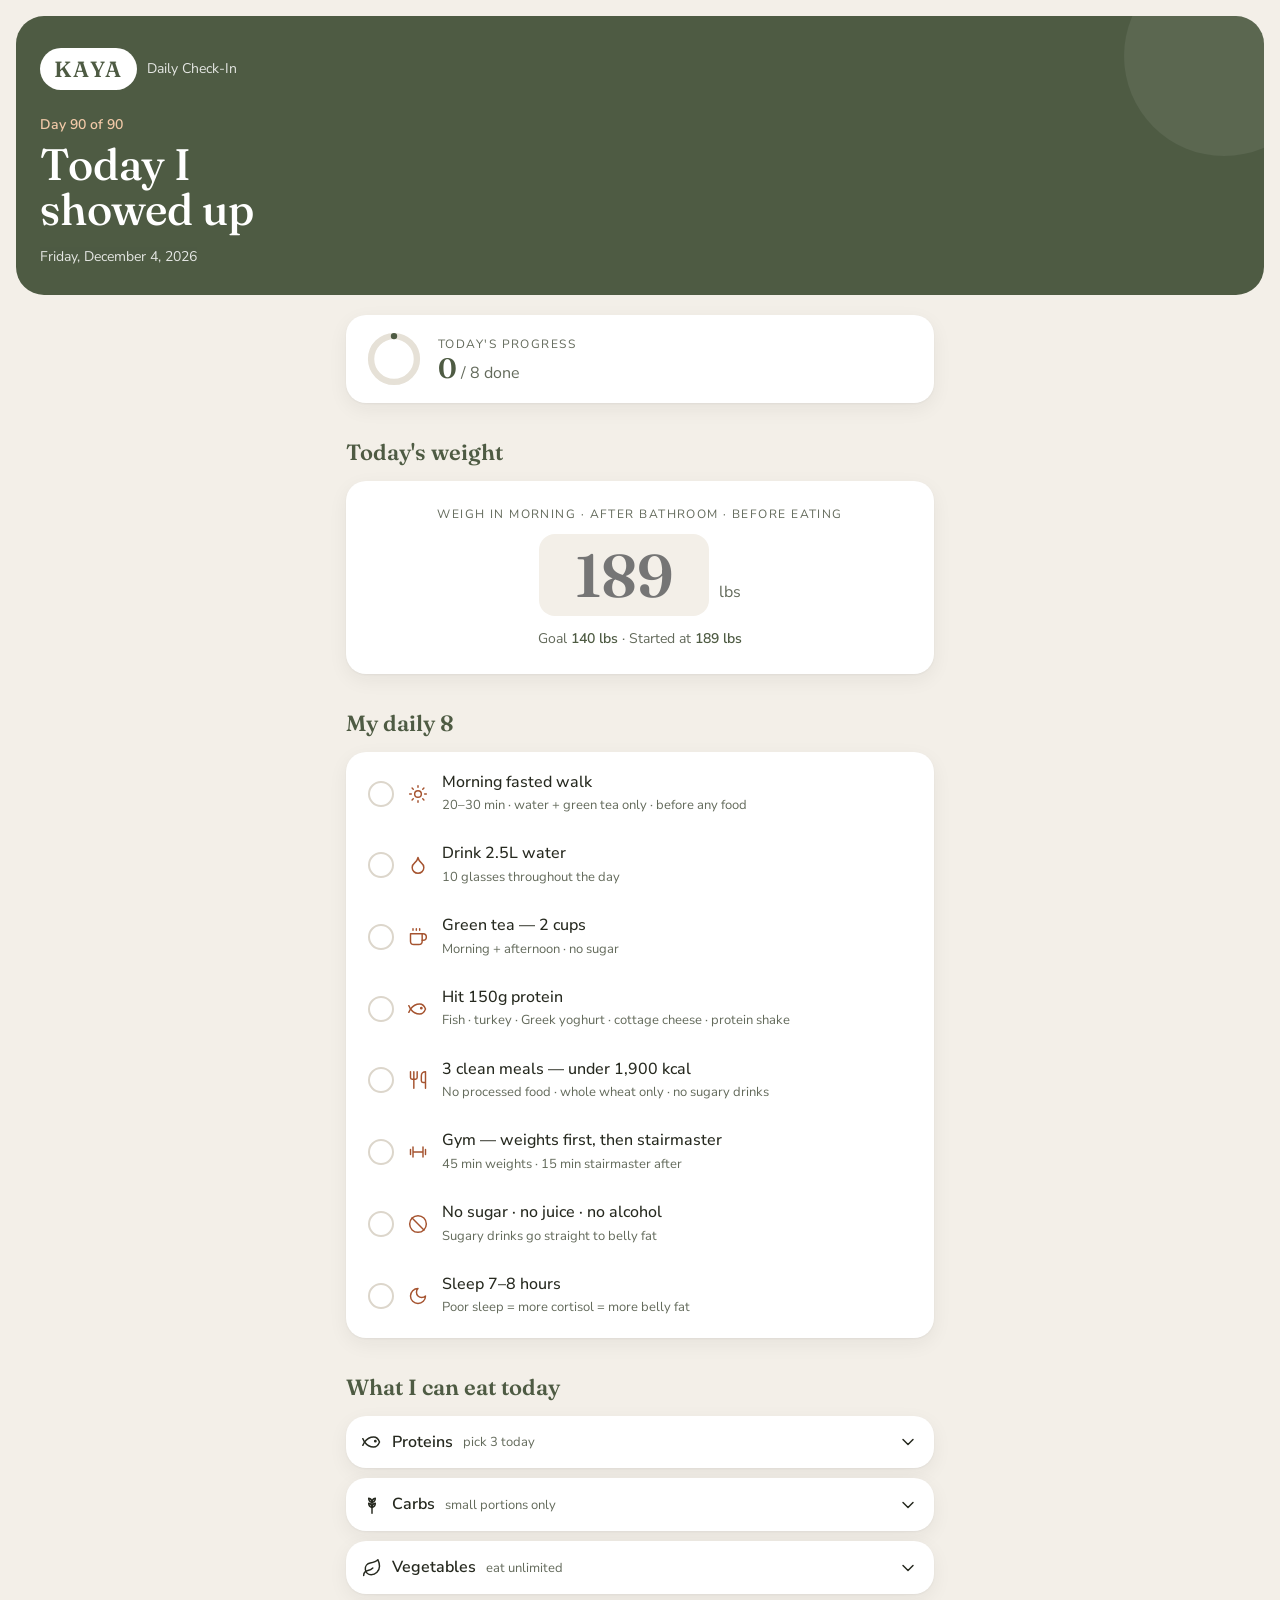
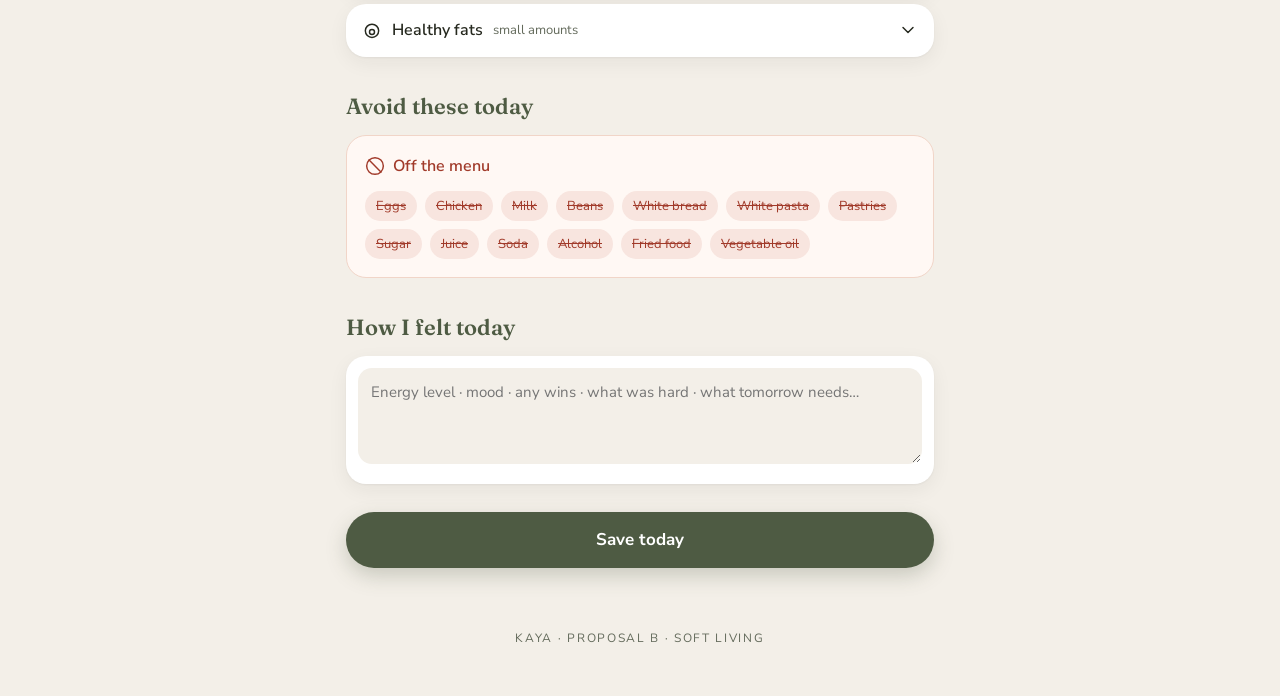
<file: proposals/b-soft-living.html>
<!DOCTYPE html>
<html lang="en">
<head>
<meta charset="UTF-8">
<meta name="viewport" content="width=device-width, initial-scale=1.0">
<title>Kaya Check-In · Soft Living</title>
<link rel="preconnect" href="https://fonts.googleapis.com">
<link rel="preconnect" href="https://fonts.gstatic.com" crossorigin>
<link href="https://fonts.googleapis.com/css2?family=Fraunces:opsz,wght@9..144,500;9..144,600&family=Nunito+Sans:opsz,wght@6..12,400;6..12,600;6..12,700&display=swap" rel="stylesheet">
<style>
*,*::before,*::after{box-sizing:border-box}
*{margin:0;padding:0}
body{background:var(--bg);color:var(--ink);font-family:var(--font-body);font-size:16px;line-height:1.55;-webkit-font-smoothing:antialiased}
button{font:inherit;color:inherit;background:none;border:0;cursor:pointer;text-align:inherit;touch-action:manipulation}
ul{list-style:none}
.icon{width:20px;height:20px;flex-shrink:0;fill:none;stroke:currentColor;stroke-width:1.75;stroke-linecap:round;stroke-linejoin:round}
:focus-visible{outline:3px solid var(--ring);outline-offset:3px}
.skip{position:absolute;left:-9999px;top:8px;background:var(--surface);color:var(--ink);padding:8px 12px;z-index:10}
.skip:focus{left:8px}
.wrap{max-width:620px;margin:0 auto;padding:24px 16px 48px}
.section{margin-top:32px}
.label{display:block;font-size:12px;letter-spacing:.12em;text-transform:uppercase;color:var(--muted)}
.progress{display:flex;align-items:center;gap:16px}
.progress-info{flex:1}
.ring{width:56px;height:56px;transform:rotate(-90deg)}
.ring circle{fill:none;stroke-width:5}
.ring-track{stroke:var(--track)}
.ring-fill{stroke:var(--primary);stroke-linecap:round;stroke-dasharray:0 100;transition:stroke-dasharray .5s ease}
.bar{width:120px;height:6px;background:var(--track);overflow:hidden}
.bar-fill{height:100%;width:0;background:var(--primary);transition:width .5s ease}
.weight-card{text-align:center}
.weight-row{display:flex;align-items:baseline;justify-content:center;gap:10px;margin-top:10px}
.weight-input{width:170px;background:transparent;border:0;border-bottom:2px solid var(--line);text-align:center;color:var(--primary);outline-offset:6px}
.weight-input:focus{border-color:var(--primary)}
.weight-input::-webkit-inner-spin-button,.weight-input::-webkit-outer-spin-button{-webkit-appearance:none;margin:0}
.weight-input{-moz-appearance:textfield;appearance:textfield}
.weight-unit{color:var(--muted)}
.weight-goal{margin-top:12px;font-size:14px;color:var(--muted)}
.weight-goal strong{color:var(--primary);font-weight:600}
.check{display:flex;align-items:center;gap:14px;width:100%;min-height:56px;padding:14px 16px;transition:background .15s}
.tick{width:26px;height:26px;display:grid;place-items:center;border:2px solid var(--line);flex-shrink:0;transition:background .2s,border-color .2s}
.tick .icon{width:16px;height:16px;stroke-width:3;opacity:0;transition:opacity .15s}
.check[aria-pressed=true] .tick{background:var(--primary);border-color:var(--primary);color:var(--on-primary)}
.check[aria-pressed=true] .tick .icon{opacity:1}
.check[aria-pressed=true] .check-text{text-decoration:line-through;color:var(--muted)}
.habit-icon{color:var(--accent-ink)}
.check-body{display:flex;flex-direction:column;flex:1}
.check-text{font-weight:500;line-height:1.35}
.check-note{font-size:13px;color:var(--muted);margin-top:2px}
.foods{display:grid;gap:10px}
.food-head{display:flex;align-items:center;gap:10px;width:100%;min-height:52px;padding:14px 16px}
.food-title{font-weight:600}
.food-sub{flex:1;font-size:13px;color:var(--muted)}
.chev{transition:transform .2s}
.food-head[aria-expanded=true] .chev{transform:rotate(180deg)}
.food-list{padding:0 16px 12px}
.food-list li{padding:8px 0;font-size:14px;border-top:1px solid var(--line-soft)}
.food-list b{color:var(--accent-ink);font-weight:600;margin-right:4px}
.avoid-title{display:flex;align-items:center;gap:8px;font-weight:600;color:var(--danger);margin-bottom:12px}
.avoid-list{display:flex;flex-wrap:wrap;gap:8px}
.avoid-list li{font-size:13px;padding:5px 11px;background:var(--danger-bg);color:var(--danger);text-decoration:line-through}
.notes{width:100%;min-height:96px;padding:12px;font:inherit;font-size:15px;color:var(--ink);background:var(--bg);border:1px solid var(--line);resize:vertical}
.notes:focus{border-color:var(--primary);outline:none;box-shadow:0 0 0 3px var(--ring-soft)}
.save-btn{display:block;width:100%;margin-top:28px;min-height:56px;background:var(--primary);color:var(--on-primary);text-align:center;transition:background .2s,transform .1s}
.save-btn:active{transform:scale(.99)}
.save-btn.saved{background:var(--accent-ink)}
.save-status{min-height:1.5em;margin-top:8px;text-align:center;font-size:14px;color:var(--muted)}
.foot{margin-top:32px;text-align:center;font-size:12px;letter-spacing:.14em;text-transform:uppercase;color:var(--muted)}
@media (prefers-reduced-motion:reduce){*{transition:none!important}}

:root{
  /* PLACEHOLDER palette — swap for Kaya logo colours */
  --bg:#F3EFE8;--surface:#FFFFFF;--ink:#26291F;--muted:#636A5B;
  --primary:#4E5B43;--on-primary:#FFFFFF;--accent-ink:#A5532F;
  --line:#DCD6CB;--line-soft:#EEEAE2;--track:#E6E1D7;--ring:#A5532F;--ring-soft:rgba(165,83,47,.18);
  --danger:#A13A2A;--danger-bg:#F8E5DF;
  --font-body:'Nunito Sans',sans-serif;--font-display:'Fraunces',serif;
}
.hero{margin:16px;padding:32px 24px 28px;border-radius:28px;background:var(--primary);color:#fff;position:relative;overflow:hidden}
.hero::after{content:'';position:absolute;right:-60px;top:-60px;width:200px;height:200px;border-radius:50%;background:rgba(255,255,255,.07)}
.brand{display:flex;align-items:center;gap:10px;margin-bottom:24px}
.logo{font-family:var(--font-display);font-weight:600;font-size:22px;letter-spacing:.08em;background:#fff;color:var(--primary);padding:4px 14px;border-radius:999px}
.brand-sub{font-size:14px;opacity:.85}
.eyebrow{font-size:14px;font-weight:600;color:#F2C9A8}
.title{font-family:var(--font-display);font-weight:500;font-size:44px;line-height:1.02;margin-top:6px}
.date{margin-top:14px;font-size:14px;opacity:.85}
.wrap{padding-top:8px}
.card{background:var(--surface);border-radius:20px;box-shadow:0 1px 2px rgba(38,41,31,.05),0 6px 20px rgba(38,41,31,.06)}
.progress{padding:16px 20px;margin-top:-4px}
.bar{display:none}
.progress-value{font-family:var(--font-display);font-size:28px;font-weight:600;color:var(--primary);line-height:1.1}
.of{font-family:var(--font-body);font-size:16px;font-weight:400;color:var(--muted)}
.section-title{font-family:var(--font-display);font-weight:600;font-size:22px;margin-bottom:12px;color:var(--primary)}
.weight-card{padding:24px}
.weight-input{font-family:var(--font-display);font-weight:600;font-size:60px;border-bottom:none;background:var(--bg);border-radius:16px;padding:4px 0}
.checklist{padding:6px}
.check{border-radius:14px}
.check:hover{background:var(--bg)}
.tick{border-radius:50%}
.check[aria-pressed=true]{background:#EEF0EA}
.food-head{border-radius:20px}
.food-title{font-size:16px}
.avoid-card{padding:18px;background:#FFF8F4;box-shadow:none;border:1px solid #F1D5C8}
.avoid-list li{border-radius:999px}
.notes-card{padding:12px}
.notes{border-radius:14px;border-color:transparent}
.save-btn{border-radius:999px;font-weight:700;font-size:17px;box-shadow:0 8px 20px rgba(78,91,67,.25)}
</style>
</head>
<body>

<a class="skip" href="#main">Skip to check-in</a>

<header class="hero">
  <div class="brand">
    <!-- LOGO SLOT: replace this wordmark with <img src="kaya-logo.svg" alt="Kaya"> -->
    <span class="logo" role="img" aria-label="Kaya">KAYA</span>
    <span class="brand-sub">Daily Check-In</span>
  </div>
  <p class="eyebrow">Day <span id="dayCount">1</span> of 90</p>
  <h1 class="title">Today I<br>showed up</h1>
  <p class="date" id="todayDate"></p>
</header>

<main id="main" class="wrap">

  <section class="progress card" aria-label="Today's progress">
    <svg class="ring" viewBox="0 0 44 44" aria-hidden="true">
      <circle class="ring-track" cx="22" cy="22" r="18"/>
      <circle class="ring-fill" id="ringFill" cx="22" cy="22" r="18" pathLength="100"/>
    </svg>
    <div class="progress-info">
      <p class="label">Today's progress</p>
      <p class="progress-value"><span id="completedCount">0</span><span class="of"> / 8 done</span></p>
    </div>
    <div class="bar" aria-hidden="true"><div class="bar-fill" id="barFill"></div></div>
  </section>

  <section class="section">
    <h2 class="section-title">Today's weight</h2>
    <div class="card weight-card">
      <label class="label" for="weightInput">Weigh in morning · after bathroom · before eating</label>
      <div class="weight-row">
        <input type="number" inputmode="decimal" class="weight-input" id="weightInput" placeholder="189" step="0.1">
        <span class="weight-unit">lbs</span>
      </div>
      <p class="weight-goal">Goal <strong>140 lbs</strong> · Started at <strong>189 lbs</strong></p>
    </div>
  </section>

  <section class="section">
    <h2 class="section-title">My daily 8</h2>
    <ul class="checklist card" id="checklist"></ul>
  </section>

  <section class="section">
    <h2 class="section-title">What I can eat today</h2>
    <div class="foods" id="foods"></div>
  </section>

  <section class="section">
    <h2 class="section-title">Avoid these today</h2>
    <div class="card avoid-card">
      <p class="avoid-title"><svg class="icon" aria-hidden="true" viewBox="0 0 24 24"><circle cx="12" cy="12" r="10"/><path d="m4.9 4.9 14.2 14.2"/></svg>Off the menu</p>
      <ul class="avoid-list" id="avoidList"></ul>
    </div>
  </section>

  <section class="section">
    <h2 class="section-title"><label for="notes">How I felt today</label></h2>
    <div class="card notes-card">
      <textarea class="notes" id="notes" placeholder="Energy level · mood · any wins · what was hard · what tomorrow needs…"></textarea>
    </div>
  </section>

  <button class="save-btn" id="saveBtn" type="button">Save today</button>
  <p class="save-status" id="saveStatus" role="status" aria-live="polite"></p>

  <footer class="foot">Kaya · proposal B · Soft Living</footer>
</main>


<script>
const ICONS = {
  sun: '<circle cx="12" cy="12" r="4"/><path d="M12 2v2M12 20v2M4.9 4.9l1.4 1.4M17.7 17.7l1.4 1.4M2 12h2M20 12h2M6.3 17.7l-1.4 1.4M19.1 4.9l-1.4 1.4"/>',
  drop: '<path d="M12 22a7 7 0 0 0 7-7c0-2-1-3.9-3-5.5S12.5 5.5 12 3c-.5 2.5-2 4.9-4 6.5S5 13 5 15a7 7 0 0 0 7 7z"/>',
  cup: '<path d="M17 8h1a4 4 0 1 1 0 8h-1"/><path d="M3 8h14v9a4 4 0 0 1-4 4H7a4 4 0 0 1-4-4Z"/><path d="M6 2v2M10 2v2M14 2v2"/>',
  fish: '<path d="M3 12c3-4 7-6 11-6 3 0 5.5 2 7 6-1.5 4-4 6-7 6-4 0-8-2-11-6z"/><path d="M3 12 1 8M3 12l-2 4"/><circle cx="16" cy="11" r=".8"/>',
  plate: '<path d="M3 2v7c0 1.1.9 2 2 2h4a2 2 0 0 0 2-2V2M7 2v20"/><path d="M21 15V2a5 5 0 0 0-5 5v6c0 1.1.9 2 2 2h3Zm0 0v7"/>',
  weights: '<path d="M6 6v12M18 6v12M3 9v6M21 9v6M6 12h12"/>',
  ban: '<circle cx="12" cy="12" r="10"/><path d="m4.9 4.9 14.2 14.2"/>',
  moon: '<path d="M12 3a6 6 0 0 0 9 9 9 9 0 1 1-9-9Z"/>',
  grain: '<path d="M12 22V9"/><path d="M12 9c-2.5-.5-4-2.5-4-5 2.5.5 4 2.5 4 5Zm0 0c2.5-.5 4-2.5 4-5-2.5.5-4 2.5-4 5Zm0 6c-2.5-.5-4-2.5-4-5 2.5.5 4 2.5 4 5Zm0 0c2.5-.5 4-2.5 4-5-2.5.5-4 2.5-4 5Z"/>',
  leaf: '<path d="M11 20A7 7 0 0 1 9.8 6.1C15.5 5 17 4.5 19 2c1 2 2 4.2 2 8 0 5.5-4.8 10-10 10Z"/><path d="M2 21c0-3 1.9-5.4 5.1-6C9.5 14.5 12 13 13 12"/>',
  seed: '<circle cx="12" cy="13" r="8"/><circle cx="12" cy="14.5" r="3"/>',
  check: '<path d="M20 6 9 17l-5-5"/>',
  chevron: '<path d="m6 9 6 6 6-6"/>',
};
const icon = (n, cls = 'icon') => `<svg class="${cls}" aria-hidden="true" viewBox="0 0 24 24">${ICONS[n]}</svg>`;

const HABITS = [
  ['walk', 'sun', 'Morning fasted walk', '20–30 min · water + green tea only · before any food'],
  ['water', 'drop', 'Drink 2.5L water', '10 glasses throughout the day'],
  ['tea', 'cup', 'Green tea — 2 cups', 'Morning + afternoon · no sugar'],
  ['protein', 'fish', 'Hit 150g protein', 'Fish · turkey · Greek yoghurt · cottage cheese · protein shake'],
  ['meals', 'plate', '3 clean meals — under 1,900 kcal', 'No processed food · whole wheat only · no sugary drinks'],
  ['gym', 'weights', 'Gym — weights first, then stairmaster', '45 min weights · 15 min stairmaster after'],
  ['sugar', 'ban', 'No sugar · no juice · no alcohol', 'Sugary drinks go straight to belly fat'],
  ['sleep', 'moon', 'Sleep 7–8 hours', 'Poor sleep = more cortisol = more belly fat'],
];
const FOODS = [
  ['fish', 'Proteins', 'pick 3 today', ['<b>Fish</b> salmon · tuna · cod · tilapia · sardines', '<b>Turkey</b> ground turkey · turkey breast slices', '<b>Beef</b> lean ground beef 95% · lean steak', '<b>Greek yoghurt</b> plain · 0% or 2% fat · 200g', '<b>Cottage cheese</b> low fat · 200g', '<b>Protein powder</b> whey or plant based · 1 scoop', '<b>Tofu / tempeh</b> if you like them', '<b>Shrimp / prawns</b> grilled or sautéed']],
  ['grain', 'Carbs', 'small portions only', ['<b>Sweet potato</b> best choice for fat loss', '<b>Brown rice</b> 100g cooked max', '<b>Quinoa</b> 100g cooked', '<b>Whole wheat bread</b> 1 slice max', '<b>Whole wheat pasta</b> 100g cooked max', '<b>Oats</b> 50g dry · breakfast only', '<b>Banana</b> 1 per day · before workout', '<b>Apple</b> best snack option']],
  ['leaf', 'Vegetables', 'eat unlimited', ['<b>Broccoli</b>', '<b>Spinach + mixed greens</b> fill half the plate', '<b>Bell peppers</b> all colors', '<b>Cucumber</b> great snack', '<b>Tomatoes</b> cherry or large', '<b>Cauliflower</b> roasted or steamed', '<b>Zucchini</b> grilled or sautéed', '<b>Asparagus · green beans · brussels sprouts</b>']],
  ['seed', 'Healthy fats', 'small amounts', ['<b>Avocado</b> ½ per day', '<b>Olive oil</b> 1 tbsp for cooking or dressing', '<b>Almonds</b> 15g (small handful) max', '<b>Walnuts</b> 15g max', '<b>Chia seeds</b> 1 tbsp on yoghurt', '<b>Flax seeds</b> 1 tbsp · great fiber', '<b>Tahini</b> 1 tbsp on salad']],
];
const AVOID = ['Eggs', 'Chicken', 'Milk', 'Beans', 'White bread', 'White pasta', 'Pastries', 'Sugar', 'Juice', 'Soda', 'Alcohol', 'Fried food', 'Vegetable oil'];

// Render
document.getElementById('checklist').innerHTML = HABITS.map(([id, ic, text, note]) => `
  <li><button type="button" class="check" data-id="${id}" aria-pressed="false">
    <span class="tick">${icon('check')}</span>
    ${icon(ic, 'icon habit-icon')}
    <span class="check-body"><span class="check-text">${text}</span><span class="check-note">${note}</span></span>
  </button></li>`).join('');
document.getElementById('foods').innerHTML = FOODS.map(([ic, title, sub, items], i) => `
  <div class="food card">
    <button type="button" class="food-head" aria-expanded="false" aria-controls="food${i}">
      ${icon(ic)}<span class="food-title">${title}</span><span class="food-sub">${sub}</span>${icon('chevron', 'icon chev')}
    </button>
    <ul class="food-list" id="food${i}" hidden>${items.map(t => `<li>${t}</li>`).join('')}</ul>
  </div>`).join('');
document.getElementById('avoidList').innerHTML = AVOID.map(t => `<li>${t}</li>`).join('');

// Date + day count
const today = new Date();
document.getElementById('todayDate').textContent = today.toLocaleDateString('en-US', { weekday: 'long', month: 'long', day: 'numeric', year: 'numeric' });
const startDate = new Date(2026, 3, 6); // adjust to actual start
const dayCount = Math.max(1, Math.floor((today - startDate) / 86400000) + 1);
document.getElementById('dayCount').textContent = Math.min(dayCount, 90);

// Storage (same keys as the original page, so saved days carry over)
const dateKey = `${today.getFullYear()}-${String(today.getMonth() + 1).padStart(2, '0')}-${String(today.getDate()).padStart(2, '0')}`;
let state = { checks: {}, weight: '', notes: '' };
try { state = JSON.parse(localStorage.getItem('checkin_' + dateKey)) || state; } catch (e) {}
const persist = () => { try { localStorage.setItem('checkin_' + dateKey, JSON.stringify(state)); return true; } catch (e) { return false; } };

const checks = [...document.querySelectorAll('.check')];
checks.forEach(b => {
  b.setAttribute('aria-pressed', !!state.checks[b.dataset.id]);
  b.addEventListener('click', () => {
    const on = b.getAttribute('aria-pressed') !== 'true';
    b.setAttribute('aria-pressed', on);
    state.checks[b.dataset.id] = on;
    persist();
    updateProgress();
  });
});
document.querySelectorAll('.food-head').forEach(h => h.addEventListener('click', () => {
  const open = h.getAttribute('aria-expanded') !== 'true';
  h.setAttribute('aria-expanded', open);
  document.getElementById(h.getAttribute('aria-controls')).hidden = !open;
}));

const weight = document.getElementById('weightInput');
const notes = document.getElementById('notes');
weight.value = state.weight || '';
notes.value = state.notes || '';
weight.addEventListener('change', () => { state.weight = weight.value; persist(); });
notes.addEventListener('blur', () => { state.notes = notes.value; persist(); });

function updateProgress() {
  const done = checks.filter(b => b.getAttribute('aria-pressed') === 'true').length;
  const pct = done / checks.length * 100;
  document.getElementById('completedCount').textContent = done;
  document.getElementById('barFill').style.width = pct + '%';
  document.getElementById('ringFill').style.strokeDasharray = `${pct} 100`;
}
updateProgress();

const btn = document.getElementById('saveBtn');
const status = document.getElementById('saveStatus');
let t;
btn.addEventListener('click', () => {
  state.weight = weight.value;
  state.notes = notes.value;
  const ok = persist();
  btn.classList.toggle('saved', ok);
  btn.textContent = ok ? 'Saved' : 'Save today';
  status.textContent = ok ? 'Today is saved.' : 'Couldn’t save — this browser is blocking storage.';
  clearTimeout(t);
  t = setTimeout(() => { btn.textContent = 'Save today'; btn.classList.remove('saved'); status.textContent = ''; }, 2500);
});
</script>

</body>
</html>
</file>
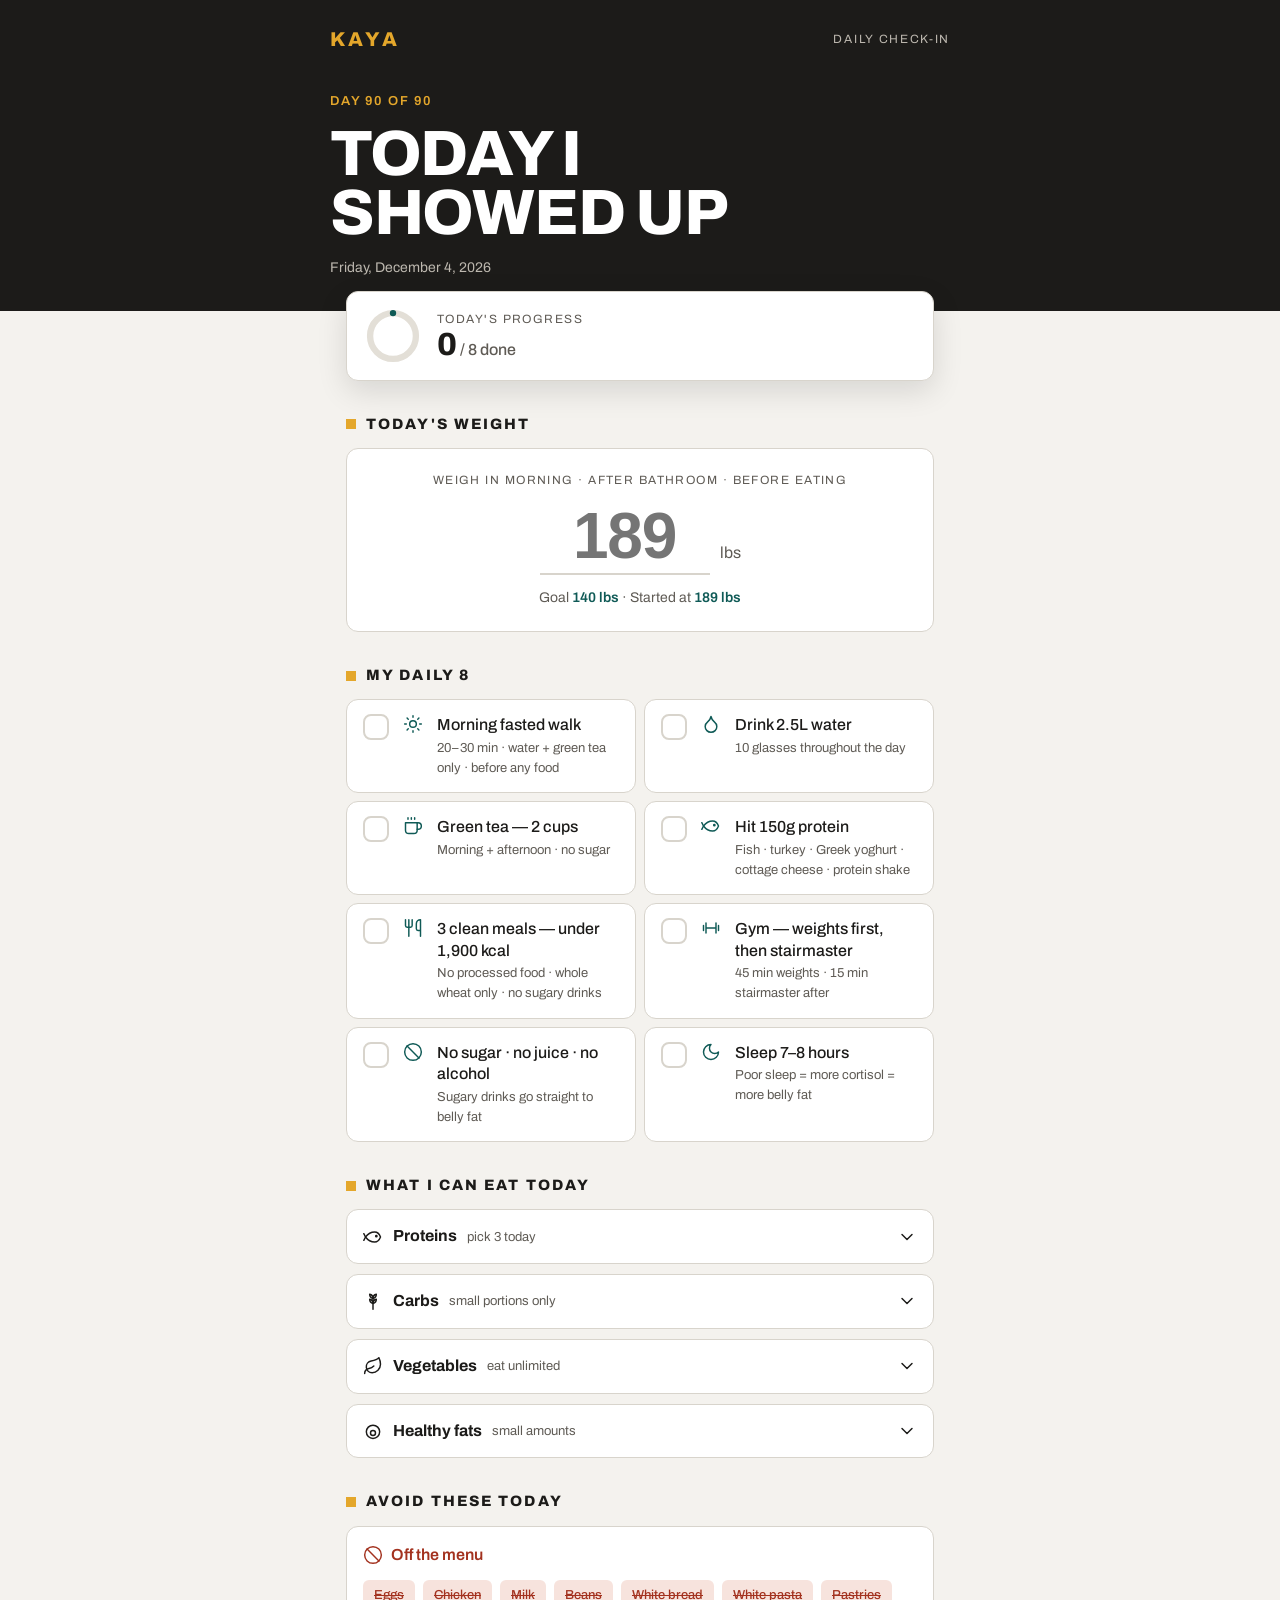
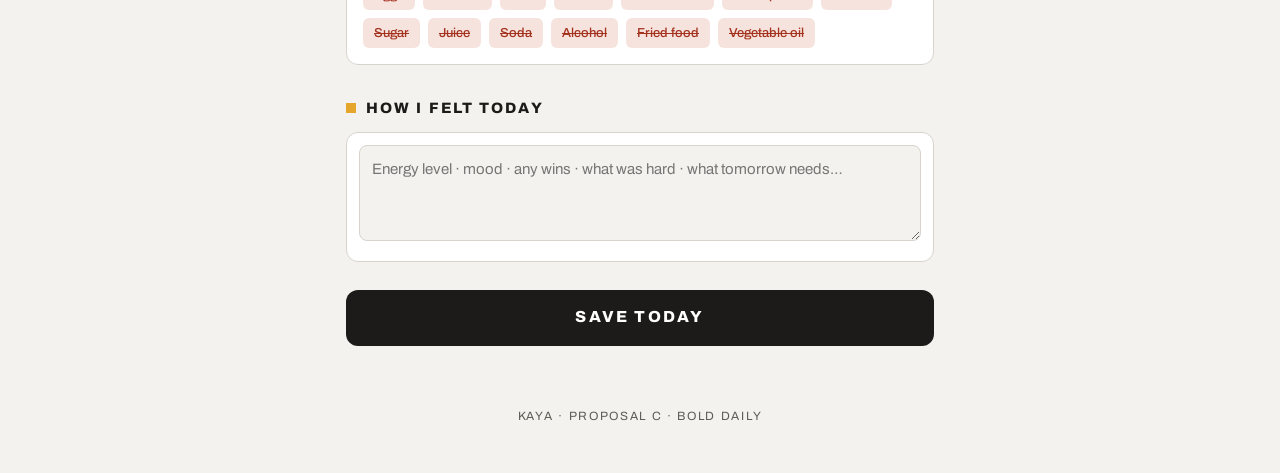
<file: proposals/c-bold-daily.html>
<!DOCTYPE html>
<html lang="en">
<head>
<meta charset="UTF-8">
<meta name="viewport" content="width=device-width, initial-scale=1.0">
<title>Kaya Check-In · Bold Daily</title>
<link rel="preconnect" href="https://fonts.googleapis.com">
<link rel="preconnect" href="https://fonts.gstatic.com" crossorigin>
<link href="https://fonts.googleapis.com/css2?family=Archivo:wght@400;500;600;800&display=swap" rel="stylesheet">
<style>
*,*::before,*::after{box-sizing:border-box}
*{margin:0;padding:0}
body{background:var(--bg);color:var(--ink);font-family:var(--font-body);font-size:16px;line-height:1.55;-webkit-font-smoothing:antialiased}
button{font:inherit;color:inherit;background:none;border:0;cursor:pointer;text-align:inherit;touch-action:manipulation}
ul{list-style:none}
.icon{width:20px;height:20px;flex-shrink:0;fill:none;stroke:currentColor;stroke-width:1.75;stroke-linecap:round;stroke-linejoin:round}
:focus-visible{outline:3px solid var(--ring);outline-offset:3px}
.skip{position:absolute;left:-9999px;top:8px;background:var(--surface);color:var(--ink);padding:8px 12px;z-index:10}
.skip:focus{left:8px}
.wrap{max-width:620px;margin:0 auto;padding:24px 16px 48px}
.section{margin-top:32px}
.label{display:block;font-size:12px;letter-spacing:.12em;text-transform:uppercase;color:var(--muted)}
.progress{display:flex;align-items:center;gap:16px}
.progress-info{flex:1}
.ring{width:56px;height:56px;transform:rotate(-90deg)}
.ring circle{fill:none;stroke-width:5}
.ring-track{stroke:var(--track)}
.ring-fill{stroke:var(--primary);stroke-linecap:round;stroke-dasharray:0 100;transition:stroke-dasharray .5s ease}
.bar{width:120px;height:6px;background:var(--track);overflow:hidden}
.bar-fill{height:100%;width:0;background:var(--primary);transition:width .5s ease}
.weight-card{text-align:center}
.weight-row{display:flex;align-items:baseline;justify-content:center;gap:10px;margin-top:10px}
.weight-input{width:170px;background:transparent;border:0;border-bottom:2px solid var(--line);text-align:center;color:var(--primary);outline-offset:6px}
.weight-input:focus{border-color:var(--primary)}
.weight-input::-webkit-inner-spin-button,.weight-input::-webkit-outer-spin-button{-webkit-appearance:none;margin:0}
.weight-input{-moz-appearance:textfield;appearance:textfield}
.weight-unit{color:var(--muted)}
.weight-goal{margin-top:12px;font-size:14px;color:var(--muted)}
.weight-goal strong{color:var(--primary);font-weight:600}
.check{display:flex;align-items:center;gap:14px;width:100%;min-height:56px;padding:14px 16px;transition:background .15s}
.tick{width:26px;height:26px;display:grid;place-items:center;border:2px solid var(--line);flex-shrink:0;transition:background .2s,border-color .2s}
.tick .icon{width:16px;height:16px;stroke-width:3;opacity:0;transition:opacity .15s}
.check[aria-pressed=true] .tick{background:var(--primary);border-color:var(--primary);color:var(--on-primary)}
.check[aria-pressed=true] .tick .icon{opacity:1}
.check[aria-pressed=true] .check-text{text-decoration:line-through;color:var(--muted)}
.habit-icon{color:var(--accent-ink)}
.check-body{display:flex;flex-direction:column;flex:1}
.check-text{font-weight:500;line-height:1.35}
.check-note{font-size:13px;color:var(--muted);margin-top:2px}
.foods{display:grid;gap:10px}
.food-head{display:flex;align-items:center;gap:10px;width:100%;min-height:52px;padding:14px 16px}
.food-title{font-weight:600}
.food-sub{flex:1;font-size:13px;color:var(--muted)}
.chev{transition:transform .2s}
.food-head[aria-expanded=true] .chev{transform:rotate(180deg)}
.food-list{padding:0 16px 12px}
.food-list li{padding:8px 0;font-size:14px;border-top:1px solid var(--line-soft)}
.food-list b{color:var(--accent-ink);font-weight:600;margin-right:4px}
.avoid-title{display:flex;align-items:center;gap:8px;font-weight:600;color:var(--danger);margin-bottom:12px}
.avoid-list{display:flex;flex-wrap:wrap;gap:8px}
.avoid-list li{font-size:13px;padding:5px 11px;background:var(--danger-bg);color:var(--danger);text-decoration:line-through}
.notes{width:100%;min-height:96px;padding:12px;font:inherit;font-size:15px;color:var(--ink);background:var(--bg);border:1px solid var(--line);resize:vertical}
.notes:focus{border-color:var(--primary);outline:none;box-shadow:0 0 0 3px var(--ring-soft)}
.save-btn{display:block;width:100%;margin-top:28px;min-height:56px;background:var(--primary);color:var(--on-primary);text-align:center;transition:background .2s,transform .1s}
.save-btn:active{transform:scale(.99)}
.save-btn.saved{background:var(--accent-ink)}
.save-status{min-height:1.5em;margin-top:8px;text-align:center;font-size:14px;color:var(--muted)}
.foot{margin-top:32px;text-align:center;font-size:12px;letter-spacing:.14em;text-transform:uppercase;color:var(--muted)}
@media (prefers-reduced-motion:reduce){*{transition:none!important}}

:root{
  /* PLACEHOLDER palette — swap for Kaya logo colours */
  --bg:#F4F2EE;--surface:#FFFFFF;--ink:#1C1B19;--muted:#5F5B55;
  --primary:#0F5A56;--on-primary:#FFFFFF;--accent-ink:#0F5A56;--gold:#E4A72B;
  --line:#D8D4CC;--line-soft:#EBE8E2;--track:#E3DFD7;--ring:#0F5A56;--ring-soft:rgba(15,90,86,.18);
  --danger:#A3321F;--danger-bg:#F7E3DD;
  --font-body:'Archivo',sans-serif;--font-display:'Archivo',sans-serif;
}
.hero{background:var(--ink);color:#fff;padding:24px 20px 32px}
.brand{display:flex;align-items:center;justify-content:space-between;max-width:620px;margin:0 auto 36px}
.logo{font-weight:800;font-size:20px;letter-spacing:.2em;color:var(--gold)}
.brand-sub{font-size:12px;letter-spacing:.14em;text-transform:uppercase;color:#BDB8AF}
.eyebrow,.title,.date{max-width:620px;margin-left:auto;margin-right:auto}
.eyebrow{font-weight:600;font-size:13px;letter-spacing:.14em;text-transform:uppercase;color:var(--gold)}
.title{font-weight:800;font-size:clamp(44px,13vw,64px);line-height:.92;letter-spacing:-.02em;text-transform:uppercase;margin-top:14px}
.date{margin-top:14px;font-size:14px;color:#BDB8AF}
.card{background:var(--surface);border:1px solid var(--line);border-radius:12px}
.progress{padding:16px 18px;margin-top:-44px;position:relative;box-shadow:0 10px 30px rgba(0,0,0,.12)}
.bar{display:none}
.progress-value{font-weight:800;font-size:32px;line-height:1;color:var(--ink)}
.of{font-size:16px;font-weight:500;color:var(--muted)}
.section-title{font-weight:800;font-size:15px;letter-spacing:.14em;text-transform:uppercase;margin-bottom:12px;display:flex;align-items:center;gap:10px}
.section-title::before{content:'';width:10px;height:10px;background:var(--gold)}
.weight-card{padding:22px}
.weight-input{font-weight:800;font-size:64px;letter-spacing:-.02em;color:var(--ink)}
.weight-goal strong{color:var(--primary)}
.checklist{display:grid;grid-template-columns:1fr;gap:8px;background:none;border:0}
@media (min-width:560px){.checklist{grid-template-columns:1fr 1fr}}
.checklist li{background:var(--surface);border:1px solid var(--line);border-radius:12px}
.check{height:100%;align-items:flex-start;border-radius:12px}
.check:hover{background:#FAF9F6}
.tick{border-radius:8px}
.check[aria-pressed=true]{background:#E8F0EF}
.check[aria-pressed=true]{outline:2px solid var(--primary);outline-offset:-2px}
.food-title{font-weight:700}
.avoid-card{padding:16px}
.avoid-list li{border-radius:6px;font-weight:500}
.notes-card{padding:12px}
.notes{border-radius:8px}
.save-btn{border-radius:12px;background:var(--ink);font-weight:800;font-size:16px;letter-spacing:.14em;text-transform:uppercase}
.save-btn.saved{background:var(--primary)}
</style>
</head>
<body>

<a class="skip" href="#main">Skip to check-in</a>

<header class="hero">
  <div class="brand">
    <!-- LOGO SLOT: replace this wordmark with <img src="kaya-logo.svg" alt="Kaya"> -->
    <span class="logo" role="img" aria-label="Kaya">KAYA</span>
    <span class="brand-sub">Daily Check-In</span>
  </div>
  <p class="eyebrow">Day <span id="dayCount">1</span> of 90</p>
  <h1 class="title">Today I<br>showed up</h1>
  <p class="date" id="todayDate"></p>
</header>

<main id="main" class="wrap">

  <section class="progress card" aria-label="Today's progress">
    <svg class="ring" viewBox="0 0 44 44" aria-hidden="true">
      <circle class="ring-track" cx="22" cy="22" r="18"/>
      <circle class="ring-fill" id="ringFill" cx="22" cy="22" r="18" pathLength="100"/>
    </svg>
    <div class="progress-info">
      <p class="label">Today's progress</p>
      <p class="progress-value"><span id="completedCount">0</span><span class="of"> / 8 done</span></p>
    </div>
    <div class="bar" aria-hidden="true"><div class="bar-fill" id="barFill"></div></div>
  </section>

  <section class="section">
    <h2 class="section-title">Today's weight</h2>
    <div class="card weight-card">
      <label class="label" for="weightInput">Weigh in morning · after bathroom · before eating</label>
      <div class="weight-row">
        <input type="number" inputmode="decimal" class="weight-input" id="weightInput" placeholder="189" step="0.1">
        <span class="weight-unit">lbs</span>
      </div>
      <p class="weight-goal">Goal <strong>140 lbs</strong> · Started at <strong>189 lbs</strong></p>
    </div>
  </section>

  <section class="section">
    <h2 class="section-title">My daily 8</h2>
    <ul class="checklist card" id="checklist"></ul>
  </section>

  <section class="section">
    <h2 class="section-title">What I can eat today</h2>
    <div class="foods" id="foods"></div>
  </section>

  <section class="section">
    <h2 class="section-title">Avoid these today</h2>
    <div class="card avoid-card">
      <p class="avoid-title"><svg class="icon" aria-hidden="true" viewBox="0 0 24 24"><circle cx="12" cy="12" r="10"/><path d="m4.9 4.9 14.2 14.2"/></svg>Off the menu</p>
      <ul class="avoid-list" id="avoidList"></ul>
    </div>
  </section>

  <section class="section">
    <h2 class="section-title"><label for="notes">How I felt today</label></h2>
    <div class="card notes-card">
      <textarea class="notes" id="notes" placeholder="Energy level · mood · any wins · what was hard · what tomorrow needs…"></textarea>
    </div>
  </section>

  <button class="save-btn" id="saveBtn" type="button">Save today</button>
  <p class="save-status" id="saveStatus" role="status" aria-live="polite"></p>

  <footer class="foot">Kaya · proposal C · Bold Daily</footer>
</main>


<script>
const ICONS = {
  sun: '<circle cx="12" cy="12" r="4"/><path d="M12 2v2M12 20v2M4.9 4.9l1.4 1.4M17.7 17.7l1.4 1.4M2 12h2M20 12h2M6.3 17.7l-1.4 1.4M19.1 4.9l-1.4 1.4"/>',
  drop: '<path d="M12 22a7 7 0 0 0 7-7c0-2-1-3.9-3-5.5S12.5 5.5 12 3c-.5 2.5-2 4.9-4 6.5S5 13 5 15a7 7 0 0 0 7 7z"/>',
  cup: '<path d="M17 8h1a4 4 0 1 1 0 8h-1"/><path d="M3 8h14v9a4 4 0 0 1-4 4H7a4 4 0 0 1-4-4Z"/><path d="M6 2v2M10 2v2M14 2v2"/>',
  fish: '<path d="M3 12c3-4 7-6 11-6 3 0 5.5 2 7 6-1.5 4-4 6-7 6-4 0-8-2-11-6z"/><path d="M3 12 1 8M3 12l-2 4"/><circle cx="16" cy="11" r=".8"/>',
  plate: '<path d="M3 2v7c0 1.1.9 2 2 2h4a2 2 0 0 0 2-2V2M7 2v20"/><path d="M21 15V2a5 5 0 0 0-5 5v6c0 1.1.9 2 2 2h3Zm0 0v7"/>',
  weights: '<path d="M6 6v12M18 6v12M3 9v6M21 9v6M6 12h12"/>',
  ban: '<circle cx="12" cy="12" r="10"/><path d="m4.9 4.9 14.2 14.2"/>',
  moon: '<path d="M12 3a6 6 0 0 0 9 9 9 9 0 1 1-9-9Z"/>',
  grain: '<path d="M12 22V9"/><path d="M12 9c-2.5-.5-4-2.5-4-5 2.5.5 4 2.5 4 5Zm0 0c2.5-.5 4-2.5 4-5-2.5.5-4 2.5-4 5Zm0 6c-2.5-.5-4-2.5-4-5 2.5.5 4 2.5 4 5Zm0 0c2.5-.5 4-2.5 4-5-2.5.5-4 2.5-4 5Z"/>',
  leaf: '<path d="M11 20A7 7 0 0 1 9.8 6.1C15.5 5 17 4.5 19 2c1 2 2 4.2 2 8 0 5.5-4.8 10-10 10Z"/><path d="M2 21c0-3 1.9-5.4 5.1-6C9.5 14.5 12 13 13 12"/>',
  seed: '<circle cx="12" cy="13" r="8"/><circle cx="12" cy="14.5" r="3"/>',
  check: '<path d="M20 6 9 17l-5-5"/>',
  chevron: '<path d="m6 9 6 6 6-6"/>',
};
const icon = (n, cls = 'icon') => `<svg class="${cls}" aria-hidden="true" viewBox="0 0 24 24">${ICONS[n]}</svg>`;

const HABITS = [
  ['walk', 'sun', 'Morning fasted walk', '20–30 min · water + green tea only · before any food'],
  ['water', 'drop', 'Drink 2.5L water', '10 glasses throughout the day'],
  ['tea', 'cup', 'Green tea — 2 cups', 'Morning + afternoon · no sugar'],
  ['protein', 'fish', 'Hit 150g protein', 'Fish · turkey · Greek yoghurt · cottage cheese · protein shake'],
  ['meals', 'plate', '3 clean meals — under 1,900 kcal', 'No processed food · whole wheat only · no sugary drinks'],
  ['gym', 'weights', 'Gym — weights first, then stairmaster', '45 min weights · 15 min stairmaster after'],
  ['sugar', 'ban', 'No sugar · no juice · no alcohol', 'Sugary drinks go straight to belly fat'],
  ['sleep', 'moon', 'Sleep 7–8 hours', 'Poor sleep = more cortisol = more belly fat'],
];
const FOODS = [
  ['fish', 'Proteins', 'pick 3 today', ['<b>Fish</b> salmon · tuna · cod · tilapia · sardines', '<b>Turkey</b> ground turkey · turkey breast slices', '<b>Beef</b> lean ground beef 95% · lean steak', '<b>Greek yoghurt</b> plain · 0% or 2% fat · 200g', '<b>Cottage cheese</b> low fat · 200g', '<b>Protein powder</b> whey or plant based · 1 scoop', '<b>Tofu / tempeh</b> if you like them', '<b>Shrimp / prawns</b> grilled or sautéed']],
  ['grain', 'Carbs', 'small portions only', ['<b>Sweet potato</b> best choice for fat loss', '<b>Brown rice</b> 100g cooked max', '<b>Quinoa</b> 100g cooked', '<b>Whole wheat bread</b> 1 slice max', '<b>Whole wheat pasta</b> 100g cooked max', '<b>Oats</b> 50g dry · breakfast only', '<b>Banana</b> 1 per day · before workout', '<b>Apple</b> best snack option']],
  ['leaf', 'Vegetables', 'eat unlimited', ['<b>Broccoli</b>', '<b>Spinach + mixed greens</b> fill half the plate', '<b>Bell peppers</b> all colors', '<b>Cucumber</b> great snack', '<b>Tomatoes</b> cherry or large', '<b>Cauliflower</b> roasted or steamed', '<b>Zucchini</b> grilled or sautéed', '<b>Asparagus · green beans · brussels sprouts</b>']],
  ['seed', 'Healthy fats', 'small amounts', ['<b>Avocado</b> ½ per day', '<b>Olive oil</b> 1 tbsp for cooking or dressing', '<b>Almonds</b> 15g (small handful) max', '<b>Walnuts</b> 15g max', '<b>Chia seeds</b> 1 tbsp on yoghurt', '<b>Flax seeds</b> 1 tbsp · great fiber', '<b>Tahini</b> 1 tbsp on salad']],
];
const AVOID = ['Eggs', 'Chicken', 'Milk', 'Beans', 'White bread', 'White pasta', 'Pastries', 'Sugar', 'Juice', 'Soda', 'Alcohol', 'Fried food', 'Vegetable oil'];

// Render
document.getElementById('checklist').innerHTML = HABITS.map(([id, ic, text, note]) => `
  <li><button type="button" class="check" data-id="${id}" aria-pressed="false">
    <span class="tick">${icon('check')}</span>
    ${icon(ic, 'icon habit-icon')}
    <span class="check-body"><span class="check-text">${text}</span><span class="check-note">${note}</span></span>
  </button></li>`).join('');
document.getElementById('foods').innerHTML = FOODS.map(([ic, title, sub, items], i) => `
  <div class="food card">
    <button type="button" class="food-head" aria-expanded="false" aria-controls="food${i}">
      ${icon(ic)}<span class="food-title">${title}</span><span class="food-sub">${sub}</span>${icon('chevron', 'icon chev')}
    </button>
    <ul class="food-list" id="food${i}" hidden>${items.map(t => `<li>${t}</li>`).join('')}</ul>
  </div>`).join('');
document.getElementById('avoidList').innerHTML = AVOID.map(t => `<li>${t}</li>`).join('');

// Date + day count
const today = new Date();
document.getElementById('todayDate').textContent = today.toLocaleDateString('en-US', { weekday: 'long', month: 'long', day: 'numeric', year: 'numeric' });
const startDate = new Date(2026, 3, 6); // adjust to actual start
const dayCount = Math.max(1, Math.floor((today - startDate) / 86400000) + 1);
document.getElementById('dayCount').textContent = Math.min(dayCount, 90);

// Storage (same keys as the original page, so saved days carry over)
const dateKey = `${today.getFullYear()}-${String(today.getMonth() + 1).padStart(2, '0')}-${String(today.getDate()).padStart(2, '0')}`;
let state = { checks: {}, weight: '', notes: '' };
try { state = JSON.parse(localStorage.getItem('checkin_' + dateKey)) || state; } catch (e) {}
const persist = () => { try { localStorage.setItem('checkin_' + dateKey, JSON.stringify(state)); return true; } catch (e) { return false; } };

const checks = [...document.querySelectorAll('.check')];
checks.forEach(b => {
  b.setAttribute('aria-pressed', !!state.checks[b.dataset.id]);
  b.addEventListener('click', () => {
    const on = b.getAttribute('aria-pressed') !== 'true';
    b.setAttribute('aria-pressed', on);
    state.checks[b.dataset.id] = on;
    persist();
    updateProgress();
  });
});
document.querySelectorAll('.food-head').forEach(h => h.addEventListener('click', () => {
  const open = h.getAttribute('aria-expanded') !== 'true';
  h.setAttribute('aria-expanded', open);
  document.getElementById(h.getAttribute('aria-controls')).hidden = !open;
}));

const weight = document.getElementById('weightInput');
const notes = document.getElementById('notes');
weight.value = state.weight || '';
notes.value = state.notes || '';
weight.addEventListener('change', () => { state.weight = weight.value; persist(); });
notes.addEventListener('blur', () => { state.notes = notes.value; persist(); });

function updateProgress() {
  const done = checks.filter(b => b.getAttribute('aria-pressed') === 'true').length;
  const pct = done / checks.length * 100;
  document.getElementById('completedCount').textContent = done;
  document.getElementById('barFill').style.width = pct + '%';
  document.getElementById('ringFill').style.strokeDasharray = `${pct} 100`;
}
updateProgress();

const btn = document.getElementById('saveBtn');
const status = document.getElementById('saveStatus');
let t;
btn.addEventListener('click', () => {
  state.weight = weight.value;
  state.notes = notes.value;
  const ok = persist();
  btn.classList.toggle('saved', ok);
  btn.textContent = ok ? 'Saved' : 'Save today';
  status.textContent = ok ? 'Today is saved.' : 'Couldn’t save — this browser is blocking storage.';
  clearTimeout(t);
  t = setTimeout(() => { btn.textContent = 'Save today'; btn.classList.remove('saved'); status.textContent = ''; }, 2500);
});
</script>

</body>
</html>
</file>
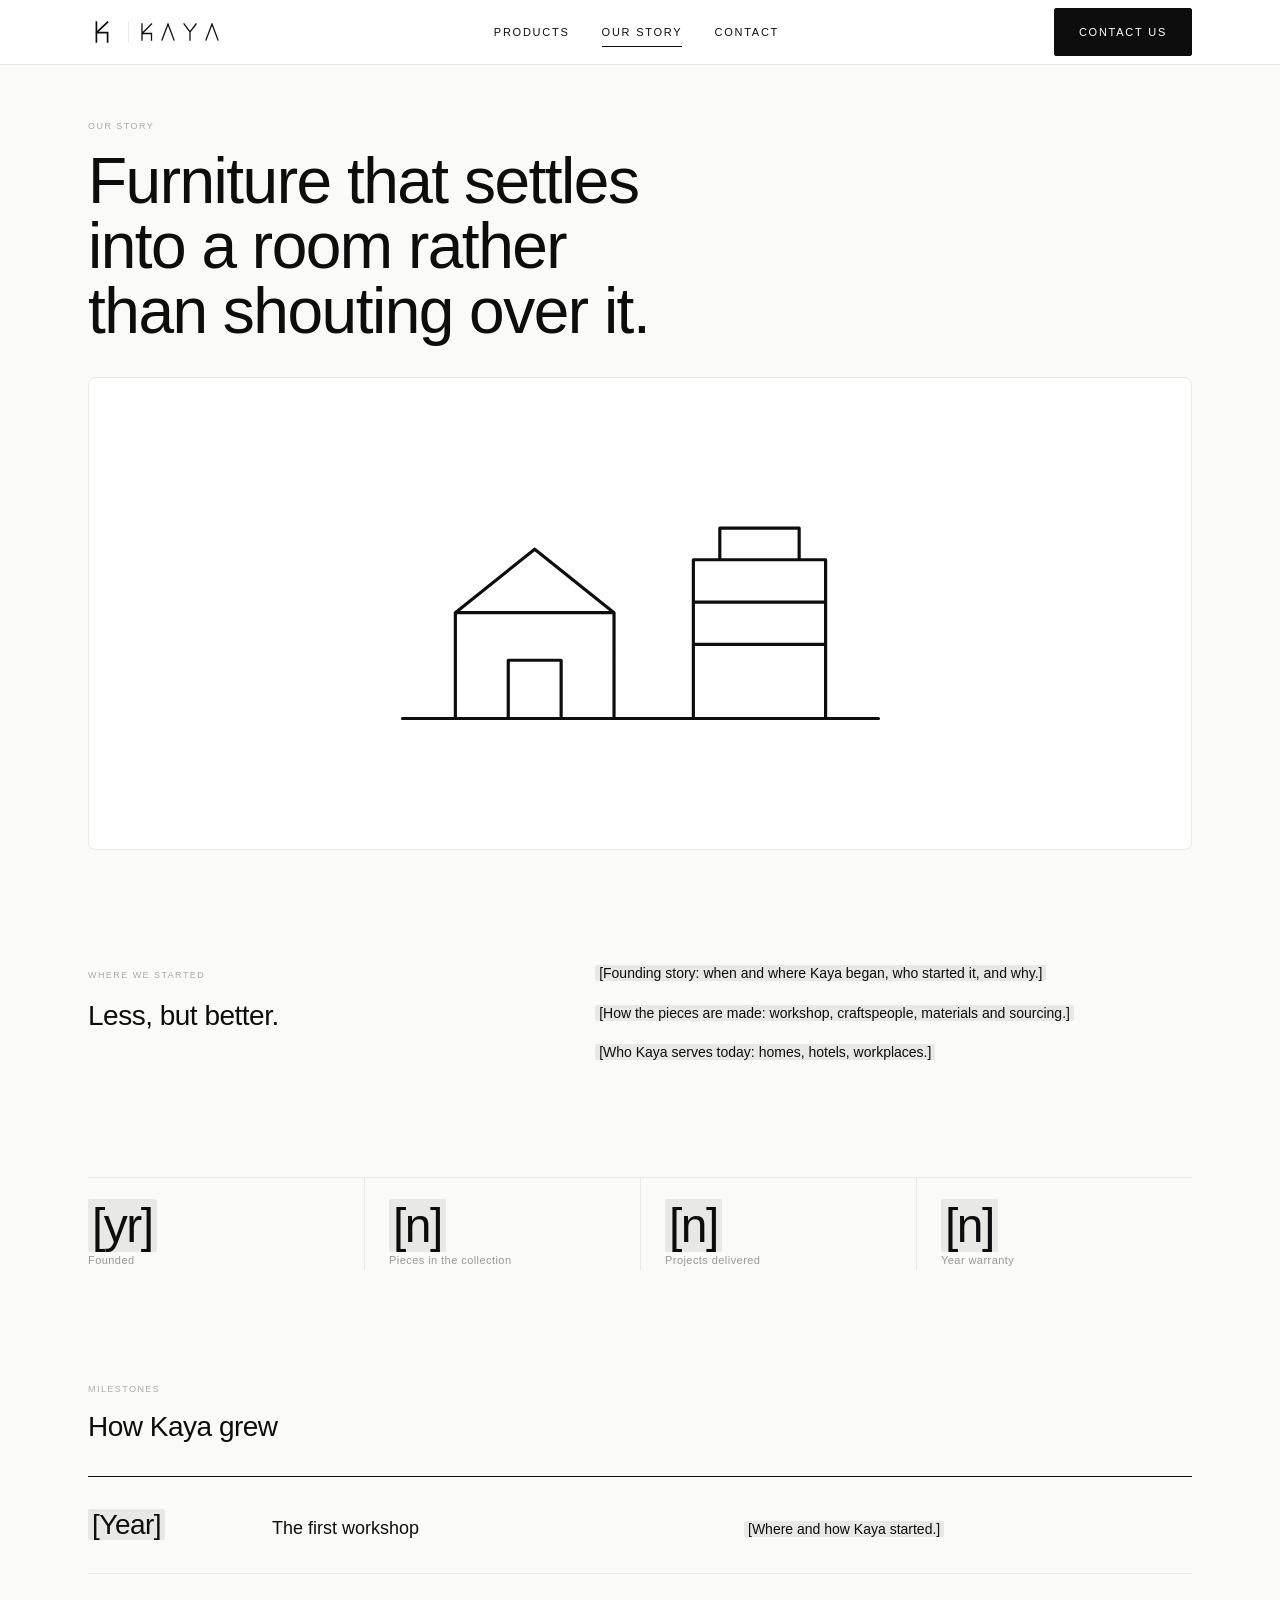
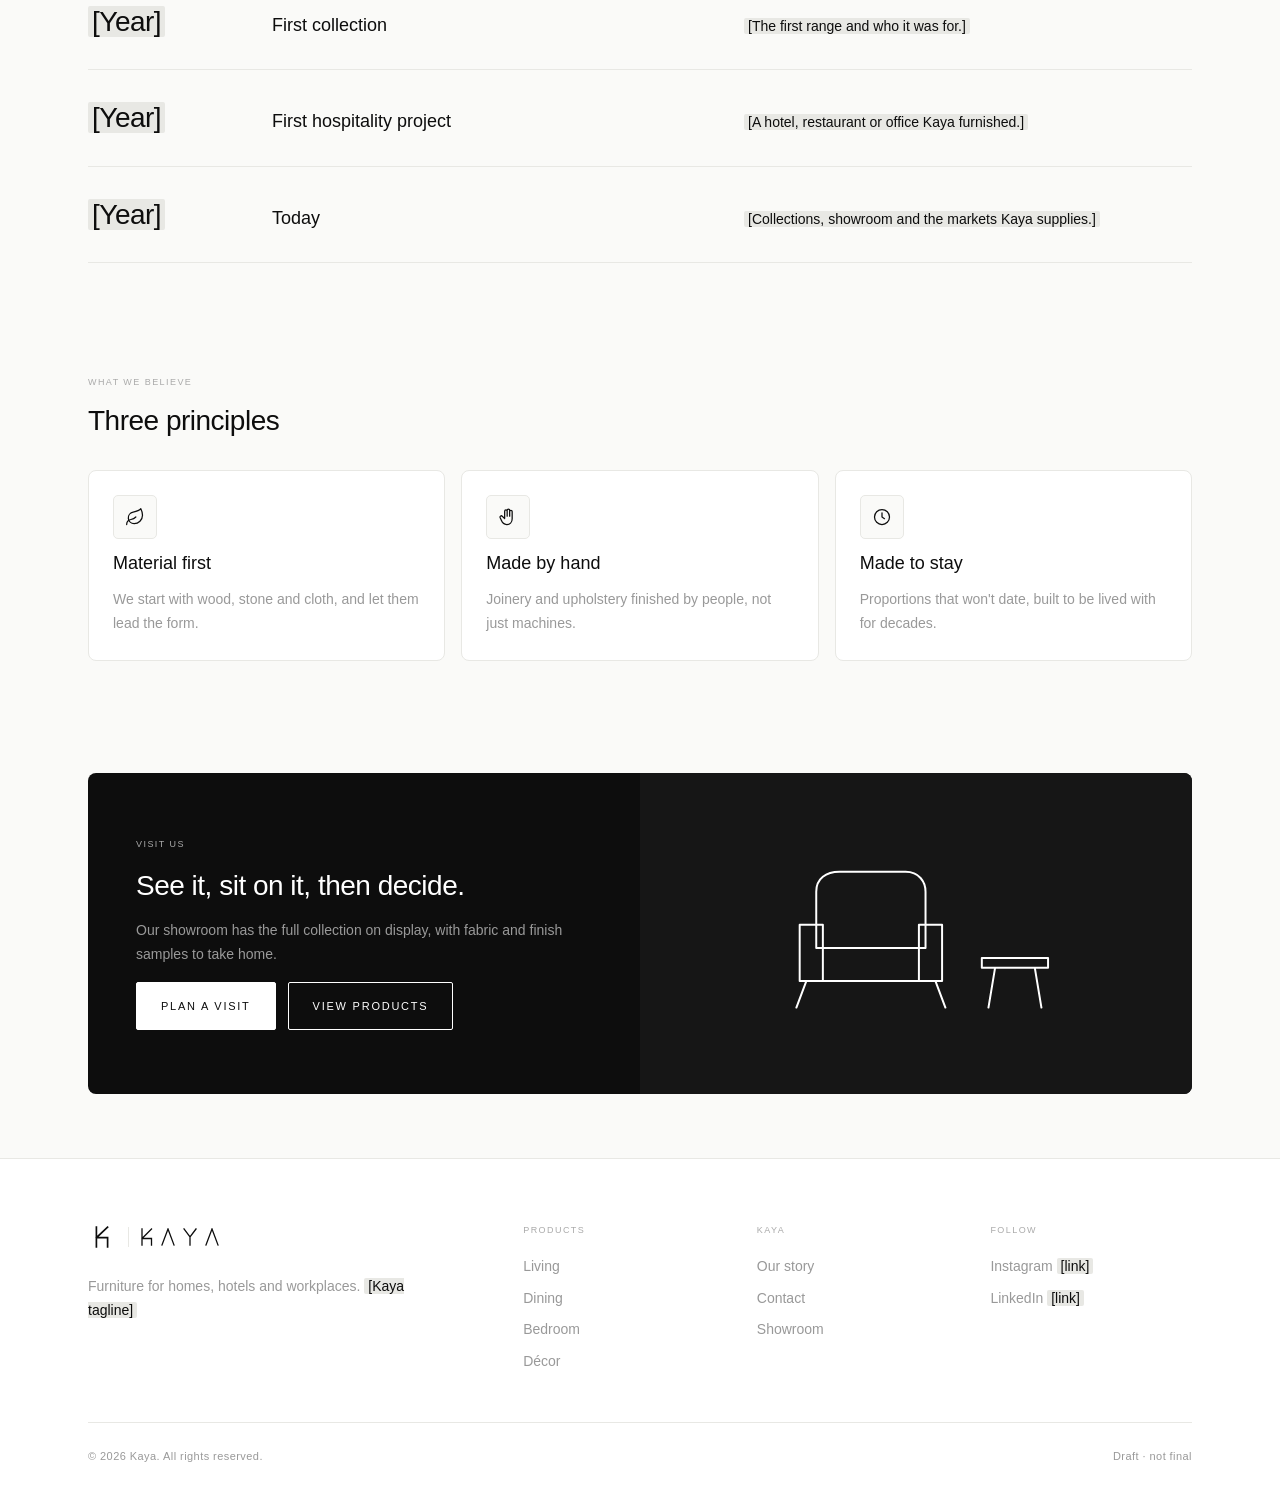
<file: site/about.html>
<!DOCTYPE html>
<html lang="en">
<head>
<meta charset="UTF-8">
<meta name="viewport" content="width=device-width, initial-scale=1.0">
<title>Our story — Kaya</title>
<meta name="description" content="The story, craft and principles behind Kaya.">
<link rel="icon" href="data:image/svg+xml,<svg%20xmlns='http://www.w3.org/2000/svg'%20viewBox='0%200%2040%2040'><rect%20width='40'%20height='40'%20rx='6'%20fill='%230D0D0D'/><g%20fill='none'%20stroke='%23FFFFFF'%20stroke-width='2.8'%20stroke-linecap='square'><path%20d='M12%206V34M12%2021%2028%206M12%2021H28V34'/></g></svg>">
<link rel="stylesheet" href="assets/kaya.css">
</head>
<body>
<a class="skip" href="#main">Skip to content</a>
<svg width="0" height="0" style="position:absolute" aria-hidden="true">
  <symbol id="i-arrow" viewBox="0 0 24 24"><path d="M5 12h14M13 6l6 6-6 6"/></symbol>
  <symbol id="i-menu" viewBox="0 0 24 24"><path d="M3 7h18M3 12h18M3 17h18"/></symbol>
  <symbol id="i-close" viewBox="0 0 24 24"><path d="M6 6l12 12M18 6 6 18"/></symbol>
  <symbol id="i-plus" viewBox="0 0 24 24"><path d="M12 5v14M5 12h14"/></symbol>
  <symbol id="i-search" viewBox="0 0 24 24"><circle cx="11" cy="11" r="7"/><path d="m20 20-4-4"/></symbol>
  <symbol id="i-filter" viewBox="0 0 24 24"><path d="M4 6h16M7 12h10M10 18h4"/></symbol>
  <symbol id="i-truck" viewBox="0 0 24 24"><path d="M3 6h11v10H3zM14 10h4l3 3v3h-7"/><circle cx="7" cy="17.5" r="1.5"/><circle cx="17" cy="17.5" r="1.5"/></symbol>
  <symbol id="i-shield" viewBox="0 0 24 24"><path d="M12 3 5 6v6c0 4.5 3 7.5 7 9 4-1.5 7-4.5 7-9V6z"/><path d="m9 12 2 2 4-4"/></symbol>
  <symbol id="i-ruler" viewBox="0 0 24 24"><path d="M3 17 17 3l4 4L7 21z"/><path d="m7 13 2 2M10 10l2 2M13 7l2 2"/></symbol>
  <symbol id="i-box" viewBox="0 0 24 24"><path d="M3 7l9-4 9 4v10l-9 4-9-4z"/><path d="M3 7l9 4 9-4M12 11v10"/></symbol>
  <symbol id="i-tag" viewBox="0 0 24 24"><path d="M3 12V3h9l9 9-9 9z"/><circle cx="7.5" cy="7.5" r="1.5"/></symbol>
  <symbol id="i-user" viewBox="0 0 24 24"><circle cx="12" cy="8" r="4"/><path d="M4 21c0-4 4-6 8-6s8 2 8 6"/></symbol>
  <symbol id="i-leaf" viewBox="0 0 24 24"><path d="M11 20A7 7 0 0 1 9.8 6.1C15.5 5 17 4.5 19 2c1 2 2 4.2 2 8 0 5.5-4.8 10-10 10Z"/><path d="M2 21c0-3 1.9-5.4 5.1-6C9.5 14.5 12 13 13 12"/></symbol>
  <symbol id="i-hand" viewBox="0 0 24 24"><path d="M8 13V5a1.5 1.5 0 0 1 3 0v6M11 11V4a1.5 1.5 0 0 1 3 0v7M14 11V5.5a1.5 1.5 0 0 1 3 0V14c0 4-2.5 7-6.5 7S5 18.5 4 16l-1.5-3.5a1.5 1.5 0 0 1 2.6-1.4L8 14"/></symbol>
  <symbol id="i-pin" viewBox="0 0 24 24"><path d="M12 22s7-6.5 7-12a7 7 0 0 0-14 0c0 5.5 7 12 7 12z"/><circle cx="12" cy="10" r="2.5"/></symbol>
  <symbol id="i-phone" viewBox="0 0 24 24"><path d="M5 3h4l2 5-2.5 1.5a11 11 0 0 0 6 6L16 13l5 2v4a2 2 0 0 1-2 2A16 16 0 0 1 3 5a2 2 0 0 1 2-2z"/></symbol>
  <symbol id="i-mail" viewBox="0 0 24 24"><path d="M3 5h18v14H3z"/><path d="m3 6 9 7 9-7"/></symbol>
  <symbol id="i-clock" viewBox="0 0 24 24"><circle cx="12" cy="12" r="9"/><path d="M12 7v5l3 2"/></symbol>
  <symbol id="i-check" viewBox="0 0 24 24"><path d="M20 6 9 17l-5-5"/></symbol>
  <!-- Placeholder furniture line drawings (stand-ins for photography) -->
  <symbol id="sofa" viewBox="0 0 200 110"><path d="M22 64V48a10 10 0 0 1 10-10h136a10 10 0 0 1 10 10v16M38 38V26a8 8 0 0 1 8-8h108a8 8 0 0 1 8 8v12M14 60h14v24H14zM172 60h14v24h-14zM28 70h144v14H28zM100 38v32M30 84v10M170 84v10"/></symbol>
  <symbol id="chair" viewBox="0 0 120 130"><path d="M36 14h48v52H36zM28 66h64v10H28zM34 76l-6 44M86 76l6 44M40 98h40M36 40h48"/></symbol>
  <symbol id="table" viewBox="0 0 200 110"><path d="M10 40h180v8H10zM24 48l-4 50M176 48l4 50M40 48v12h120V48"/><path d="M78 40V26a8 8 0 0 1 16 0v14M106 40V30a6 6 0 0 1 12 0v10"/></symbol>
  <symbol id="lamp" viewBox="0 0 120 140"><path d="M38 20h44l14 38H24zM60 58v62M40 124h40M60 120v4"/></symbol>
  <symbol id="bed" viewBox="0 0 200 110"><path d="M14 90V26M186 90V56M14 60h172v22H14zM24 60V48a6 6 0 0 1 6-6h44a6 6 0 0 1 6 6v12M88 60V48a6 6 0 0 1 6-6h44a6 6 0 0 1 6 6v12M14 26h10v34M14 90v8M186 90v8"/></symbol>
  <symbol id="side" viewBox="0 0 120 130"><ellipse cx="60" cy="30" rx="44" ry="10"/><path d="M16 30v6c0 5 20 10 44 10s44-5 44-10v-6M60 46v60M36 116h48M40 110l20-4 20 4"/></symbol>
  <symbol id="lounge" viewBox="0 0 200 110"><path d="M40 30c0-8 6-12 14-12h40c8 0 12 6 12 12v34H40zM30 50h14v34H30zM102 50h14v34h-14zM44 64h58v20H44zM34 84l-6 16M112 84l6 16M140 70h40v6h-40zM148 76l-4 24M172 76l4 24"/></symbol>
  <symbol id="plant" viewBox="0 0 120 140"><path d="M40 90h40l-6 40H46zM60 90V50M60 60c-10-4-18-14-18-28 12 2 18 12 18 28zM60 72c10-4 18-14 18-28-12 2-18 12-18 28zM60 50c-4-8-4-18 0-30 4 12 4 22 0 30z"/></symbol>
  <symbol id="workshop" viewBox="0 0 200 120"><path d="M10 100h180M30 100V60h60v40M30 60l30-24 30 24M120 100V40h50v60M120 56h50M120 72h50M130 40V28h30v12M50 100V78h20v22"/></symbol>

  <symbol id="kaya-mark" viewBox="0 0 40 40"><g fill="none" stroke="currentColor" stroke-width="2.4" stroke-linecap="square" stroke-linejoin="miter"><path d="M12 6V34M12 21 28 6M12 21H28V34"/></g></symbol>
  <symbol id="kaya-word" viewBox="0 0 78 18"><g fill="none" stroke="currentColor" stroke-width="1.3" stroke-linecap="square" stroke-linejoin="miter"><path d="M1 1V17M1 10.5 10.5 1M1 10.5H10.5V17"/><path d="M21 17 27 1 33 17"/><path d="M43 1 49 9 55 1M49 9V17"/><path d="M65 17 71 1 77 17"/></g></symbol>
  <symbol id="kaya-arch" viewBox="0 0 40 48"><g fill="none" stroke="currentColor" stroke-width="1.6" stroke-linecap="square"><path d="M4 46V20a16 16 0 0 1 32 0v26z"/><g transform="translate(6 12) scale(.7)" stroke-width="3"><path d="M12 6V34M12 21 28 6M12 21H28V34"/></g></g></symbol>
</svg>
<header class="nav">
  <div class="container nav-inner">
    <a href="index.html" class="logo" aria-label="Kaya — home"><svg class="logo-mark" aria-hidden="true"><use href="#kaya-mark"/></svg><span class="logo-rule"></span><svg class="logo-word" aria-hidden="true"><use href="#kaya-word"/></svg></a>
    <nav aria-label="Main"><ul class="nav-links"><li><a href="index.html">Products</a></li><li><a href="about.html" aria-current="page">Our story</a></li><li><a href="contact.html">Contact</a></li></ul></nav>
    <div class="nav-end">
      <a href="contact.html" class="btn btn-primary">Contact us</a>
      <button class="icon-btn menu-btn" id="menuBtn" type="button" aria-expanded="false" aria-controls="mobileMenu" aria-label="Open menu"><svg class="icon" aria-hidden="true"><use href="#i-menu"/></svg></button>
    </div>
  </div>
  <nav class="mobile-menu" id="mobileMenu" aria-label="Mobile" hidden><a href="index.html">Products</a><a href="about.html" aria-current="page">Our story</a><a href="contact.html">Contact</a></nav>
</header>
<main id="main">

<div class="container">
  <header class="page-head" style="border-bottom:0">
    <span class="t-label">Our story</span>
    <h1 class="t-display balance" style="margin-top:var(--s3);max-width:820px">Furniture that settles into a room rather than shouting over it.</h1>
  </header>
  <div class="card reveal" style="aspect-ratio:21/9;display:grid;place-items:center"><svg class="art" viewBox="0 0 200 120" style="width:48%" aria-hidden="true"><use href="#workshop"/></svg></div>

  <section class="section two-col">
    <div><span class="t-label">Where we started</span><h2 style="margin-top:var(--s3)">Less, but better.</h2></div>
    <div class="stack t-body">
      <p><span class="ph">[Founding story: when and where Kaya began, who started it, and why.]</span></p>
      <p><span class="ph">[How the pieces are made: workshop, craftspeople, materials and sourcing.]</span></p>
      <p><span class="ph">[Who Kaya serves today: homes, hotels, workplaces.]</span></p>
    </div>
  </section>

  <ul class="stats reveal">
    <li class="stat"><p class="t-display"><span class="ph">[yr]</span></p><p class="t-small">Founded</p></li>
    <li class="stat"><p class="t-display"><span class="ph">[n]</span></p><p class="t-small">Pieces in the collection</p></li>
    <li class="stat"><p class="t-display"><span class="ph">[n]</span></p><p class="t-small">Projects delivered</p></li>
    <li class="stat"><p class="t-display"><span class="ph">[n]</span></p><p class="t-small">Year warranty</p></li>
  </ul>

  <section class="section" style="padding-bottom:0">
    <div class="section-head"><div><span class="t-label">Milestones</span><h2 style="margin-top:var(--s3)">How Kaya grew</h2></div></div>
    <ol class="timeline">
      <li><span class="year"><span class="ph">[Year]</span></span><h3 class="t-h3">The first workshop</h3><p class="t-body"><span class="ph">[Where and how Kaya started.]</span></p></li>
      <li><span class="year"><span class="ph">[Year]</span></span><h3 class="t-h3">First collection</h3><p class="t-body"><span class="ph">[The first range and who it was for.]</span></p></li>
      <li><span class="year"><span class="ph">[Year]</span></span><h3 class="t-h3">First hospitality project</h3><p class="t-body"><span class="ph">[A hotel, restaurant or office Kaya furnished.]</span></p></li>
      <li><span class="year"><span class="ph">[Year]</span></span><h3 class="t-h3">Today</h3><p class="t-body"><span class="ph">[Collections, showroom and the markets Kaya supplies.]</span></p></li>
    </ol>
  </section>

  <section class="section">
    <div class="section-head reveal"><div><span class="t-label">What we believe</span><h2>Three principles</h2></div></div>
    <ul class="features cols-3 reveal">
      <li class="feature card"><span class="icon-box"><svg class="icon" aria-hidden="true"><use href="#i-leaf"/></svg></span><h3 class="t-h3">Material first</h3><p class="t-body">We start with wood, stone and cloth, and let them lead the form.</p></li>
      <li class="feature card"><span class="icon-box"><svg class="icon" aria-hidden="true"><use href="#i-hand"/></svg></span><h3 class="t-h3">Made by hand</h3><p class="t-body">Joinery and upholstery finished by people, not just machines.</p></li>
      <li class="feature card"><span class="icon-box"><svg class="icon" aria-hidden="true"><use href="#i-clock"/></svg></span><h3 class="t-h3">Made to stay</h3><p class="t-body">Proportions that won't date, built to be lived with for decades.</p></li>
    </ul>
  </section>

  <section class="split split-dark reveal">
    <div class="split-copy">
      <span class="t-label">Visit us</span>
      <h2>See it, sit on it, then decide.</h2>
      <p class="t-body">Our showroom has the full collection on display, with fabric and finish samples to take home.</p>
      <div style="display:flex;gap:var(--s3);flex-wrap:wrap"><a href="contact.html" class="btn btn-light">Plan a visit</a><a href="index.html" class="btn btn-ghost" style="color:var(--color-white);border-color:var(--color-white)">View products</a></div>
    </div>
    <div class="split-art" aria-hidden="true"><svg class="art" viewBox="0 0 200 110"><use href="#lounge"/></svg></div>
  </section>
</div>

</main>
<footer>
  <div class="container">
    <div class="foot-grid">
      <div>
        <a href="index.html" class="logo" aria-label="Kaya — home"><svg class="logo-mark" aria-hidden="true"><use href="#kaya-mark"/></svg><span class="logo-rule"></span><svg class="logo-word" aria-hidden="true"><use href="#kaya-word"/></svg></a>
        <p class="t-body" style="margin-top:var(--s4);max-width:320px">Furniture for homes, hotels and workplaces. <span class="ph">[Kaya tagline]</span></p>
      </div>
      <div><span class="t-label">Products</span><ul class="t-body"><li><a href="index.html#living">Living</a></li><li><a href="index.html#dining">Dining</a></li><li><a href="index.html#bedroom">Bedroom</a></li><li><a href="index.html#decor">Décor</a></li></ul></div>
      <div><span class="t-label">Kaya</span><ul class="t-body"><li><a href="about.html">Our story</a></li><li><a href="contact.html">Contact</a></li><li><a href="contact.html">Showroom</a></li></ul></div>
      <div><span class="t-label">Follow</span><ul class="t-body"><li><a href="#">Instagram <span class="ph">[link]</span></a></li><li><a href="#">LinkedIn <span class="ph">[link]</span></a></li></ul></div>
    </div>
    <div class="foot-bottom t-small"><span>© <span class="js-year"></span> Kaya. All rights reserved.</span><span>Draft · not final</span></div>
  </div>
</footer>
<script src="assets/kaya.js"></script>
</body>
</html>
</file>
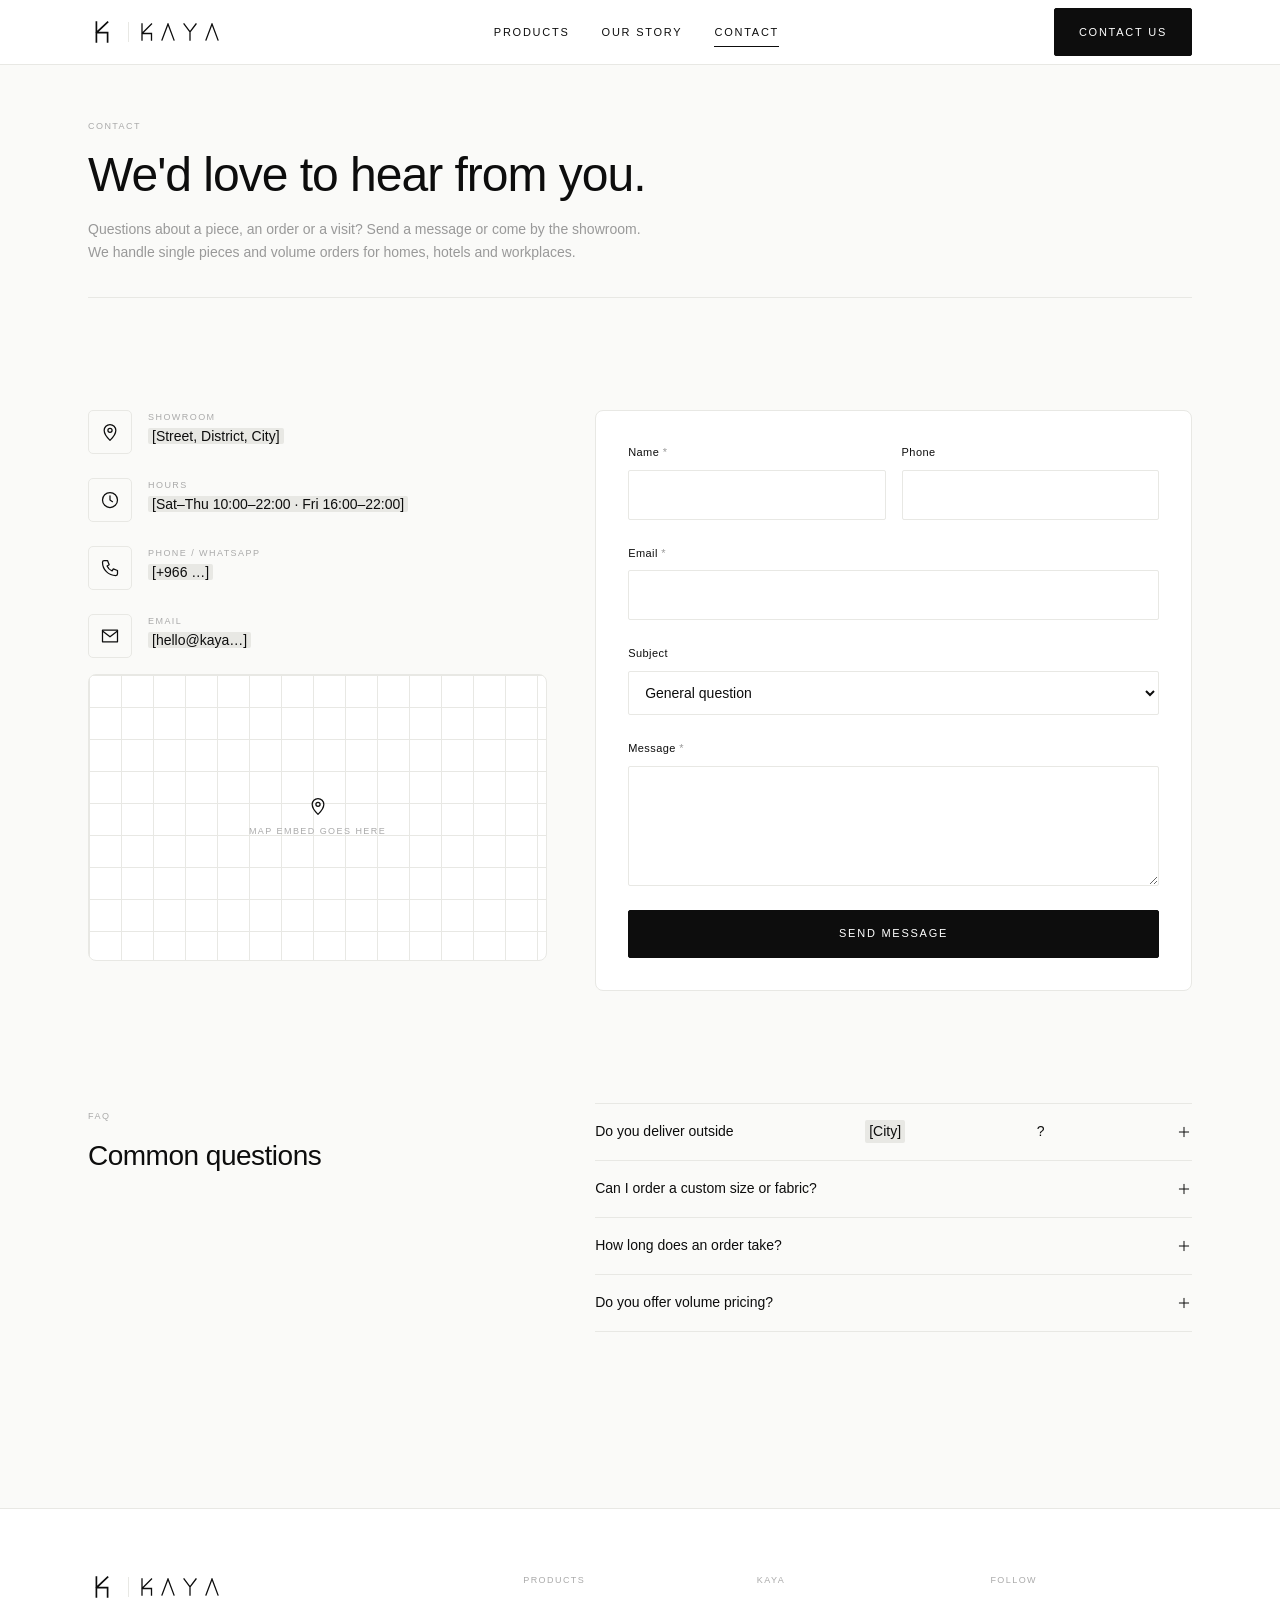
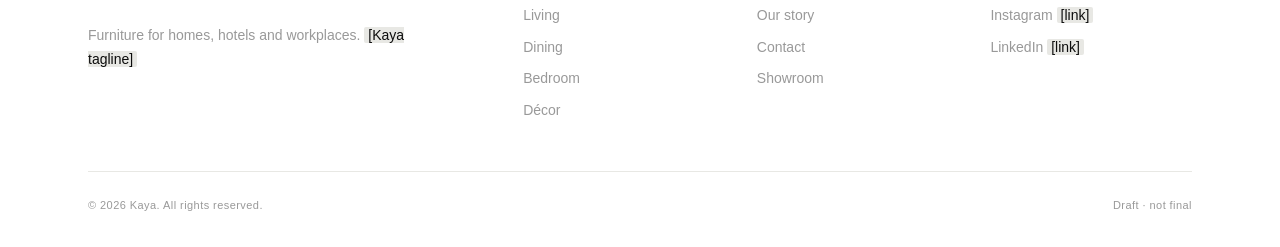
<file: site/contact.html>
<!DOCTYPE html>
<html lang="en">
<head>
<meta charset="UTF-8">
<meta name="viewport" content="width=device-width, initial-scale=1.0">
<title>Contact — Kaya</title>
<meta name="description" content="Contact Kaya: showroom, phone, email and enquiries.">
<link rel="icon" href="data:image/svg+xml,<svg%20xmlns='http://www.w3.org/2000/svg'%20viewBox='0%200%2040%2040'><rect%20width='40'%20height='40'%20rx='6'%20fill='%230D0D0D'/><g%20fill='none'%20stroke='%23FFFFFF'%20stroke-width='2.8'%20stroke-linecap='square'><path%20d='M12%206V34M12%2021%2028%206M12%2021H28V34'/></g></svg>">
<link rel="stylesheet" href="assets/kaya.css">
</head>
<body>
<a class="skip" href="#main">Skip to content</a>
<svg width="0" height="0" style="position:absolute" aria-hidden="true">
  <symbol id="i-arrow" viewBox="0 0 24 24"><path d="M5 12h14M13 6l6 6-6 6"/></symbol>
  <symbol id="i-menu" viewBox="0 0 24 24"><path d="M3 7h18M3 12h18M3 17h18"/></symbol>
  <symbol id="i-close" viewBox="0 0 24 24"><path d="M6 6l12 12M18 6 6 18"/></symbol>
  <symbol id="i-plus" viewBox="0 0 24 24"><path d="M12 5v14M5 12h14"/></symbol>
  <symbol id="i-search" viewBox="0 0 24 24"><circle cx="11" cy="11" r="7"/><path d="m20 20-4-4"/></symbol>
  <symbol id="i-filter" viewBox="0 0 24 24"><path d="M4 6h16M7 12h10M10 18h4"/></symbol>
  <symbol id="i-truck" viewBox="0 0 24 24"><path d="M3 6h11v10H3zM14 10h4l3 3v3h-7"/><circle cx="7" cy="17.5" r="1.5"/><circle cx="17" cy="17.5" r="1.5"/></symbol>
  <symbol id="i-shield" viewBox="0 0 24 24"><path d="M12 3 5 6v6c0 4.5 3 7.5 7 9 4-1.5 7-4.5 7-9V6z"/><path d="m9 12 2 2 4-4"/></symbol>
  <symbol id="i-ruler" viewBox="0 0 24 24"><path d="M3 17 17 3l4 4L7 21z"/><path d="m7 13 2 2M10 10l2 2M13 7l2 2"/></symbol>
  <symbol id="i-box" viewBox="0 0 24 24"><path d="M3 7l9-4 9 4v10l-9 4-9-4z"/><path d="M3 7l9 4 9-4M12 11v10"/></symbol>
  <symbol id="i-tag" viewBox="0 0 24 24"><path d="M3 12V3h9l9 9-9 9z"/><circle cx="7.5" cy="7.5" r="1.5"/></symbol>
  <symbol id="i-user" viewBox="0 0 24 24"><circle cx="12" cy="8" r="4"/><path d="M4 21c0-4 4-6 8-6s8 2 8 6"/></symbol>
  <symbol id="i-leaf" viewBox="0 0 24 24"><path d="M11 20A7 7 0 0 1 9.8 6.1C15.5 5 17 4.5 19 2c1 2 2 4.2 2 8 0 5.5-4.8 10-10 10Z"/><path d="M2 21c0-3 1.9-5.4 5.1-6C9.5 14.5 12 13 13 12"/></symbol>
  <symbol id="i-hand" viewBox="0 0 24 24"><path d="M8 13V5a1.5 1.5 0 0 1 3 0v6M11 11V4a1.5 1.5 0 0 1 3 0v7M14 11V5.5a1.5 1.5 0 0 1 3 0V14c0 4-2.5 7-6.5 7S5 18.5 4 16l-1.5-3.5a1.5 1.5 0 0 1 2.6-1.4L8 14"/></symbol>
  <symbol id="i-pin" viewBox="0 0 24 24"><path d="M12 22s7-6.5 7-12a7 7 0 0 0-14 0c0 5.5 7 12 7 12z"/><circle cx="12" cy="10" r="2.5"/></symbol>
  <symbol id="i-phone" viewBox="0 0 24 24"><path d="M5 3h4l2 5-2.5 1.5a11 11 0 0 0 6 6L16 13l5 2v4a2 2 0 0 1-2 2A16 16 0 0 1 3 5a2 2 0 0 1 2-2z"/></symbol>
  <symbol id="i-mail" viewBox="0 0 24 24"><path d="M3 5h18v14H3z"/><path d="m3 6 9 7 9-7"/></symbol>
  <symbol id="i-clock" viewBox="0 0 24 24"><circle cx="12" cy="12" r="9"/><path d="M12 7v5l3 2"/></symbol>
  <symbol id="i-check" viewBox="0 0 24 24"><path d="M20 6 9 17l-5-5"/></symbol>
  <!-- Placeholder furniture line drawings (stand-ins for photography) -->
  <symbol id="sofa" viewBox="0 0 200 110"><path d="M22 64V48a10 10 0 0 1 10-10h136a10 10 0 0 1 10 10v16M38 38V26a8 8 0 0 1 8-8h108a8 8 0 0 1 8 8v12M14 60h14v24H14zM172 60h14v24h-14zM28 70h144v14H28zM100 38v32M30 84v10M170 84v10"/></symbol>
  <symbol id="chair" viewBox="0 0 120 130"><path d="M36 14h48v52H36zM28 66h64v10H28zM34 76l-6 44M86 76l6 44M40 98h40M36 40h48"/></symbol>
  <symbol id="table" viewBox="0 0 200 110"><path d="M10 40h180v8H10zM24 48l-4 50M176 48l4 50M40 48v12h120V48"/><path d="M78 40V26a8 8 0 0 1 16 0v14M106 40V30a6 6 0 0 1 12 0v10"/></symbol>
  <symbol id="lamp" viewBox="0 0 120 140"><path d="M38 20h44l14 38H24zM60 58v62M40 124h40M60 120v4"/></symbol>
  <symbol id="bed" viewBox="0 0 200 110"><path d="M14 90V26M186 90V56M14 60h172v22H14zM24 60V48a6 6 0 0 1 6-6h44a6 6 0 0 1 6 6v12M88 60V48a6 6 0 0 1 6-6h44a6 6 0 0 1 6 6v12M14 26h10v34M14 90v8M186 90v8"/></symbol>
  <symbol id="side" viewBox="0 0 120 130"><ellipse cx="60" cy="30" rx="44" ry="10"/><path d="M16 30v6c0 5 20 10 44 10s44-5 44-10v-6M60 46v60M36 116h48M40 110l20-4 20 4"/></symbol>
  <symbol id="lounge" viewBox="0 0 200 110"><path d="M40 30c0-8 6-12 14-12h40c8 0 12 6 12 12v34H40zM30 50h14v34H30zM102 50h14v34h-14zM44 64h58v20H44zM34 84l-6 16M112 84l6 16M140 70h40v6h-40zM148 76l-4 24M172 76l4 24"/></symbol>
  <symbol id="plant" viewBox="0 0 120 140"><path d="M40 90h40l-6 40H46zM60 90V50M60 60c-10-4-18-14-18-28 12 2 18 12 18 28zM60 72c10-4 18-14 18-28-12 2-18 12-18 28zM60 50c-4-8-4-18 0-30 4 12 4 22 0 30z"/></symbol>
  <symbol id="workshop" viewBox="0 0 200 120"><path d="M10 100h180M30 100V60h60v40M30 60l30-24 30 24M120 100V40h50v60M120 56h50M120 72h50M130 40V28h30v12M50 100V78h20v22"/></symbol>

  <symbol id="kaya-mark" viewBox="0 0 40 40"><g fill="none" stroke="currentColor" stroke-width="2.4" stroke-linecap="square" stroke-linejoin="miter"><path d="M12 6V34M12 21 28 6M12 21H28V34"/></g></symbol>
  <symbol id="kaya-word" viewBox="0 0 78 18"><g fill="none" stroke="currentColor" stroke-width="1.3" stroke-linecap="square" stroke-linejoin="miter"><path d="M1 1V17M1 10.5 10.5 1M1 10.5H10.5V17"/><path d="M21 17 27 1 33 17"/><path d="M43 1 49 9 55 1M49 9V17"/><path d="M65 17 71 1 77 17"/></g></symbol>
  <symbol id="kaya-arch" viewBox="0 0 40 48"><g fill="none" stroke="currentColor" stroke-width="1.6" stroke-linecap="square"><path d="M4 46V20a16 16 0 0 1 32 0v26z"/><g transform="translate(6 12) scale(.7)" stroke-width="3"><path d="M12 6V34M12 21 28 6M12 21H28V34"/></g></g></symbol>
</svg>
<header class="nav">
  <div class="container nav-inner">
    <a href="index.html" class="logo" aria-label="Kaya — home"><svg class="logo-mark" aria-hidden="true"><use href="#kaya-mark"/></svg><span class="logo-rule"></span><svg class="logo-word" aria-hidden="true"><use href="#kaya-word"/></svg></a>
    <nav aria-label="Main"><ul class="nav-links"><li><a href="index.html">Products</a></li><li><a href="about.html">Our story</a></li><li><a href="contact.html" aria-current="page">Contact</a></li></ul></nav>
    <div class="nav-end">
      <a href="contact.html" class="btn btn-primary">Contact us</a>
      <button class="icon-btn menu-btn" id="menuBtn" type="button" aria-expanded="false" aria-controls="mobileMenu" aria-label="Open menu"><svg class="icon" aria-hidden="true"><use href="#i-menu"/></svg></button>
    </div>
  </div>
  <nav class="mobile-menu" id="mobileMenu" aria-label="Mobile" hidden><a href="index.html">Products</a><a href="about.html">Our story</a><a href="contact.html" aria-current="page">Contact</a></nav>
</header>
<main id="main">

<div class="container">
  <header class="page-head">
    <span class="t-label">Contact</span>
    <h1 style="margin-top:var(--s3)">We'd love to hear from you.</h1>
    <p class="t-body">Questions about a piece, an order or a visit? Send a message or come by the showroom. We handle single pieces and volume orders for homes, hotels and workplaces.</p>
  </header>

  <div class="two-col section">
    <div class="stack">
      <dl class="info-list">
        <div><span class="icon-box"><svg class="icon" aria-hidden="true"><use href="#i-pin"/></svg></span><span><dt class="t-label">Showroom</dt><dd><span class="ph">[Street, District, City]</span></dd></span></div>
        <div><span class="icon-box"><svg class="icon" aria-hidden="true"><use href="#i-clock"/></svg></span><span><dt class="t-label">Hours</dt><dd><span class="ph">[Sat–Thu 10:00–22:00 · Fri 16:00–22:00]</span></dd></span></div>
        <div><span class="icon-box"><svg class="icon" aria-hidden="true"><use href="#i-phone"/></svg></span><span><dt class="t-label">Phone / WhatsApp</dt><dd><span class="ph">[+966 …]</span></dd></span></div>
        <div><span class="icon-box"><svg class="icon" aria-hidden="true"><use href="#i-mail"/></svg></span><span><dt class="t-label">Email</dt><dd><span class="ph">[hello@kaya…]</span></dd></span></div>
      </dl>
      <div class="map card" role="img" aria-label="Map placeholder"><span class="pin"><svg class="icon" aria-hidden="true"><use href="#i-pin"/></svg><span class="t-label">Map embed goes here</span></span></div>
    </div>

    <div class="card">
      <form class="form" id="contactForm" novalidate>
        <div class="error-summary" tabindex="-1" role="alert"></div>
        <div class="row-2">
          <div class="field" data-required="Enter your name."><label for="c-name">Name <span class="req">*</span></label><input id="c-name" autocomplete="name" required><span class="err"></span></div>
          <div class="field"><label for="c-phone">Phone</label><input id="c-phone" type="tel" autocomplete="tel"></div>
        </div>
        <div class="field" data-required="Enter your email so we can reply."><label for="c-email">Email <span class="req">*</span></label><input id="c-email" type="email" autocomplete="email" required><span class="err"></span></div>
        <div class="field"><label for="c-subject">Subject</label><select id="c-subject"><option value="general">General question</option><option value="product">A specific piece</option><option value="volume">Volume / trade order</option><option value="order">An existing order</option><option value="visit">Showroom visit</option><option value="press">Press &amp; collaborations</option></select></div>
        <div class="field" data-required="Write a short message."><label for="c-msg">Message <span class="req">*</span></label><textarea id="c-msg" required></textarea><span class="err"></span></div>
        <button type="submit" class="btn btn-primary btn-block">Send message</button>
      </form>
      <div class="success" id="contactSuccess" tabindex="-1">
        <span class="icon-box"><svg class="icon" aria-hidden="true"><use href="#i-check"/></svg></span>
        <h2>Message sent</h2>
        <p class="t-body" style="margin-top:var(--s3)">Thanks for getting in touch. We'll reply within <span class="ph">[1 working day]</span>. (Draft: not connected yet.)</p>
      </div>
    </div>
  </div>

  <section class="section" style="padding-top:0">
    <div class="two-col">
      <div><span class="t-label">FAQ</span><h2 style="margin-top:var(--s3)">Common questions</h2></div>
      <div class="acc">
        <details><summary>Do you deliver outside <span class="ph">[City]</span>? <svg class="icon icon-sm" aria-hidden="true"><use href="#i-plus"/></svg></summary><div class="acc-body t-body"><span class="ph">[Delivery coverage answer]</span></div></details>
        <details><summary>Can I order a custom size or fabric? <svg class="icon icon-sm" aria-hidden="true"><use href="#i-plus"/></svg></summary><div class="acc-body t-body"><span class="ph">[Customisation answer]</span></div></details>
        <details><summary>How long does an order take? <svg class="icon icon-sm" aria-hidden="true"><use href="#i-plus"/></svg></summary><div class="acc-body t-body"><span class="ph">[Lead time answer]</span></div></details>
        <details><summary>Do you offer volume pricing? <svg class="icon icon-sm" aria-hidden="true"><use href="#i-plus"/></svg></summary><div class="acc-body t-body">Yes. Choose "Volume / trade order" in the form above and tell us the pieces and quantities.</div></details>
      </div>
    </div>
  </section>
</div>

</main>
<footer>
  <div class="container">
    <div class="foot-grid">
      <div>
        <a href="index.html" class="logo" aria-label="Kaya — home"><svg class="logo-mark" aria-hidden="true"><use href="#kaya-mark"/></svg><span class="logo-rule"></span><svg class="logo-word" aria-hidden="true"><use href="#kaya-word"/></svg></a>
        <p class="t-body" style="margin-top:var(--s4);max-width:320px">Furniture for homes, hotels and workplaces. <span class="ph">[Kaya tagline]</span></p>
      </div>
      <div><span class="t-label">Products</span><ul class="t-body"><li><a href="index.html#living">Living</a></li><li><a href="index.html#dining">Dining</a></li><li><a href="index.html#bedroom">Bedroom</a></li><li><a href="index.html#decor">Décor</a></li></ul></div>
      <div><span class="t-label">Kaya</span><ul class="t-body"><li><a href="about.html">Our story</a></li><li><a href="contact.html">Contact</a></li><li><a href="contact.html">Showroom</a></li></ul></div>
      <div><span class="t-label">Follow</span><ul class="t-body"><li><a href="#">Instagram <span class="ph">[link]</span></a></li><li><a href="#">LinkedIn <span class="ph">[link]</span></a></li></ul></div>
    </div>
    <div class="foot-bottom t-small"><span>© <span class="js-year"></span> Kaya. All rights reserved.</span><span>Draft · not final</span></div>
  </div>
</footer>
<script src="assets/kaya.js"></script>
</body>
</html>
</file>
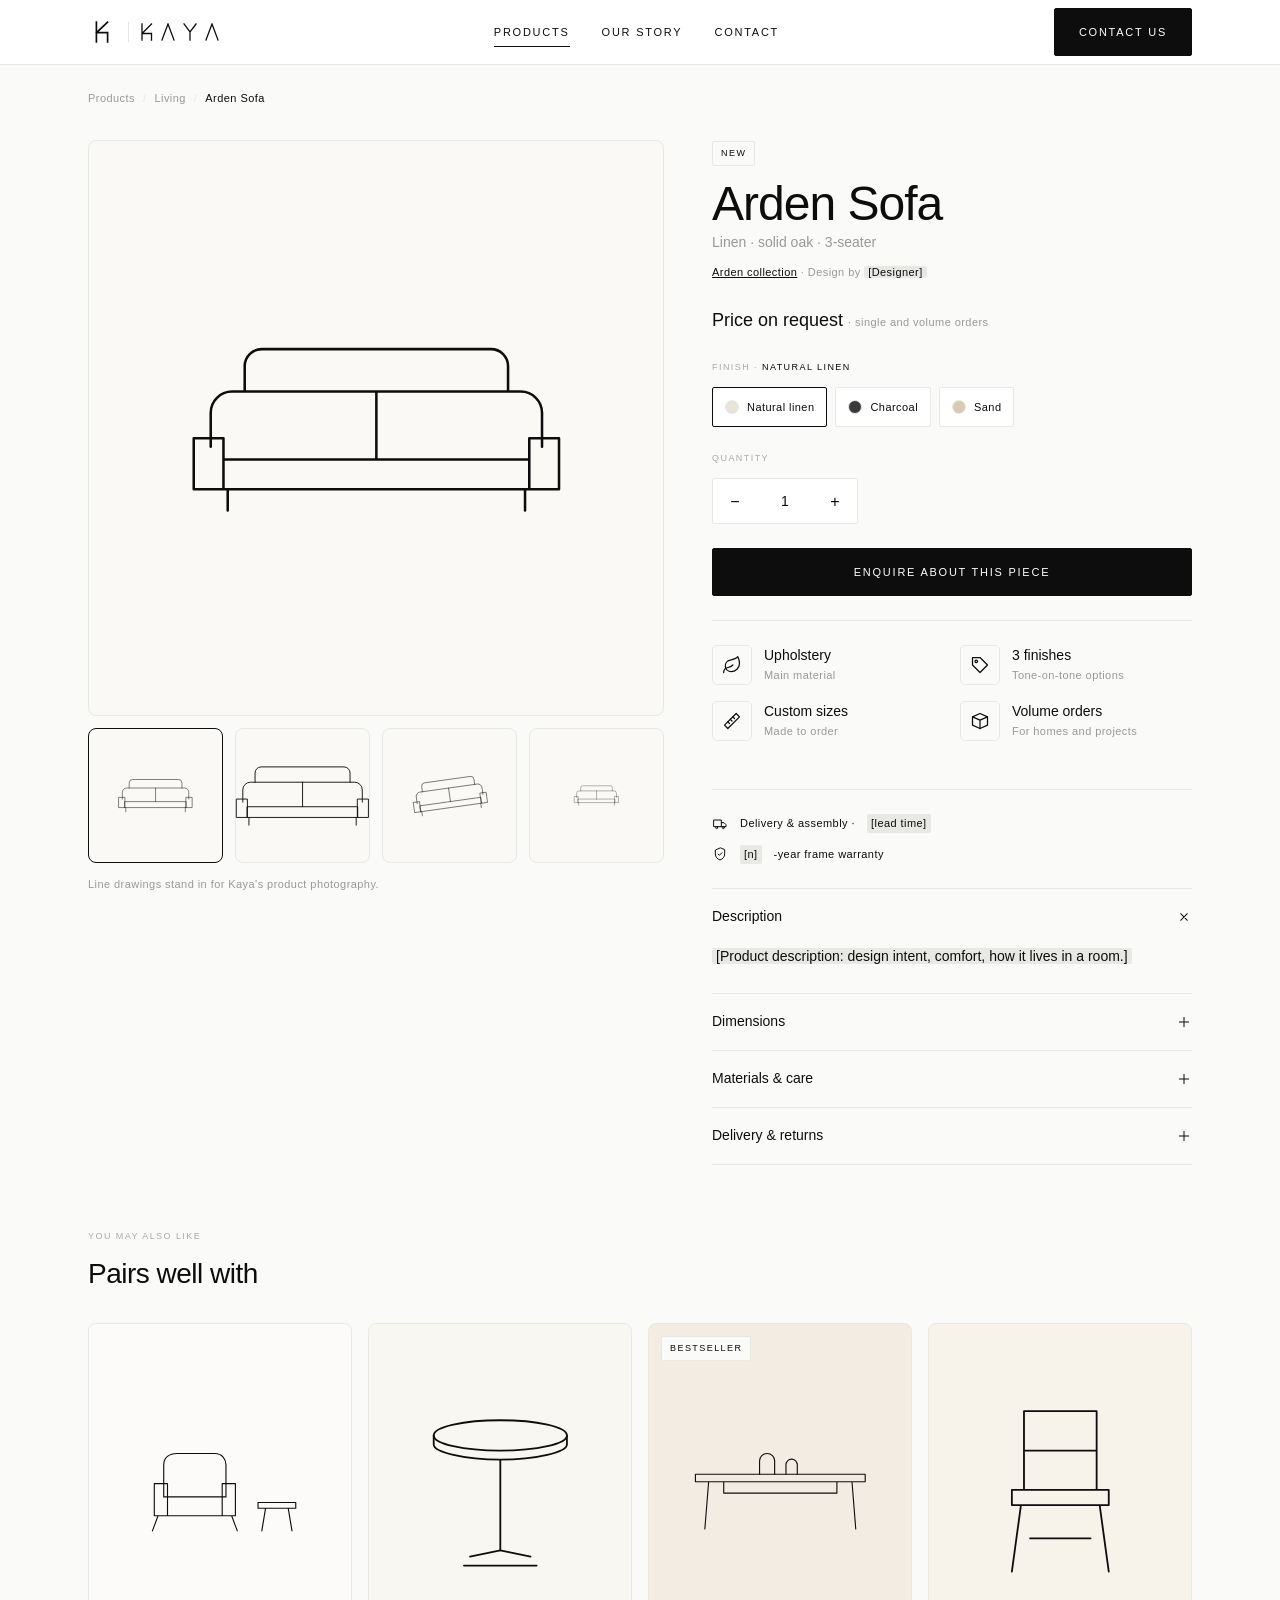
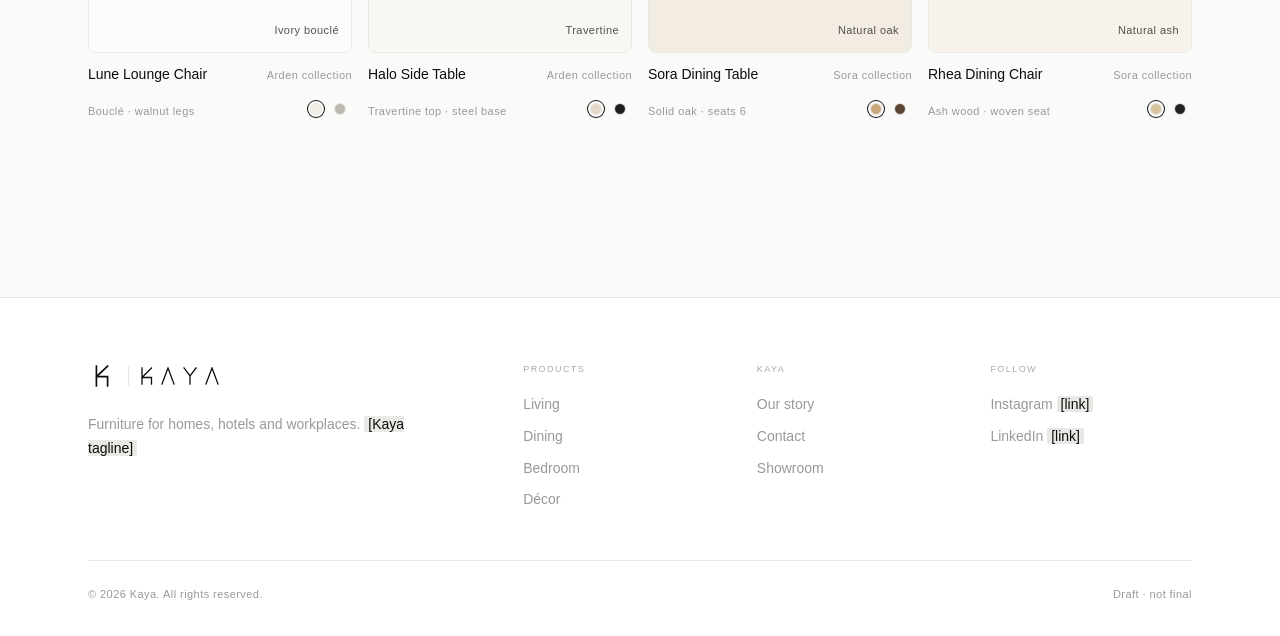
<file: site/product.html>
<!DOCTYPE html>
<html lang="en">
<head>
<meta charset="UTF-8">
<meta name="viewport" content="width=device-width, initial-scale=1.0">
<title>Product — Kaya</title>
<meta name="description" content="Kaya product details, finishes and dimensions.">
<link rel="icon" href="data:image/svg+xml,<svg%20xmlns='http://www.w3.org/2000/svg'%20viewBox='0%200%2040%2040'><rect%20width='40'%20height='40'%20rx='6'%20fill='%230D0D0D'/><g%20fill='none'%20stroke='%23FFFFFF'%20stroke-width='2.8'%20stroke-linecap='square'><path%20d='M12%206V34M12%2021%2028%206M12%2021H28V34'/></g></svg>">
<link rel="stylesheet" href="assets/kaya.css">
</head>
<body>
<a class="skip" href="#main">Skip to content</a>
<svg width="0" height="0" style="position:absolute" aria-hidden="true">
  <symbol id="i-arrow" viewBox="0 0 24 24"><path d="M5 12h14M13 6l6 6-6 6"/></symbol>
  <symbol id="i-menu" viewBox="0 0 24 24"><path d="M3 7h18M3 12h18M3 17h18"/></symbol>
  <symbol id="i-close" viewBox="0 0 24 24"><path d="M6 6l12 12M18 6 6 18"/></symbol>
  <symbol id="i-plus" viewBox="0 0 24 24"><path d="M12 5v14M5 12h14"/></symbol>
  <symbol id="i-search" viewBox="0 0 24 24"><circle cx="11" cy="11" r="7"/><path d="m20 20-4-4"/></symbol>
  <symbol id="i-filter" viewBox="0 0 24 24"><path d="M4 6h16M7 12h10M10 18h4"/></symbol>
  <symbol id="i-truck" viewBox="0 0 24 24"><path d="M3 6h11v10H3zM14 10h4l3 3v3h-7"/><circle cx="7" cy="17.5" r="1.5"/><circle cx="17" cy="17.5" r="1.5"/></symbol>
  <symbol id="i-shield" viewBox="0 0 24 24"><path d="M12 3 5 6v6c0 4.5 3 7.5 7 9 4-1.5 7-4.5 7-9V6z"/><path d="m9 12 2 2 4-4"/></symbol>
  <symbol id="i-ruler" viewBox="0 0 24 24"><path d="M3 17 17 3l4 4L7 21z"/><path d="m7 13 2 2M10 10l2 2M13 7l2 2"/></symbol>
  <symbol id="i-box" viewBox="0 0 24 24"><path d="M3 7l9-4 9 4v10l-9 4-9-4z"/><path d="M3 7l9 4 9-4M12 11v10"/></symbol>
  <symbol id="i-tag" viewBox="0 0 24 24"><path d="M3 12V3h9l9 9-9 9z"/><circle cx="7.5" cy="7.5" r="1.5"/></symbol>
  <symbol id="i-user" viewBox="0 0 24 24"><circle cx="12" cy="8" r="4"/><path d="M4 21c0-4 4-6 8-6s8 2 8 6"/></symbol>
  <symbol id="i-leaf" viewBox="0 0 24 24"><path d="M11 20A7 7 0 0 1 9.8 6.1C15.5 5 17 4.5 19 2c1 2 2 4.2 2 8 0 5.5-4.8 10-10 10Z"/><path d="M2 21c0-3 1.9-5.4 5.1-6C9.5 14.5 12 13 13 12"/></symbol>
  <symbol id="i-hand" viewBox="0 0 24 24"><path d="M8 13V5a1.5 1.5 0 0 1 3 0v6M11 11V4a1.5 1.5 0 0 1 3 0v7M14 11V5.5a1.5 1.5 0 0 1 3 0V14c0 4-2.5 7-6.5 7S5 18.5 4 16l-1.5-3.5a1.5 1.5 0 0 1 2.6-1.4L8 14"/></symbol>
  <symbol id="i-pin" viewBox="0 0 24 24"><path d="M12 22s7-6.5 7-12a7 7 0 0 0-14 0c0 5.5 7 12 7 12z"/><circle cx="12" cy="10" r="2.5"/></symbol>
  <symbol id="i-phone" viewBox="0 0 24 24"><path d="M5 3h4l2 5-2.5 1.5a11 11 0 0 0 6 6L16 13l5 2v4a2 2 0 0 1-2 2A16 16 0 0 1 3 5a2 2 0 0 1 2-2z"/></symbol>
  <symbol id="i-mail" viewBox="0 0 24 24"><path d="M3 5h18v14H3z"/><path d="m3 6 9 7 9-7"/></symbol>
  <symbol id="i-clock" viewBox="0 0 24 24"><circle cx="12" cy="12" r="9"/><path d="M12 7v5l3 2"/></symbol>
  <symbol id="i-check" viewBox="0 0 24 24"><path d="M20 6 9 17l-5-5"/></symbol>
  <!-- Placeholder furniture line drawings (stand-ins for photography) -->
  <symbol id="sofa" viewBox="0 0 200 110"><path d="M22 64V48a10 10 0 0 1 10-10h136a10 10 0 0 1 10 10v16M38 38V26a8 8 0 0 1 8-8h108a8 8 0 0 1 8 8v12M14 60h14v24H14zM172 60h14v24h-14zM28 70h144v14H28zM100 38v32M30 84v10M170 84v10"/></symbol>
  <symbol id="chair" viewBox="0 0 120 130"><path d="M36 14h48v52H36zM28 66h64v10H28zM34 76l-6 44M86 76l6 44M40 98h40M36 40h48"/></symbol>
  <symbol id="table" viewBox="0 0 200 110"><path d="M10 40h180v8H10zM24 48l-4 50M176 48l4 50M40 48v12h120V48"/><path d="M78 40V26a8 8 0 0 1 16 0v14M106 40V30a6 6 0 0 1 12 0v10"/></symbol>
  <symbol id="lamp" viewBox="0 0 120 140"><path d="M38 20h44l14 38H24zM60 58v62M40 124h40M60 120v4"/></symbol>
  <symbol id="bed" viewBox="0 0 200 110"><path d="M14 90V26M186 90V56M14 60h172v22H14zM24 60V48a6 6 0 0 1 6-6h44a6 6 0 0 1 6 6v12M88 60V48a6 6 0 0 1 6-6h44a6 6 0 0 1 6 6v12M14 26h10v34M14 90v8M186 90v8"/></symbol>
  <symbol id="side" viewBox="0 0 120 130"><ellipse cx="60" cy="30" rx="44" ry="10"/><path d="M16 30v6c0 5 20 10 44 10s44-5 44-10v-6M60 46v60M36 116h48M40 110l20-4 20 4"/></symbol>
  <symbol id="lounge" viewBox="0 0 200 110"><path d="M40 30c0-8 6-12 14-12h40c8 0 12 6 12 12v34H40zM30 50h14v34H30zM102 50h14v34h-14zM44 64h58v20H44zM34 84l-6 16M112 84l6 16M140 70h40v6h-40zM148 76l-4 24M172 76l4 24"/></symbol>
  <symbol id="plant" viewBox="0 0 120 140"><path d="M40 90h40l-6 40H46zM60 90V50M60 60c-10-4-18-14-18-28 12 2 18 12 18 28zM60 72c10-4 18-14 18-28-12 2-18 12-18 28zM60 50c-4-8-4-18 0-30 4 12 4 22 0 30z"/></symbol>
  <symbol id="workshop" viewBox="0 0 200 120"><path d="M10 100h180M30 100V60h60v40M30 60l30-24 30 24M120 100V40h50v60M120 56h50M120 72h50M130 40V28h30v12M50 100V78h20v22"/></symbol>

  <symbol id="kaya-mark" viewBox="0 0 40 40"><g fill="none" stroke="currentColor" stroke-width="2.4" stroke-linecap="square" stroke-linejoin="miter"><path d="M12 6V34M12 21 28 6M12 21H28V34"/></g></symbol>
  <symbol id="kaya-word" viewBox="0 0 78 18"><g fill="none" stroke="currentColor" stroke-width="1.3" stroke-linecap="square" stroke-linejoin="miter"><path d="M1 1V17M1 10.5 10.5 1M1 10.5H10.5V17"/><path d="M21 17 27 1 33 17"/><path d="M43 1 49 9 55 1M49 9V17"/><path d="M65 17 71 1 77 17"/></g></symbol>
  <symbol id="kaya-arch" viewBox="0 0 40 48"><g fill="none" stroke="currentColor" stroke-width="1.6" stroke-linecap="square"><path d="M4 46V20a16 16 0 0 1 32 0v26z"/><g transform="translate(6 12) scale(.7)" stroke-width="3"><path d="M12 6V34M12 21 28 6M12 21H28V34"/></g></g></symbol>
</svg>
<header class="nav">
  <div class="container nav-inner">
    <a href="index.html" class="logo" aria-label="Kaya — home"><svg class="logo-mark" aria-hidden="true"><use href="#kaya-mark"/></svg><span class="logo-rule"></span><svg class="logo-word" aria-hidden="true"><use href="#kaya-word"/></svg></a>
    <nav aria-label="Main"><ul class="nav-links"><li><a href="index.html" aria-current="page">Products</a></li><li><a href="about.html">Our story</a></li><li><a href="contact.html">Contact</a></li></ul></nav>
    <div class="nav-end">
      <a href="contact.html" class="btn btn-primary">Contact us</a>
      <button class="icon-btn menu-btn" id="menuBtn" type="button" aria-expanded="false" aria-controls="mobileMenu" aria-label="Open menu"><svg class="icon" aria-hidden="true"><use href="#i-menu"/></svg></button>
    </div>
  </div>
  <nav class="mobile-menu" id="mobileMenu" aria-label="Mobile" hidden><a href="index.html" aria-current="page">Products</a><a href="about.html">Our story</a><a href="contact.html">Contact</a></nav>
</header>
<main id="main">

<div class="container" id="pdp">
  <nav aria-label="Breadcrumb"><ol class="crumbs t-small"><li><a href="index.html">Products</a></li><li><a class="js-cat" href="index.html"></a></li><li aria-current="page" class="ink js-name"></li></ol></nav>
  <div class="pdp">
    <div>
      <div class="gallery-main card" id="galleryMain"></div>
      <div class="thumbs" id="thumbs"></div>
      <p class="t-small" style="margin-top:var(--s3)">Line drawings stand in for Kaya's product photography.</p>
    </div>
    <div class="pdp-info">
      <div>
        <span class="badge js-badge" hidden></span>
        <h1 class="js-name" style="margin-top:var(--s3)"></h1>
        <p class="t-body js-meta"></p>
        <p class="t-small js-coll" style="margin-top:var(--s2)"></p>
      </div>
      <p class="price">Price on request <span class="t-small">· single and volume orders</span></p>
      <fieldset class="opt-group">
        <legend class="t-label">Finish · <span class="ink" id="finishLabel"></span></legend>
        <div class="finishes" id="finishes"></div>
      </fieldset>
      <div>
        <label class="t-label" for="qty" style="display:block;margin-bottom:var(--s3)">Quantity</label>
        <div class="qty"><button type="button" id="qtyMinus" aria-label="Decrease quantity">−</button><input id="qty" type="number" min="1" value="1" inputmode="numeric"><button type="button" id="qtyPlus" aria-label="Increase quantity">+</button></div>
      </div>
      <div class="buy-row">
        <button type="button" class="btn btn-primary" id="enquireBtn">Enquire about this piece</button>
      </div>
      <ul class="feature-row" id="features" aria-label="Key features"></ul>
      <ul class="assure">
        <li><svg class="icon icon-sm" aria-hidden="true"><use href="#i-truck"/></svg> Delivery &amp; assembly · <span class="ph">[lead time]</span></li>
        <li><svg class="icon icon-sm" aria-hidden="true"><use href="#i-shield"/></svg> <span class="ph">[n]</span>-year frame warranty</li>
      </ul>
      <div class="acc">
        <details open><summary>Description <svg class="icon icon-sm" aria-hidden="true"><use href="#i-plus"/></svg></summary><div class="acc-body t-body"><span class="ph">[Product description: design intent, comfort, how it lives in a room.]</span></div></details>
        <details><summary>Dimensions <svg class="icon icon-sm" aria-hidden="true"><use href="#i-plus"/></svg></summary><div class="acc-body"><table class="spec"><caption class="t-label" style="text-align:left;padding-bottom:var(--s2)">Measurements</caption><tbody id="dims"></tbody></table></div></details>
        <details><summary>Materials &amp; care <svg class="icon icon-sm" aria-hidden="true"><use href="#i-plus"/></svg></summary><div class="acc-body t-body"><span class="ph">[Materials, sourcing and care instructions]</span></div></details>
        <details><summary>Delivery &amp; returns <svg class="icon icon-sm" aria-hidden="true"><use href="#i-plus"/></svg></summary><div class="acc-body t-body"><span class="ph">[Delivery areas, lead times, returns policy]</span></div></details>
      </div>
    </div>
  </div>
  <section class="section" style="padding-top:0">
    <div class="section-head"><div><span class="t-label">You may also like</span><h2>Pairs well with</h2></div></div>
    <ul class="grid-products" id="related"></ul>
  </section>
</div>

</main>
<footer>
  <div class="container">
    <div class="foot-grid">
      <div>
        <a href="index.html" class="logo" aria-label="Kaya — home"><svg class="logo-mark" aria-hidden="true"><use href="#kaya-mark"/></svg><span class="logo-rule"></span><svg class="logo-word" aria-hidden="true"><use href="#kaya-word"/></svg></a>
        <p class="t-body" style="margin-top:var(--s4);max-width:320px">Furniture for homes, hotels and workplaces. <span class="ph">[Kaya tagline]</span></p>
      </div>
      <div><span class="t-label">Products</span><ul class="t-body"><li><a href="index.html#living">Living</a></li><li><a href="index.html#dining">Dining</a></li><li><a href="index.html#bedroom">Bedroom</a></li><li><a href="index.html#decor">Décor</a></li></ul></div>
      <div><span class="t-label">Kaya</span><ul class="t-body"><li><a href="about.html">Our story</a></li><li><a href="contact.html">Contact</a></li><li><a href="contact.html">Showroom</a></li></ul></div>
      <div><span class="t-label">Follow</span><ul class="t-body"><li><a href="#">Instagram <span class="ph">[link]</span></a></li><li><a href="#">LinkedIn <span class="ph">[link]</span></a></li></ul></div>
    </div>
    <div class="foot-bottom t-small"><span>© <span class="js-year"></span> Kaya. All rights reserved.</span><span>Draft · not final</span></div>
  </div>
</footer>
<script src="assets/kaya.js"></script>
</body>
</html>
</file>
<file: kaya-chairs/assets/kc.css>
/* Kaya Chairs — prototype
   Layout: light retail layout with soft pastel panels, orange accents and a teal footer; Kaya chair-K brand. */
:root{
  /* Colour */
  --white:#FFFFFF;
  --bg:#FFFFFF;
  --tint:#F7FAFB;        /* page wash */
  --pink:#FDEDEC;        /* pastel panel */
  --blue:#E7EFF2;        /* pastel panel */
  --mint:#E9F3F1;        /* pastel panel */
  --tile:#F4F5F5;        /* product image tiles */
  --orange:#F08A1C;      /* buttons, marks (fill only) */
  --orange-hover:#F59B38;
  --orange-lg:#E0770A;   /* large headline accent, 3.1:1 */
  --orange-text:#B35A08; /* small orange text, 4.8:1 */
  --teal:#1F6D6E;        /* footer, dark panels, 6.1:1 with white */
  --teal-2:#185858;
  --ink:#1E1E1E;
  --muted:#6B6B6B;       /* 5.3:1 on white */
  --on-teal-muted:#D2E4E4;
  --line:#ECECEC;
  --error:#B3261E;

  /* Type */
  --font:'Poppins',system-ui,sans-serif;

  /* Space 4/8/12/16/24/32/48/64/96 */
  --s1:4px;--s2:8px;--s3:12px;--s4:16px;--s5:24px;--s6:32px;--s7:48px;--s8:64px;--s9:96px;
  --r:12px;--r-sm:8px;--pill:999px;
  --shadow:0 12px 32px rgba(30,30,30,.08);
  --max:1160px;
  --gutter:clamp(16px,4vw,40px);
  color-scheme:light;
}
*,*::before,*::after{box-sizing:border-box}
*{margin:0;padding:0}
body{background:var(--bg);color:var(--ink);font-family:var(--font);font-size:15px;line-height:1.7;-webkit-font-smoothing:antialiased}
a{color:inherit;text-decoration:none}
button,input,select,textarea{font:inherit;color:inherit}
ul,ol{list-style:none}
svg{display:block}
:focus-visible{outline:2px solid var(--teal);outline-offset:3px}
.navy :focus-visible,.pattern :focus-visible{outline-color:var(--white)}
.skip{position:absolute;left:-9999px;top:8px;z-index:100;background:var(--ink);color:var(--white);padding:8px 14px}
.skip:focus{left:8px}
.container{max-width:var(--max);margin:0 auto;padding-inline:var(--gutter)}
.ph{background:rgba(240,138,28,.16);padding:0 4px;border-radius:4px}

/* ---------- Type ---------- */
.eyebrow{display:inline-flex;align-items:center;gap:var(--s2);font-size:12px;font-weight:500;letter-spacing:.12em;text-transform:uppercase;color:var(--ink)}
.eyebrow .spark{width:18px;height:18px;color:var(--orange)}
.navy .eyebrow,.pattern .eyebrow{color:var(--on-teal-muted)}
.h-display{font-size:clamp(34px,5vw,54px);font-weight:600;line-height:1.18;letter-spacing:-.01em;text-wrap:balance}
.h1{font-size:clamp(30px,4.2vw,44px);font-weight:600;line-height:1.2;text-wrap:balance}
.h2{font-size:clamp(24px,3vw,32px);font-weight:600;line-height:1.3;text-wrap:balance}
.h3{font-size:17px;font-weight:600;line-height:1.4}
.accent{color:var(--orange-lg)}
.lead{font-size:17px;line-height:1.7;color:var(--muted);max-width:520px}
.muted{color:var(--muted)}
.small{font-size:13px}
.label{font-size:13px;font-weight:600}
.navy-text-muted{color:var(--on-teal-muted)}
.center{text-align:center}
.section-title{text-align:center;max-width:560px;margin:0 auto var(--s7)}
.section-title p{margin-top:var(--s3)}

/* ---------- Surfaces ---------- */
.white{background:var(--white)}
.paper{background:var(--tint)}
.navy{background:var(--teal);color:var(--white)}
.navy .muted{color:var(--on-teal-muted)}
.pink{background:var(--pink)}
.blue{background:var(--blue)}
.mint{background:var(--mint)}
.section{padding-block:clamp(56px,8vw,96px)}
.section-head{display:flex;justify-content:space-between;align-items:end;gap:var(--s5);flex-wrap:wrap;margin-bottom:var(--s6)}
.section-head .eyebrow{margin-bottom:var(--s2)}
.pattern{color:var(--white);background-color:var(--teal);background-image:url("data:image/svg+xml,%3Csvg xmlns='http://www.w3.org/2000/svg' width='64' height='64' viewBox='0 0 40 40'%3E%3Cpath d='M12 6V34M12 21 28 6M12 21H28V34' fill='none' stroke='%23FFFFFF' stroke-opacity='.08' stroke-width='1.6'/%3E%3C/svg%3E");background-size:64px 64px}

/* ---------- Logo (chair-K) ---------- */
.logo{display:inline-flex;align-items:center;gap:var(--s2);color:var(--ink)}
.logo .mono{width:26px;height:26px;color:var(--orange)}
.logo .word{width:68px;height:16px}
.logo-rule{width:1px;height:18px;background:var(--line);margin:0 2px}
.navy .logo,.footer .logo{color:var(--white)}
.navy .logo-rule,.footer .logo-rule{background:rgba(255,255,255,.3)}

/* ---------- Buttons ---------- */
.btn{display:inline-flex;align-items:center;justify-content:center;gap:var(--s2);min-height:46px;padding:0 var(--s5);border-radius:var(--pill);border:1px solid transparent;font-size:14px;font-weight:500;cursor:pointer;transition:background .2s,color .2s,border-color .2s,box-shadow .2s;white-space:nowrap;touch-action:manipulation}
.btn .i{width:16px;height:16px}
.btn-gold,.btn-orange{background:var(--orange);color:var(--ink);box-shadow:0 8px 20px rgba(240,138,28,.28)}
.btn-gold:hover,.btn-orange:hover{background:var(--orange-hover)}
.btn-line{border-color:rgba(255,255,255,.8);color:var(--white)}
.btn-line:hover{background:var(--white);color:var(--teal)}
.btn-navy,.btn-dark{background:var(--ink);color:var(--white);border-radius:var(--r-sm)}
.btn-navy:hover,.btn-dark:hover{background:#3A3A3A}
.btn-line-dark{border-color:var(--ink);color:var(--ink)}
.btn-line-dark:hover{background:var(--ink);color:var(--white)}
.btn-block{width:100%}
.i{width:20px;height:20px;fill:none;stroke:currentColor;stroke-width:1.6;stroke-linecap:round;stroke-linejoin:round;flex-shrink:0}
.link{display:inline-flex;align-items:center;gap:var(--s2);font-size:13px;font-weight:600;letter-spacing:.04em;text-transform:uppercase;color:var(--orange-text);border-bottom:1px solid currentColor;padding-bottom:2px}
.navy .link,.pattern .link{color:var(--white)}
.link .i{width:14px;height:14px;transition:transform .2s}
.link:hover .i{transform:translateX(4px)}
.play{display:inline-flex;align-items:center;gap:var(--s3);font-weight:500}
.play-ring{position:relative;width:46px;height:46px;border-radius:50%;display:grid;place-items:center;background:var(--white);box-shadow:var(--shadow)}
.play-ring::before{content:'';position:absolute;inset:-4px;border-radius:50%;border:3px solid var(--orange);border-right-color:transparent;border-bottom-color:transparent;transform:rotate(-20deg)}
.play-ring .i{width:14px;height:14px;fill:var(--ink);stroke:none}
.round-add{width:32px;height:32px;border-radius:50%;display:grid;place-items:center;background:var(--orange);color:var(--ink);border:0;cursor:pointer;flex-shrink:0;transition:background .2s,transform .15s}
.round-add .i{width:16px;height:16px;stroke-width:2.2}
.round-add:hover{background:var(--orange-hover)}
.round-add:active{transform:scale(.94)}
.round-add[aria-pressed=true]{background:var(--teal);color:var(--white)}
/* make the 32px circle a 44px target */
.round-add{position:relative}
.round-add::after{content:'';position:absolute;inset:-6px}

/* ---------- Header ---------- */
.header{position:sticky;top:env(safe-area-inset-top,0px);z-index:50;background:rgba(255,255,255,.94);backdrop-filter:blur(8px);border-bottom:1px solid var(--line)}
.header-inner{display:flex;align-items:center;justify-content:space-between;gap:var(--s5);height:76px}
.nav{display:flex;gap:var(--s6)}
.nav a{position:relative;font-size:14px;color:var(--muted);padding:var(--s2) 0;transition:color .2s}
.nav a:hover{color:var(--ink)}
.nav a[aria-current=page]{color:var(--ink);font-weight:500}
.nav a[aria-current=page]::after{content:'';position:absolute;left:0;right:0;bottom:-2px;height:2px;border-radius:2px;background:var(--orange)}
.header-end{display:flex;align-items:center;gap:var(--s3)}
.icon-link{position:relative;width:44px;height:44px;display:grid;place-items:center;border-radius:50%;color:var(--ink)}
.icon-link:hover{background:var(--tint)}
.icon-link .quote-count{position:absolute;top:4px;right:2px}
.quote-count{min-width:18px;height:18px;padding:0 5px;border-radius:9px;background:var(--orange);color:var(--ink);font-size:11px;font-weight:600;display:inline-grid;place-items:center;line-height:1}
.quote-count[hidden]{display:none}
.menu-btn{display:none;width:44px;height:44px;align-items:center;justify-content:center;border:1px solid var(--line);border-radius:50%;background:none;cursor:pointer}
.mobile-menu{border-top:1px solid var(--line);background:var(--white)}
.mobile-menu a{display:block;padding:var(--s4) var(--gutter);border-bottom:1px solid var(--line);font-size:17px}
@media (max-width:860px){.nav,.header-end .btn{display:none}.menu-btn{display:inline-flex}}

/* ---------- Hero ---------- */
.hero{position:relative;overflow:hidden;background:radial-gradient(60% 70% at 70% 40%,#F2F8F7 0,rgba(255,255,255,0) 70%),radial-gradient(30% 40% at 72% 70%,#FFF4E8 0,rgba(255,255,255,0) 70%)}
.hero-grid{display:grid;grid-template-columns:1fr 1fr;gap:var(--s7);align-items:center;padding-block:var(--s8) var(--s8)}
.hero-copy .h-display{margin:var(--s4) 0 var(--s5)}
.hero-copy .lead{padding-left:var(--s4);border-left:2px solid var(--line)}
.hero-ctas{display:flex;gap:var(--s5);flex-wrap:wrap;align-items:center;margin-top:var(--s6)}
.proof{display:flex;align-items:center;gap:var(--s4);margin-top:var(--s7)}
.proof ul{display:flex}
.proof li{width:38px;height:38px;border-radius:50%;display:grid;place-items:center;border:2px solid var(--white);margin-left:-10px;color:var(--teal)}
.proof li:first-child{margin-left:0}
.proof li .i{width:17px;height:17px}
.proof li:nth-child(1){background:var(--pink)}.proof li:nth-child(2){background:var(--blue)}.proof li:nth-child(3){background:#FFF1DF}.proof li:nth-child(4){background:var(--mint)}
.hero-visual{position:relative;aspect-ratio:1/1;max-width:500px;justify-self:center;width:100%}
.hero-visual .glow{position:absolute;inset:14%;border-radius:50%;background:radial-gradient(circle at 40% 40%,#FFF1DF,#F3F7F6 70%)}
.hero-visual .orbit{position:absolute;inset:0;width:100%;height:100%;overflow:visible}
.hero-visual .hero-chair{position:absolute;inset:12% 16% 14% 16%;width:68%;height:74%}
.hero-chair .art{stroke:var(--teal);stroke-width:2.2}
.float-card{position:absolute;right:-4%;bottom:6%;width:236px;padding:var(--s4);background:var(--white);border-radius:var(--r);box-shadow:var(--shadow);display:grid;gap:var(--s2)}
.float-card .row-sb{display:flex;justify-content:space-between;align-items:baseline;gap:var(--s3)}
.float-card hr{border:0;border-top:1px solid var(--line)}
@media (max-width:900px){.hero-grid{grid-template-columns:1fr}.hero-visual{max-width:400px}.float-card{right:0}}
@media (max-width:420px){.float-card{width:180px;bottom:0}}

/* ---------- Category cards ---------- */
.cats{display:grid;grid-template-columns:1fr 1fr;gap:var(--s5)}
.cat{display:grid;grid-template-columns:1fr 1fr;align-items:center;gap:var(--s4);padding:var(--s6);border-radius:var(--r-sm);min-height:230px}
.cat .art{width:100%;height:170px;stroke:var(--ink)}
.cat .h3{font-size:20px}
.cat .link{margin-top:var(--s5)}
@media (max-width:760px){.cats{grid-template-columns:1fr}}

/* ---------- Product cards ---------- */
.filters,.tabs{display:flex;gap:var(--s2);flex-wrap:wrap}
.chip{min-height:40px;padding:0 var(--s4);border:1px solid var(--line);border-radius:var(--pill);background:var(--white);font-size:13px;cursor:pointer;transition:border-color .2s,background .2s,color .2s}
.chip:hover{border-color:var(--ink)}
.chip[aria-pressed=true]{background:var(--ink);color:var(--white);border-color:var(--ink)}
.tab{min-height:40px;padding:0 var(--s2);background:none;border:0;font-size:13px;color:var(--muted);cursor:pointer;border-bottom:2px solid transparent}
.tab[aria-pressed=true]{color:var(--orange-text);border-color:var(--orange)}
.grid{display:grid;grid-template-columns:repeat(3,1fr);gap:var(--s6) var(--s5)}
.grid.four{grid-template-columns:repeat(4,1fr);gap:var(--s5)}
@media (max-width:1024px){.grid,.grid.four{grid-template-columns:repeat(2,1fr)}}
@media (max-width:520px){.grid,.grid.four{grid-template-columns:1fr}}
.card{display:flex;flex-direction:column;gap:var(--s2)}
.card-img{position:relative;aspect-ratio:1/1;display:grid;place-items:center;background:var(--tile);background:color-mix(in srgb,var(--tint-c,#fff) 7%,var(--tile));border-radius:var(--r-sm);overflow:hidden;transition:background-color .35s}
.card-img .art{width:58%;height:66%;stroke:var(--ink);transition:transform .35s ease}
.card:hover .card-img .art{transform:scale(1.05)}
.card-img .badge{position:absolute;top:var(--s3);left:var(--s3)}
.card-img .finish-name{position:absolute;right:var(--s3);bottom:var(--s2);font-size:12px;color:var(--muted)}
.badge{display:inline-block;padding:2px var(--s3);background:var(--white);color:var(--ink);border-radius:var(--pill);font-size:11px;font-weight:500}
.card-row{display:flex;justify-content:space-between;align-items:center;gap:var(--s3)}
.card .h3{font-size:14px;font-weight:500}
.price{white-space:nowrap;font-weight:600;font-size:14px;color:var(--ink);font-variant-numeric:tabular-nums}
.price-accent{white-space:nowrap;color:var(--orange-text);font-weight:600;font-size:13px}
.tags{display:flex;gap:var(--s1);flex-wrap:wrap}
.tag{font-size:11px;padding:1px var(--s2);border:1px solid var(--line);border-radius:var(--pill);color:var(--muted)}
.swatches{display:flex}
.swatch{width:26px;height:26px;display:grid;place-items:center;background:none;border:0;cursor:pointer}
.swatch::before{content:'';width:12px;height:12px;border-radius:50%;background:var(--tint-c);border:1px solid rgba(30,30,30,.15);box-shadow:0 0 0 2px var(--white)}
.swatch[aria-pressed=true]::before{box-shadow:0 0 0 2px var(--white),0 0 0 3px var(--ink)}
.empty{grid-column:1/-1;padding:var(--s8) var(--s5);text-align:center;border:1px dashed var(--line);border-radius:var(--r)}

/* Home "Products" block: feature panel + mini grid */
.ghost-title{position:relative;font-size:clamp(22px,2.6vw,28px);font-weight:600;text-transform:uppercase;letter-spacing:.02em}
.ghost-title::after{content:attr(data-ghost);position:absolute;left:1.6em;top:-.05em;font-size:1.5em;line-height:1;color:transparent;-webkit-text-stroke:1px #E4E4E4;z-index:-1;white-space:nowrap;pointer-events:none}
.ghost-wrap{position:relative;z-index:0}
.prod-block{display:grid;grid-template-columns:1fr 2fr;gap:var(--s5)}
.prod-feature{border-radius:var(--r-sm);display:grid;place-items:center;min-height:360px;position:relative;overflow:hidden}
.prod-feature .art{width:60%;height:70%;stroke:var(--ink)}
.prod-feature .cap{position:absolute;left:var(--s4);bottom:var(--s4);background:var(--white);padding:var(--s2) var(--s3);border-radius:var(--r-sm);font-size:13px}
.mini-grid{display:grid;grid-template-columns:repeat(3,1fr);gap:var(--s4)}
.mini{display:grid;gap:var(--s2)}
.mini .card-img{aspect-ratio:4/3.2}
.mini .card-img .art{width:48%;height:62%}
.mini .card-row .h3{font-size:13px;font-weight:500}
@media (max-width:900px){.prod-block{grid-template-columns:1fr}.prod-feature{min-height:260px}}
@media (max-width:560px){.mini-grid{grid-template-columns:1fr 1fr}}

/* ---------- Banner ---------- */
.banner{position:relative;overflow:hidden;border-radius:0}
.banner-inner{display:grid;grid-template-columns:1fr 1fr;align-items:center;gap:var(--s6);padding-block:var(--s7)}
.banner .art{width:100%;max-width:340px;height:220px;stroke:var(--ink);justify-self:center}
.banner-points{display:flex;flex-wrap:wrap;gap:var(--s2);margin:var(--s4) 0 var(--s5)}
.banner-points li{font-size:12px;padding:4px var(--s3);border-radius:var(--pill);background:var(--white);color:var(--ink)}
.banner .deco{position:absolute;color:var(--orange)}
@media (max-width:760px){.banner-inner{grid-template-columns:1fr}.banner .art{height:180px}}

/* ---------- Guides (blog-style cards) ---------- */
.guides{display:grid;grid-template-columns:repeat(3,1fr);gap:var(--s5)}
@media (max-width:860px){.guides{grid-template-columns:1fr}}
.guide{display:grid;gap:var(--s3)}
.guide-img{aspect-ratio:16/10;border-radius:var(--r-sm);display:grid;place-items:center;overflow:hidden}
.guide-img .art{width:40%;height:70%;stroke:var(--ink)}
.guide-meta{display:flex;gap:var(--s4);font-size:12px;color:var(--muted)}
.guide-meta span{display:inline-flex;align-items:center;gap:6px}
.guide-meta .i{width:14px;height:14px}
.guide .h3{font-size:15px}
.guide:hover .h3{color:var(--orange-text)}

/* ---------- Features ---------- */
.features{display:grid;grid-template-columns:repeat(4,1fr);gap:var(--s5)}
.features.three{grid-template-columns:repeat(3,1fr)}
@media (max-width:900px){.features,.features.three{grid-template-columns:1fr 1fr}}
@media (max-width:480px){.features,.features.three{grid-template-columns:1fr}}
.feature{display:flex;flex-direction:column;gap:var(--s3);padding:var(--s5);border-radius:var(--r);background:var(--white);box-shadow:0 1px 0 var(--line),0 0 0 1px var(--line) inset}
.navy .feature{background:rgba(255,255,255,.06);box-shadow:none}
.icon-box{width:46px;height:46px;display:grid;place-items:center;border-radius:50%;background:#FFF1DF;color:var(--orange-text)}
.navy .icon-box{background:rgba(255,255,255,.12);color:var(--white)}

/* ---------- Steps ---------- */
.steps{display:grid;grid-template-columns:repeat(4,1fr);gap:var(--s5);counter-reset:step}
.step{padding:var(--s5);border-radius:var(--r);background:var(--white);box-shadow:0 0 0 1px var(--line) inset;counter-increment:step}
.step::before{content:counter(step,decimal-leading-zero);display:inline-grid;place-items:center;width:36px;height:36px;border-radius:50%;background:var(--orange);color:var(--ink);font-size:13px;font-weight:600}
.navy .step{background:rgba(255,255,255,.06);box-shadow:none}
.step .h3{margin:var(--s3) 0 var(--s1)}
@media (max-width:860px){.steps{grid-template-columns:1fr 1fr}}
@media (max-width:480px){.steps{grid-template-columns:1fr}}

/* ---------- Shipping comparison ---------- */
.ship{display:grid;grid-template-columns:1fr 1fr;gap:var(--s5)}
@media (max-width:760px){.ship{grid-template-columns:1fr}}
.ship-card{padding:var(--s6);border-radius:var(--r);background:var(--white);box-shadow:0 0 0 1px var(--line) inset;display:grid;gap:var(--s4);align-content:start}
.ship-card.featured{background:var(--teal);color:var(--white);box-shadow:none}
.ship-card .code{font-size:40px;font-weight:700;line-height:1;color:var(--orange-lg)}
.ship-card.featured .code{color:var(--orange)}
.ship-card dl{display:grid;gap:var(--s2);font-size:14px}
.ship-card dl div{display:flex;justify-content:space-between;gap:var(--s4);padding-bottom:var(--s2);border-bottom:1px solid var(--line)}
.ship-card.featured dl div{border-color:rgba(255,255,255,.18)}
.ship-card dt{color:var(--muted)}
.ship-card.featured dt,.ship-card.featured .navy-text-muted{color:var(--on-teal-muted)}
.ship-card dd{text-align:right;font-variant-numeric:tabular-nums}

/* ---------- Stats ---------- */
.stats{display:grid;grid-template-columns:repeat(4,1fr);gap:var(--s5)}
.stat{padding:var(--s5);border-radius:var(--r);background:var(--tint)}
.stat b{display:block;font-size:32px;font-weight:600;line-height:1.2;font-variant-numeric:tabular-nums}
@media (max-width:760px){.stats{grid-template-columns:1fr 1fr}}

/* ---------- Two-col ---------- */
.two{display:grid;grid-template-columns:1fr 1fr;gap:clamp(32px,6vw,72px);align-items:center}
.two>*{min-width:0}
@media (max-width:900px){.two{grid-template-columns:1fr}}
.stack>*+*{margin-top:var(--s4)}

/* ---------- Route ---------- */
.route{width:100%;height:auto;max-width:100%}
.route text{font-family:var(--font);font-size:13px}

/* ---------- Lookbook ---------- */
.look{display:grid;grid-template-columns:repeat(4,1fr);grid-auto-rows:210px;gap:var(--s4)}
.look figure{position:relative;border-radius:var(--r-sm);overflow:hidden;display:grid;place-items:center}
.look figure.wide{grid-column:span 2}
.look figure.tall{grid-row:span 2}
.look figure .art{width:46%;height:62%;stroke:var(--ink)}
.look figcaption{position:absolute;left:var(--s3);bottom:var(--s3);padding:4px var(--s3);font-size:12px;background:var(--white);border-radius:var(--pill);color:var(--ink)}
@media (max-width:860px){.look{grid-template-columns:1fr 1fr;grid-auto-rows:170px}}
@media (max-width:480px){.look{grid-template-columns:1fr}.look figure.wide,.look figure.tall{grid-column:auto;grid-row:auto}}

/* ---------- Forms ---------- */
.form{display:grid;gap:var(--s5)}
.form fieldset{border:0;display:grid;gap:var(--s4)}
.form fieldset+fieldset{padding-top:var(--s5);border-top:1px solid var(--line)}
.form legend{font-size:12px;font-weight:600;letter-spacing:.12em;text-transform:uppercase;color:var(--muted);margin-bottom:var(--s4)}
.field{display:grid;gap:6px;min-width:0}
.field label{font-size:13px;font-weight:500}
.field .req{color:var(--muted);font-weight:400}
.field input,.field select,.field textarea{width:100%;min-height:48px;padding:var(--s3) var(--s4);background:var(--white);border:1px solid #D9D9D9;border-radius:var(--r-sm);font-size:16px;color:var(--ink);transition:border-color .2s,box-shadow .2s}
.field textarea{min-height:120px;resize:vertical;line-height:1.5}
.field input:focus,.field select:focus,.field textarea:focus{outline:none;border-color:var(--teal);box-shadow:0 0 0 3px rgba(31,109,110,.15)}
.field .hint{font-size:12px;color:var(--muted)}
.field .err{display:none;font-size:12px;color:var(--error)}
.field.invalid input,.field.invalid select,.field.invalid textarea{border-color:var(--error)}
.field.invalid .err{display:block}
.row{display:grid;grid-template-columns:1fr 1fr;gap:var(--s4)}
@media (max-width:560px){.row{grid-template-columns:1fr}}
.radio-cards{display:grid;grid-template-columns:repeat(3,1fr);gap:var(--s2)}
.radio-cards label{position:relative;display:flex;flex-direction:column;gap:2px;padding:var(--s3);border:1px solid #D9D9D9;border-radius:var(--r-sm);background:var(--white);cursor:pointer;font-weight:600;font-size:14px}
.radio-cards label span{font-weight:400;font-size:12px;color:var(--muted)}
.radio-cards input{position:absolute;opacity:0;pointer-events:none}
.radio-cards label:has(input:checked){border-color:var(--orange);background:#FFF7EE}
.radio-cards label:has(input:focus-visible){outline:2px solid var(--teal);outline-offset:2px}
@media (max-width:560px){.radio-cards{grid-template-columns:1fr}}
.qlist{display:grid;gap:var(--s2)}
.qitem{display:grid;grid-template-columns:56px 1fr 90px 44px;gap:var(--s3);align-items:center;padding:var(--s2);background:var(--tint);border-radius:var(--r-sm)}
.qitem .thumb{width:56px;height:56px;display:grid;place-items:center;background:var(--white);border-radius:var(--r-sm)}
.qitem .thumb .art{width:70%;height:80%;stroke:var(--ink)}
.qitem input{min-height:44px;padding:0 var(--s2);border:1px solid #D9D9D9;border-radius:var(--r-sm);width:100%;font-size:16px;background:var(--white)}
.qitem .rm{width:44px;height:44px;display:grid;place-items:center;background:var(--white);border:1px solid var(--line);border-radius:50%;cursor:pointer}
.qempty{padding:var(--s5);border:1px dashed #D9D9D9;border-radius:var(--r-sm);font-size:14px}
.error-summary{display:none;padding:var(--s4);border:1px solid var(--error);border-radius:var(--r-sm);background:#FDF4F3;color:var(--error);font-size:14px}
.error-summary.show{display:block}
.error-summary ul{margin-top:var(--s2);padding-left:var(--s5);list-style:disc}
.error-summary a{text-decoration:underline}
.success{display:none;padding:var(--s7) var(--s5);text-align:center}
.success.show{display:grid;gap:var(--s3);justify-items:center}

/* ---------- Contact card ---------- */
.contact-card{padding:var(--s6);border-radius:var(--r);display:grid;gap:var(--s5);align-content:start}
.contact-card dl{display:grid;gap:var(--s4)}
.contact-card dl div{display:flex;gap:var(--s3);align-items:flex-start}
.contact-card dt{font-size:12px;letter-spacing:.1em;text-transform:uppercase;color:var(--on-teal-muted)}
.contact-card dd{font-size:15px}
.contact-card .i{color:var(--orange);margin-top:3px}
.aside-sticky{position:sticky;top:100px}
@media (max-width:900px){.aside-sticky{position:static}}

/* ---------- FAQ ---------- */
.faq{border-top:1px solid var(--line)}
.faq details{border-bottom:1px solid var(--line)}
.faq summary{display:flex;justify-content:space-between;align-items:center;gap:var(--s4);min-height:60px;cursor:pointer;list-style:none;font-size:16px;font-weight:500}
.faq summary::-webkit-details-marker{display:none}
.faq summary .i{transition:transform .2s;color:var(--orange-text)}
.faq details[open] summary .i{transform:rotate(45deg)}
.faq .ans{padding-bottom:var(--s5);max-width:680px;color:var(--muted)}

/* ---------- CTA band ---------- */
.cta-band{padding-block:clamp(48px,7vw,80px);text-align:center}
.cta-band .h2{max-width:680px;margin:var(--s3) auto var(--s4)}
.cta-band .lead{margin:0 auto var(--s6);color:var(--on-teal-muted)}

/* ---------- Page head ---------- */
.page-head{padding-block:var(--s8) var(--s7)}
.page-head .h1{margin:var(--s3) 0 var(--s3)}

/* ---------- Footer ---------- */
.footer{background:var(--teal);color:var(--white);padding-block:var(--s8) var(--s5)}
.footer-grid{display:grid;grid-template-columns:2fr 1fr 1fr 1fr;gap:var(--s6)}
.footer-grid p{color:var(--on-teal-muted);font-size:13px;max-width:300px;margin-top:var(--s3)}
.footer-grid .label{display:block;margin-bottom:var(--s3)}
.footer-grid li{font-size:13px;color:var(--on-teal-muted)}
.footer-grid li+li{margin-top:var(--s2)}
.footer-grid a:hover{color:var(--white)}
.socials{display:flex;gap:var(--s2);margin-top:var(--s4)}
.socials a{width:36px;height:36px;border-radius:50%;display:grid;place-items:center;border:1px solid rgba(255,255,255,.35)}
.socials a:hover{background:var(--white);color:var(--teal)}
.socials .i{width:16px;height:16px}
.footer-bottom{display:flex;justify-content:center;flex-wrap:wrap;gap:var(--s3);margin-top:var(--s7);padding-top:var(--s4);border-top:1px solid rgba(255,255,255,.18);font-size:12px;color:var(--on-teal-muted)}
@media (max-width:760px){.footer-grid{grid-template-columns:1fr 1fr}.footer-grid>div:first-child{grid-column:1/-1}}

/* ---------- Line art ---------- */
.art{fill:none;stroke-width:1.6;stroke-linecap:round;stroke-linejoin:round}
.art *{vector-effect:non-scaling-stroke}
.mark-stroke{fill:none;stroke:currentColor;stroke-linecap:square;stroke-linejoin:miter}

@media (prefers-reduced-motion:reduce){*{transition:none!important;animation:none!important}}
</file>
<file: site/assets/kaya.css>
/* Kaya design system — draft */
:root{
  /* Colour */
  --color-ink:#0D0D0D;        /* primary, headings, CTA buttons, nav */
  --color-off-white:#FAFAF8;  /* page background */
  --color-white:#FFFFFF;      /* cards, nav bar, inputs */
  --color-stone:#E8E8E4;      /* borders, dividers, grid lines */
  --color-ash:#999999;        /* body copy, metadata, secondary text */
  --color-label:#AAAAAA;      /* labels */
  --color-error:#B3261E;

  /* Type */
  --font:"Helvetica Neue",Helvetica,Arial,sans-serif;

  /* Spacing: 4 / 8 / 12 / 16 / 24 / 32 / 48 / 64 */
  --s1:4px;--s2:8px;--s3:12px;--s4:16px;--s5:24px;--s6:32px;--s7:48px;--s8:64px;

  /* Radius */
  --r-card:8px;--r-btn:2px;--r-icon:5px;--r-input:2px;

  --max:1200px;
  --gutter:var(--s4);
}
@media (min-width:768px){:root{--gutter:var(--s6)}}
@media (min-width:1200px){:root{--gutter:var(--s7)}}

*,*::before,*::after{box-sizing:border-box}
*{margin:0;padding:0}
html{-webkit-text-size-adjust:100%}
body{background:var(--color-off-white);color:var(--color-ash);font-family:var(--font);font-size:14px;font-weight:400;line-height:1.7;-webkit-font-smoothing:antialiased}
a{color:inherit;text-decoration:none}
button,input,select,textarea{font:inherit;color:inherit}
ul,ol{list-style:none}
img,svg{display:block}
:focus-visible{outline:2px solid var(--color-ink);outline-offset:3px}
.skip{position:absolute;left:-9999px;top:var(--s2);z-index:100;background:var(--color-ink);color:var(--color-white);padding:var(--s2) var(--s3)}
.skip:focus{left:var(--s2)}
.container{max-width:var(--max);margin:0 auto;padding:0 var(--gutter)}

/* ---------- Type scale ---------- */
.t-display{font-size:clamp(40px,9vw,64px);font-weight:200;letter-spacing:-1.5px;line-height:1.02;color:var(--color-ink)}
h1,.t-h1{font-size:clamp(36px,7vw,48px);font-weight:200;letter-spacing:-1px;line-height:1.1;color:var(--color-ink)}
h2,.t-h2{font-size:28px;font-weight:200;letter-spacing:-.5px;line-height:1.25;color:var(--color-ink)}
h3,.t-h3{font-size:18px;font-weight:400;letter-spacing:0;line-height:1.4;color:var(--color-ink)}
.t-body{font-size:14px;line-height:1.7;color:var(--color-ash)}
.t-small{font-size:11px;letter-spacing:.04em;color:var(--color-ash)}
.t-label{font-size:9px;font-weight:500;letter-spacing:.16em;text-transform:uppercase;color:var(--color-label)}
.ink{color:var(--color-ink)}
.ph{background:var(--color-stone);color:var(--color-ink);padding:0 var(--s1);border-radius:2px}
.stack>*+*{margin-top:var(--s4)}
.balance{text-wrap:balance}

/* ---------- Art (placeholder line drawings) ---------- */
.art{fill:none;stroke:var(--color-ink);stroke-width:1.2;stroke-linecap:round;stroke-linejoin:round}
.icon{width:20px;height:20px;fill:none;stroke:currentColor;stroke-width:1.5;stroke-linecap:round;stroke-linejoin:round;flex-shrink:0}
.icon-sm{width:16px;height:16px}

/* ---------- Buttons ---------- */
.btn{display:inline-flex;align-items:center;justify-content:center;gap:var(--s2);min-height:48px;padding:0 var(--s5);border:1px solid var(--color-ink);border-radius:var(--r-btn);font-size:11px;font-weight:500;letter-spacing:.16em;text-transform:uppercase;cursor:pointer;transition:background .2s,color .2s,border-color .2s;white-space:nowrap}
.btn-primary{background:var(--color-ink);color:var(--color-white)}
.btn-primary:hover{background:#2B2B2B;border-color:#2B2B2B}
.btn-ghost{background:transparent;color:var(--color-ink)}
.btn-ghost:hover{background:var(--color-ink);color:var(--color-white)}
.btn-light{background:var(--color-white);color:var(--color-ink);border-color:var(--color-white)}
.btn-light:hover{background:var(--color-stone);border-color:var(--color-stone)}
.btn-block{width:100%}
.link{background:none;border:0;cursor:pointer;display:inline-flex;align-items:center;gap:var(--s2);font-size:11px;font-weight:500;letter-spacing:.16em;text-transform:uppercase;color:var(--color-ink);border-bottom:1px solid var(--color-ink);padding-bottom:var(--s1)}
.link .icon{width:14px;height:14px;transition:transform .2s}
.link:hover .icon{transform:translateX(var(--s1))}

/* ---------- Announcement + Nav ---------- */
.announce{background:var(--color-ink);color:var(--color-white);text-align:center;padding:var(--s2) var(--gutter);font-size:11px;letter-spacing:.04em}
.announce a{text-decoration:underline;text-underline-offset:3px}
.nav{position:sticky;top:env(safe-area-inset-top,0px);z-index:50;background:var(--color-white);border-bottom:1px solid var(--color-stone)}
.nav-inner{display:flex;align-items:center;justify-content:space-between;gap:var(--s5);height:64px}
.logo{display:inline-flex;align-items:center;gap:var(--s3);color:var(--color-ink)}
.logo-mark{width:28px;height:28px}
.logo-word{width:78px;height:18px}
/* Logo concepts page */
.logo-grid{display:grid;grid-template-columns:repeat(3,1fr);gap:var(--s4)}
@media (max-width:900px){.logo-grid{grid-template-columns:1fr}}
.concept{display:flex;flex-direction:column;overflow:hidden}
.concept-stage{display:grid;place-items:center;min-height:220px;padding:var(--s6);color:var(--color-ink)}
.concept-stage.dark{background:var(--color-ink);color:var(--color-white);border-radius:0}
.concept-stage + .concept-stage{border-top:1px solid var(--color-stone)}
.concept-body{padding:var(--s5);display:grid;gap:var(--s2);border-top:1px solid var(--color-stone)}
.lockup{display:inline-flex;align-items:center;gap:var(--s4)}
.lockup .m{width:56px;height:56px}
.lockup .w{width:156px;height:36px}
.lockup.stack{flex-direction:column;gap:var(--s3)}
.lockup .arch{width:60px;height:72px}
.sizes{display:flex;align-items:end;gap:var(--s6);flex-wrap:wrap;color:var(--color-ink)}
.sizes figure{display:grid;gap:var(--s2);justify-items:center}
.construct{position:relative;width:200px;height:200px;background-image:linear-gradient(var(--color-stone) 1px,transparent 1px),linear-gradient(90deg,var(--color-stone) 1px,transparent 1px);background-size:20px 20px;border:1px solid var(--color-stone);color:var(--color-ink)}
.construct svg{position:absolute;inset:0;width:100%;height:100%}
.nav-links{display:flex;gap:var(--s6)}
.nav-links a{font-size:11px;font-weight:500;letter-spacing:.16em;text-transform:uppercase;color:var(--color-ink);padding:var(--s2) 0;border-bottom:1px solid transparent;transition:border-color .2s}
.nav-links a:hover,.nav-links a[aria-current=page]{border-color:var(--color-ink)}
.nav-end{display:flex;align-items:center;gap:var(--s3)}
.icon-btn{width:44px;height:44px;display:inline-grid;place-items:center;border:1px solid var(--color-stone);border-radius:var(--r-icon);background:var(--color-white);color:var(--color-ink);cursor:pointer;transition:border-color .2s}
.icon-btn:hover{border-color:var(--color-ink)}
.menu-btn{display:none}
.mobile-menu{background:var(--color-white);border-top:1px solid var(--color-stone)}
.mobile-menu a{display:block;padding:var(--s4) var(--gutter);border-bottom:1px solid var(--color-stone);color:var(--color-ink);font-size:18px;font-weight:200}
@media (max-width:900px){.nav-links,.nav-end .btn{display:none}.menu-btn{display:inline-grid}}

/* ---------- Page header / breadcrumb ---------- */
.crumbs{display:flex;flex-wrap:wrap;gap:var(--s2);padding:var(--s5) 0 0;font-size:11px;letter-spacing:.04em}
.crumbs a:hover{color:var(--color-ink)}
.crumbs li+li::before{content:'/';margin-right:var(--s2);color:var(--color-stone)}
.page-head{padding:var(--s7) 0 var(--s6);border-bottom:1px solid var(--color-stone)}
.page-head p.t-body{max-width:560px;margin-top:var(--s4)}

/* ---------- Sections ---------- */
.section{padding:var(--s8) 0}
@media (min-width:768px){.section{padding:calc(var(--s8) + var(--s7)) 0}}
.section-head{display:flex;justify-content:space-between;align-items:end;gap:var(--s5);flex-wrap:wrap;margin-bottom:var(--s6)}
.section-head .t-label{display:block;margin-bottom:var(--s3)}
.divider{border:0;border-top:1px solid var(--color-stone)}

/* ---------- Cards ---------- */
.card{background:var(--color-white);border:1px solid var(--color-stone);border-radius:var(--r-card)}
.icon-box{width:44px;height:44px;display:grid;place-items:center;border:1px solid var(--color-stone);border-radius:var(--r-icon);color:var(--color-ink);background:var(--color-off-white)}

/* ---------- Hero ---------- */
.hero{border-bottom:1px solid var(--color-stone)}
.hero-grid{display:grid;grid-template-columns:1fr 1fr;min-height:min(80vh,680px)}
.hero-copy{display:flex;flex-direction:column;justify-content:center;padding:var(--s8) var(--s7) var(--s8) 0;border-right:1px solid var(--color-stone)}
.hero-copy .t-display{margin:var(--s4) 0 var(--s5)}
.hero-copy .t-body{max-width:400px}
.hero-actions{display:flex;flex-wrap:wrap;gap:var(--s3);margin-top:var(--s6)}
.hero-visual{position:relative;display:grid;place-items:center;background-color:var(--color-white);background-image:linear-gradient(var(--color-stone) 1px,transparent 1px),linear-gradient(90deg,var(--color-stone) 1px,transparent 1px);background-size:48px 48px;background-position:-1px -1px;overflow:hidden}
.hero-visual svg.art{width:76%;max-width:460px;padding:var(--s5);background:var(--color-white)}
.hero-tag{position:absolute;left:var(--s5);bottom:var(--s5);padding:var(--s3) var(--s4)}
.hero-tag .t-h3{font-size:14px}
@media (max-width:900px){
  .hero-grid{grid-template-columns:1fr}
  .hero-copy{padding:var(--s7) 0;border-right:0}
  .hero-visual{min-height:320px;margin:0 calc(var(--gutter)*-1)}
}

/* ---------- Category tiles ---------- */
.cats{display:grid;grid-template-columns:repeat(4,1fr);gap:var(--s4)}
.cat{display:flex;flex-direction:column;gap:var(--s5);padding:var(--s5);min-height:260px;transition:border-color .2s}
.cat:hover{border-color:var(--color-ink)}
.cat svg.art{width:100%;height:110px}
.cat-foot{margin-top:auto;display:flex;justify-content:space-between;align-items:end}
@media (max-width:900px){.cats{grid-template-columns:1fr 1fr}}
@media (max-width:480px){.cats{grid-template-columns:1fr}.cat{min-height:200px}}

/* ---------- Product cards ---------- */
.grid-products{display:grid;grid-template-columns:repeat(4,1fr);gap:var(--s5) var(--s4)}
.grid-products.cols-3{grid-template-columns:repeat(3,1fr)}
@media (max-width:1024px){.grid-products,.grid-products.cols-3{grid-template-columns:repeat(2,1fr)}}
@media (max-width:480px){.grid-products,.grid-products.cols-3{grid-template-columns:1fr}.pcard-img{aspect-ratio:4/3}}
.pcard{display:flex;flex-direction:column;gap:var(--s3)}
.pcard-img{position:relative;aspect-ratio:4/5;display:grid;place-items:center;overflow:hidden;transition:border-color .2s}
.pcard:hover .pcard-img{border-color:var(--color-ink)}
.pcard-img svg.art{width:72%;height:60%;transition:transform .4s ease}
.pcard:hover .pcard-img svg.art{transform:scale(1.04)}
.pcard .badge{position:absolute;top:var(--s3);left:var(--s3)}
.badge{display:inline-block;padding:var(--s1) var(--s2);background:var(--color-off-white);border:1px solid var(--color-stone);border-radius:var(--r-btn);font-size:9px;font-weight:500;letter-spacing:.16em;text-transform:uppercase;color:var(--color-ink)}
.pcard-meta{display:flex;justify-content:space-between;gap:var(--s3);align-items:baseline}
.pcard-meta .t-h3{font-size:14px}
.swatches{display:flex;gap:var(--s1)}
.swatches i{width:10px;height:10px;border-radius:50%;border:1px solid var(--color-stone)}

/* ---------- Split feature ---------- */
.split{display:grid;grid-template-columns:1fr 1fr;border-radius:var(--r-card);overflow:hidden}
.split-dark{background:var(--color-ink);color:var(--color-ash)}
.split-dark h2,.split-dark .t-display{color:var(--color-white)}
.split-copy{padding:var(--s8) var(--s7);display:flex;flex-direction:column;justify-content:center;gap:var(--s4)}
.split-art{display:grid;place-items:center;background:#161616;min-height:320px}
.split-art svg.art{stroke:var(--color-white);width:60%}
@media (max-width:900px){.split{grid-template-columns:1fr}.split-copy{padding:var(--s7) var(--s5)}}

/* ---------- Feature list (values / benefits) ---------- */
.features{display:grid;grid-template-columns:repeat(4,1fr);gap:var(--s4)}
.features.cols-3{grid-template-columns:repeat(3,1fr)}
.feature{padding:var(--s5);display:flex;flex-direction:column;gap:var(--s3)}
@media (max-width:900px){.features,.features.cols-3{grid-template-columns:1fr 1fr}}
@media (max-width:480px){.features,.features.cols-3{grid-template-columns:1fr}}

/* ---------- Stats ---------- */
.stats{display:grid;grid-template-columns:repeat(4,1fr);border-top:1px solid var(--color-stone)}
.stat{padding:var(--s5) var(--s5) 0 0}
.stat+.stat{padding-left:var(--s5);border-left:1px solid var(--color-stone)}
.stat .t-display{font-size:48px}
@media (max-width:768px){.stats{grid-template-columns:1fr 1fr}.stat:nth-child(3){padding-left:0;border-left:0}.stat{padding-bottom:var(--s5)}}

/* ---------- Steps ---------- */
.steps{display:grid;grid-template-columns:repeat(4,1fr);border-top:1px solid var(--color-ink)}
.steps.cols-3{grid-template-columns:repeat(3,1fr)}
.step{padding:var(--s5) var(--s5) 0 0}
.step+.step{padding-left:var(--s5);border-left:1px solid var(--color-stone)}
.step .t-h3{margin:var(--s3) 0 var(--s2)}
@media (max-width:768px){.steps,.steps.cols-3{grid-template-columns:1fr}.step,.step+.step{padding:var(--s5) 0;border-left:0;border-bottom:1px solid var(--color-stone)}}

/* ---------- Catalog ---------- */
.catalog{display:grid;grid-template-columns:220px 1fr;gap:var(--s7);padding:var(--s6) 0 var(--s8)}
.toolbar{display:flex;justify-content:space-between;align-items:center;gap:var(--s4);margin-bottom:var(--s5);flex-wrap:wrap}
.filters fieldset{border:0;padding:var(--s5) 0;border-bottom:1px solid var(--color-stone)}
.filters fieldset:first-child{padding-top:0}
.filters legend{margin-bottom:var(--s3)}
.check{display:flex;align-items:center;gap:var(--s3);min-height:32px;cursor:pointer;color:var(--color-ink)}
.check input{width:16px;height:16px;accent-color:var(--color-ink);cursor:pointer}
.check .count{margin-left:auto}
.filters-toggle{display:none}
.empty{grid-column:1/-1;padding:var(--s8) var(--s5);text-align:center}
@media (max-width:900px){
  .catalog{grid-template-columns:1fr;gap:0}
  .filters-toggle{display:inline-flex}
  .filters{display:none;padding-bottom:var(--s5)}
  .filters.open{display:block}
}

/* ---------- Product detail ---------- */
.pdp{display:grid;grid-template-columns:1.2fr 1fr;gap:var(--s7);padding:var(--s6) 0 var(--s8)}
.gallery-main{aspect-ratio:1;display:grid;place-items:center}
.gallery-main svg.art{width:74%;height:64%}
.thumbs{display:grid;grid-template-columns:repeat(4,1fr);gap:var(--s3);margin-top:var(--s3)}
.thumb{aspect-ratio:1;display:grid;place-items:center;cursor:pointer;background:var(--color-white);border:1px solid var(--color-stone);border-radius:var(--r-card)}
.thumb[aria-pressed=true]{border-color:var(--color-ink)}
.thumb svg.art{width:64%;height:56%}
.pdp-info{position:sticky;top:96px;align-self:start;display:flex;flex-direction:column;gap:var(--s5)}
.price{font-size:18px;color:var(--color-ink)}
.opt-group{border:0}
.opt-group legend{margin-bottom:var(--s3)}
.finishes{display:flex;gap:var(--s2);flex-wrap:wrap}
.finish input{position:absolute;opacity:0;pointer-events:none}
.finish span{display:inline-flex;align-items:center;gap:var(--s2);min-height:40px;padding:0 var(--s3);border:1px solid var(--color-stone);border-radius:var(--r-btn);background:var(--color-white);color:var(--color-ink);font-size:11px;letter-spacing:.04em;cursor:pointer;transition:border-color .2s}
.finish span i{width:14px;height:14px;border-radius:50%;border:1px solid var(--color-stone)}
.finish input:checked+span{border-color:var(--color-ink)}
.finish input:focus-visible+span{outline:2px solid var(--color-ink);outline-offset:2px}
.qty{display:inline-flex;align-items:center;border:1px solid var(--color-stone);border-radius:var(--r-input);background:var(--color-white)}
.qty button{width:44px;height:44px;border:0;background:none;cursor:pointer;color:var(--color-ink);font-size:16px}
.qty input{width:56px;height:44px;border:0;text-align:center;color:var(--color-ink);-moz-appearance:textfield;appearance:textfield}
.qty input::-webkit-inner-spin-button,.qty input::-webkit-outer-spin-button{-webkit-appearance:none}
.buy-row{display:flex;gap:var(--s3);flex-wrap:wrap}
.buy-row .btn-primary{flex:1}
.assure{display:grid;gap:var(--s3);padding-top:var(--s5);border-top:1px solid var(--color-stone)}
.assure li{display:flex;gap:var(--s3);align-items:center;color:var(--color-ink);font-size:11px;letter-spacing:.04em}
@media (max-width:900px){.pdp{grid-template-columns:1fr;gap:var(--s6)}.pdp-info{position:static}}

/* Accordion (details/summary) */
.acc{border-top:1px solid var(--color-stone)}
.acc details{border-bottom:1px solid var(--color-stone)}
.acc summary{display:flex;justify-content:space-between;align-items:center;min-height:56px;cursor:pointer;list-style:none;color:var(--color-ink);font-size:14px}
.acc summary::-webkit-details-marker{display:none}
.acc summary .icon{transition:transform .2s}
.acc details[open] summary .icon{transform:rotate(45deg)}
.acc .acc-body{padding-bottom:var(--s5)}
.spec{width:100%;border-collapse:collapse;font-size:14px}
.spec th,.spec td{text-align:left;padding:var(--s2) 0;border-bottom:1px solid var(--color-stone);font-weight:400}
.spec th{color:var(--color-ash);width:45%}
.spec td{color:var(--color-ink);font-variant-numeric:tabular-nums}

/* ---------- Forms ---------- */
.form{display:grid;gap:var(--s5);padding:var(--s6)}
@media (max-width:480px){.form{padding:var(--s5)}}
.form fieldset{border:0;display:grid;gap:var(--s4)}
.form fieldset+fieldset{padding-top:var(--s5);border-top:1px solid var(--color-stone)}
.form legend{margin-bottom:var(--s4)}
.field{display:grid;gap:var(--s2)}
.field label{font-size:11px;letter-spacing:.04em;color:var(--color-ink)}
.field label .req{color:var(--color-ash)}
.field input,.field select,.field textarea{width:100%;min-height:44px;padding:var(--s3);background:var(--color-white);border:1px solid var(--color-stone);border-radius:var(--r-input);font-size:16px;color:var(--color-ink);transition:border-color .2s}
@media (min-width:768px){.field input,.field select,.field textarea{font-size:14px}}
.field textarea{min-height:120px;resize:vertical;line-height:1.6}
.field input:focus,.field select:focus,.field textarea:focus{outline:none;border-color:var(--color-ink)}
.field input[type=file]{padding:var(--s2);min-height:auto}
.field .hint{font-size:11px;letter-spacing:.04em;color:var(--color-ash)}
.field .err{display:none;font-size:11px;letter-spacing:.04em;color:var(--color-error)}
.field.invalid input,.field.invalid select,.field.invalid textarea{border-color:var(--color-error)}
.field.invalid .err{display:block}
.row-2{display:grid;grid-template-columns:1fr 1fr;gap:var(--s4)}
@media (max-width:560px){.row-2{grid-template-columns:1fr}}
.line-items{display:grid;gap:var(--s3)}
.line{display:grid;grid-template-columns:1fr 110px 44px;gap:var(--s3);align-items:end}
.line .remove{align-self:end}
@media (max-width:560px){.line{grid-template-columns:1fr 44px}.line .field:first-child{grid-column:1/-1}}
.error-summary{display:none;padding:var(--s4);border:1px solid var(--color-error);border-radius:var(--r-card);background:#FDF5F4;color:var(--color-error);font-size:14px}
.error-summary.show{display:block}
.error-summary a{text-decoration:underline}
.error-summary ul{margin-top:var(--s2);padding-left:var(--s4);list-style:disc}
.form-status{min-height:1.7em;color:var(--color-ink)}
.success{display:none;padding:var(--s7) var(--s6);text-align:center}
.success.show{display:block}
.success .icon-box{margin:0 auto var(--s4)}

/* ---------- Contact ---------- */
.two-col{display:grid;grid-template-columns:1fr 1.3fr;gap:var(--s7);align-items:start}
@media (max-width:900px){.two-col{grid-template-columns:1fr}}
.info-list{display:grid;gap:var(--s5)}
.info-list div{display:flex;gap:var(--s4)}
.info-list dd{color:var(--color-ink)}
.map{aspect-ratio:16/10;display:grid;place-items:center;background-color:var(--color-white);background-image:linear-gradient(var(--color-stone) 1px,transparent 1px),linear-gradient(90deg,var(--color-stone) 1px,transparent 1px);background-size:32px 32px}
.pin{display:flex;flex-direction:column;align-items:center;gap:var(--s2);color:var(--color-ink)}

/* ---------- Newsletter ---------- */
.newsletter{display:flex;gap:var(--s3);max-width:440px;margin-top:var(--s5)}
.newsletter input{flex:1;min-height:48px;padding:0 var(--s3);border:1px solid var(--color-stone);border-radius:var(--r-input);background:var(--color-white);font-size:16px}
.newsletter input:focus{outline:none;border-color:var(--color-ink)}

/* ---------- Footer ---------- */
footer{background:var(--color-white);border-top:1px solid var(--color-stone);padding:var(--s8) 0 var(--s6);margin-top:var(--s8)}
.foot-grid{display:grid;grid-template-columns:2fr 1fr 1fr 1fr;gap:var(--s6)}
.foot-grid .t-label{display:block;margin-bottom:var(--s4)}
.foot-grid li+li{margin-top:var(--s2)}
.foot-grid a:hover{color:var(--color-ink)}
.foot-bottom{display:flex;justify-content:space-between;flex-wrap:wrap;gap:var(--s3);margin-top:var(--s7);padding-top:var(--s5);border-top:1px solid var(--color-stone)}
@media (max-width:768px){.foot-grid{grid-template-columns:1fr 1fr}.foot-grid>div:first-child{grid-column:1/-1}}

/* ---------- Motion ---------- */
@media (prefers-reduced-motion:reduce){*{transition:none!important;animation:none!important}}
.logo-rule{width:1px;height:20px;background:var(--color-stone)}
.logo-rule.big{height:40px}
.concept-stage.dark .logo-rule{background:#3A3A3A}

/* ---------- Tone-on-tone finishes (tinted panels) ---------- */
.pcard-img,.gallery-main,.thumb,.coll{background:var(--color-white);background:color-mix(in srgb,var(--tint,#fff) 22%,var(--color-white));transition:background-color .35s ease,border-color .2s}
.pcard-link{display:flex;flex-direction:column;gap:var(--s3)}
.pcard-link:hover .pcard-img{border-color:var(--color-ink)}
.pcard-link:hover .pcard-img svg.art{transform:scale(1.04)}
.pcard-finish{position:absolute;right:var(--s3);bottom:var(--s3);color:var(--color-ink);opacity:.7}
.swatches{display:flex;gap:0}
.swatch{width:24px;height:24px;display:grid;place-items:center;background:none;border:0;cursor:pointer;padding:0}
.swatch::before{content:'';width:12px;height:12px;border-radius:50%;background:var(--tint);border:1px solid var(--color-stone);box-shadow:0 0 0 2px var(--color-off-white)}
.swatch[aria-pressed=true]::before{box-shadow:0 0 0 2px var(--color-off-white),0 0 0 3px var(--color-ink)}

/* ---------- Collections strip ---------- */
.collections{display:grid;grid-template-columns:repeat(3,1fr);gap:var(--s4);padding-top:var(--s6)}
@media (max-width:900px){.collections{grid-template-columns:1fr}}
.coll{width:100%;display:grid;grid-template-columns:1fr 1fr;align-items:center;gap:var(--s4);padding:var(--s5);text-align:left;cursor:pointer;min-height:180px}
.coll:hover{border-color:var(--color-ink)}
.coll svg.art{width:100%;height:110px}
.coll-text{display:grid;gap:var(--s1)}
.coll .t-h2{line-height:1.1}

/* ---------- Product features ---------- */
.feature-row{display:grid;grid-template-columns:1fr 1fr;gap:var(--s4);padding:var(--s5) 0;border-top:1px solid var(--color-stone)}
.feature-row li{display:flex;gap:var(--s3);align-items:center;font-size:14px;line-height:1.4}
.feature-row .icon-box{width:40px;height:40px;flex-shrink:0}

/* ---------- Timeline ---------- */
.timeline{border-top:1px solid var(--color-ink)}
.timeline li{display:grid;grid-template-columns:160px 1fr 1fr;gap:var(--s5);padding:var(--s5) 0;border-bottom:1px solid var(--color-stone);align-items:baseline}
.timeline .year{font-size:28px;font-weight:200;letter-spacing:-.5px;color:var(--color-ink);font-variant-numeric:tabular-nums}
@media (max-width:760px){.timeline li{grid-template-columns:1fr;gap:var(--s2)}}
</file>
